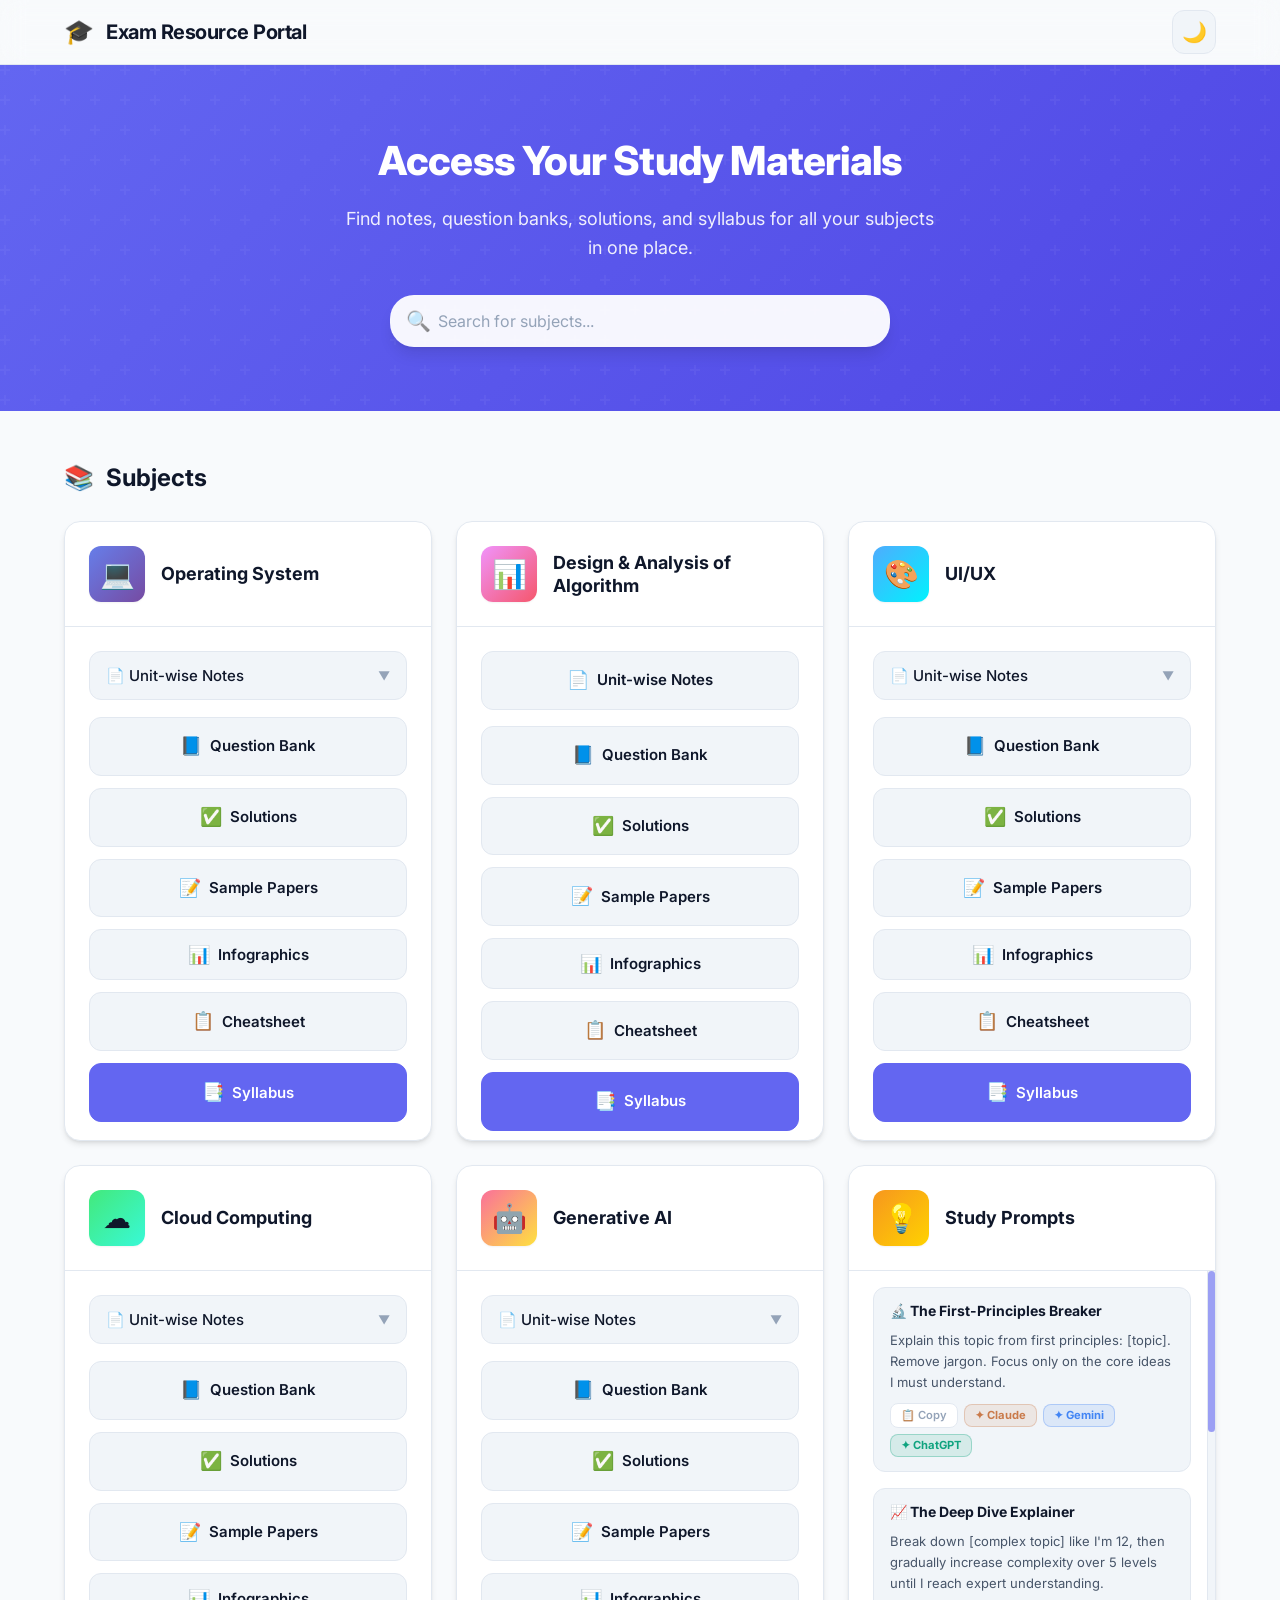
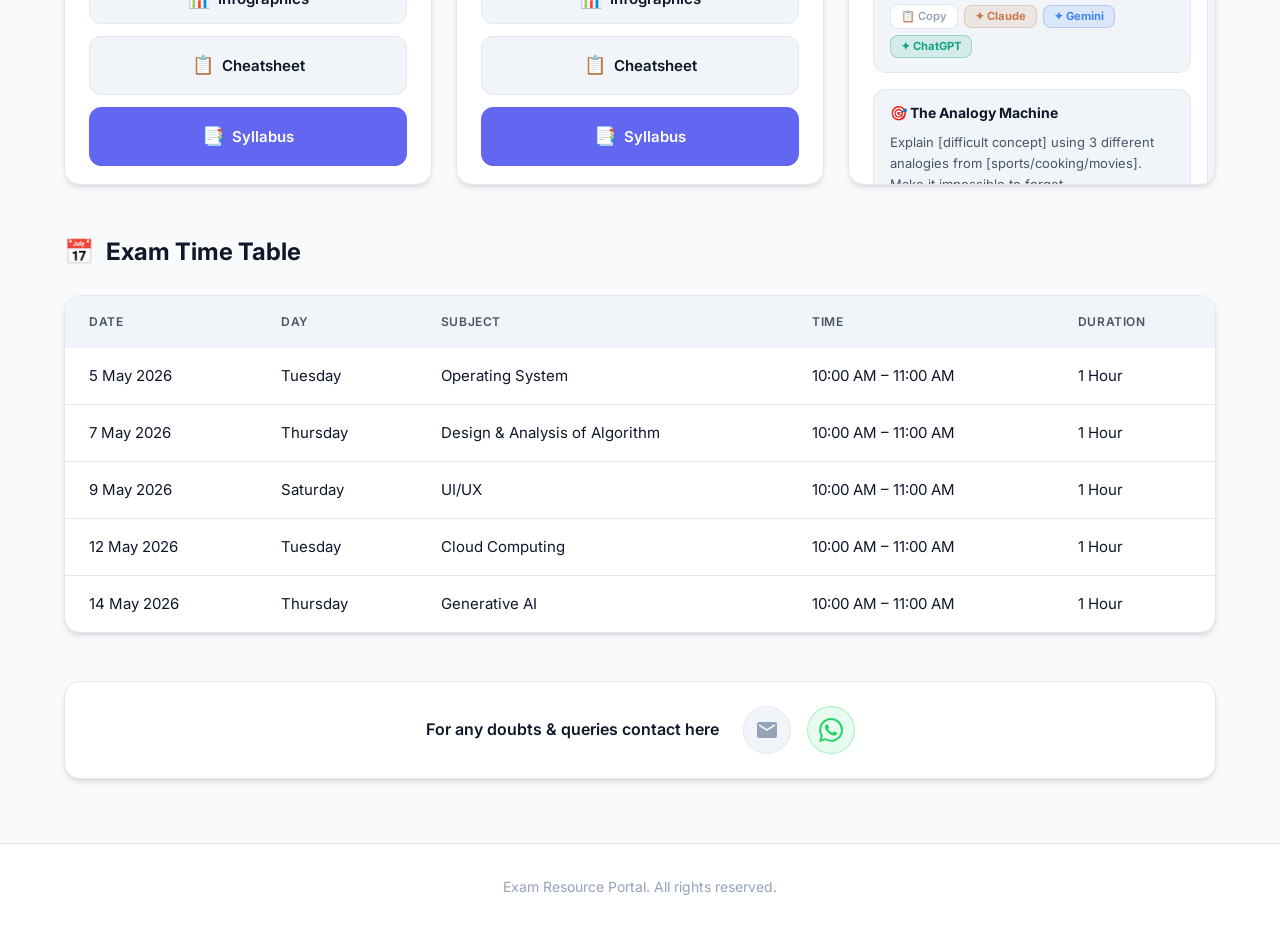
<file: index.html>
<!DOCTYPE html>
<html lang="en">
<head>
    <!-- Google tag (gtag.js) -->
    <script async src="https://www.googletagmanager.com/gtag/js?id=G-FMNZ4J5W1L"></script>
    <script>
        window.dataLayer = window.dataLayer || [];
        function gtag(){dataLayer.push(arguments);}
        gtag('js', new Date());
        gtag('config', 'G-FMNZ4J5W1L');
    </script>
    <meta charset="UTF-8">
    <meta name="viewport" content="width=device-width, initial-scale=1.0">
    <title>Exam Resource Portal</title>
    <link rel="stylesheet" href="style.css">
    <link href="https://fonts.googleapis.com/css2?family=Inter:wght@300;400;500;600;700&display=swap" rel="stylesheet">
    <base target="_blank">
</head>
<body>

    <!-- Navigation -->
    <nav class="navbar">
        <div class="container nav-container">
            <div class="logo">
                <span class="logo-icon">🎓</span>
                <span class="logo-text">Exam Resource Portal</span>
            </div>
            <div class="nav-right">
                <button class="theme-toggle" id="themeToggle" aria-label="Toggle Dark Mode">
                    <span class="toggle-icon">🌙</span>
                </button>
            </div>
        </div>
    </nav>

    <!-- Hero Section -->
    <header class="hero">
        <div class="container">
            <h1 class="hero-title">Access Your Study Materials</h1>
            <p class="hero-subtitle">Find notes, question banks, solutions, and syllabus for all your subjects in one place.</p>
            <div class="search-container">
                <span class="search-icon">🔍</span>
                <input type="text" class="search-input" id="searchInput" placeholder="Search for subjects..." autocomplete="off">
            </div>
        </div>
    </header>

    <!-- Main Content -->
    <main class="main-content">
        <div class="container">

            <!-- Subjects Section -->
            <section class="section subjects-section">
                <div class="section-header">
                    <span class="section-icon">📚</span>
                    <h2 class="section-title">Subjects</h2>
                </div>

                <div class="subjects-grid" id="subjectsGrid">

                    <!-- Operating System -->
                    <article class="subject-card" data-subject="Operating System">
                        <div class="card-header">
                            <div class="card-icon" style="background: linear-gradient(135deg, #667eea 0%, #764ba2 100%);">💻</div>
                            <h3 class="card-title">Operating System</h3>
                        </div>
                        <div class="card-body">
                            <div class="dropdown">
                                <button class="dropdown-toggle">
                                    <span>📄 Unit-wise Notes</span>
                                    <span class="dropdown-arrow">▼</span>
                                </button>
                                <div class="dropdown-menu">
                                    <a href="https://drive.google.com/file/d/1qBLNcSwSziQlmcyKF1iRG1-8DoF7hP5V/preview" class="resource-link" target="_blank"><span class="link-icon">📄</span><span>Unit 1</span></a>
                                    <a href="https://drive.google.com/file/d/1DqERydNwQFDofe_TtxA8O2XoRjmhYsTN/preview" class="resource-link" target="_blank"><span class="link-icon">📄</span><span>Unit 2</span></a>
                                    <a href="https://drive.google.com/file/d/1ZEoVX1JftN-TFlbmJFqRCcpRvPLErC0K/preview" class="resource-link" target="_blank"><span class="link-icon">📄</span><span>Unit 3</span></a>
                                    <a href="https://drive.google.com/file/d/1A9YbNXn-3eOzLy7O5HNvKVQDJW7BabB0/preview" class="resource-link" target="_blank"><span class="link-icon">📄</span><span>Unit 4</span></a>
                                </div>
                            </div>
                            <div class="button-group">
                                <a href="https://drive.google.com/file/d/1naEOp186TJYGkHqIwtWeJE8G0gqpr4CA/preview" class="btn btn-secondary" target="_blank"><span class="btn-icon">📘</span><span>Question Bank</span></a>
                                <a href="https://drive.google.com/file/d/1tVx6E9q3RaKy5y-Pc3A8MKt7WuE6LOk9/preview" class="btn btn-secondary" target="_blank"><span class="btn-icon">✅</span><span>Solutions</span></a>
                                <a href="https://drive.google.com/file/d/134ceHTUjL3OGp9yGs4qUu6BEa69Yv40v/preview" class="btn btn-secondary" target="_blank"><span class="btn-icon">📝</span><span>Sample Papers</span></a>
                                <button class="btn btn-secondary infographic-toggle" data-subject="os"><span class="btn-icon">📊</span><span>Infographics</span></button>
                                <a href="os.html" class="btn btn-secondary" target="_blank"><span class="btn-icon">📋</span><span>Cheatsheet</span></a>
                                <a href="https://drive.google.com/file/d/1rrJrpmGPV1Sia5zUhJmdO0Q4ldQsZ97U/preview" class="btn btn-primary" target="_blank"><span class="btn-icon">📑</span><span>Syllabus</span></a>
                            </div>
                        </div>
                    </article>

                    <!-- DAA -->
                    <article class="subject-card" data-subject="Design & Analysis of Algorithm">
                        <div class="card-header">
                            <div class="card-icon" style="background: linear-gradient(135deg, #f093fb 0%, #f5576c 100%);">📊</div>
                            <h3 class="card-title">Design & Analysis of Algorithm</h3>
                        </div>
                        <div class="card-body">
                            <a href="https://drive.google.com/file/d/1rQ9vcRe7QX8g8gwruizWOGCw6rMChOkY/preview" class="btn btn-secondary" target="_blank"><span class="btn-icon">📄</span><span>Unit-wise Notes</span></a>
                            <div class="button-group">
                                <a href="https://drive.google.com/file/d/1BgruikRb5Wu0xOxtn16FI7GiD0jKD7fp/preview" class="btn btn-secondary" target="_blank"><span class="btn-icon">📘</span><span>Question Bank</span></a>
                                <a href="https://drive.google.com/file/d/15QzdrHWyoZs367U7Ck1Kmgm_AiyHG5FS/preview" class="btn btn-secondary" target="_blank"><span class="btn-icon">✅</span><span>Solutions</span></a>
                                <a href="https://drive.google.com/file/d/1EZDx_CFU3zJaC0mjfJHiY7vQnBFAGxQ8/preview" class="btn btn-secondary" target="_blank"><span class="btn-icon">📝</span><span>Sample Papers</span></a>
                                <button class="btn btn-secondary infographic-toggle" data-subject="daa"><span class="btn-icon">📊</span><span>Infographics</span></button>
                                <a href="daa.html" class="btn btn-secondary" target="_blank"><span class="btn-icon">📋</span><span>Cheatsheet</span></a>
                                <a href="https://drive.google.com/file/d/1S8pnhZZjOAnTohxnZZ1bMlI0iSiMzF0w/preview" class="btn btn-primary" target="_blank"><span class="btn-icon">📑</span><span>Syllabus</span></a>
                            </div>
                        </div>
                    </article>

                    <!-- UI/UX -->
                    <article class="subject-card" data-subject="UI/UX">
                        <div class="card-header">
                            <div class="card-icon" style="background: linear-gradient(135deg, #4facfe 0%, #00f2fe 100%);">🎨</div>
                            <h3 class="card-title">UI/UX</h3>
                        </div>
                        <div class="card-body">
                            <div class="dropdown">
                                <button class="dropdown-toggle">
                                    <span>📄 Unit-wise Notes</span>
                                    <span class="dropdown-arrow">▼</span>
                                </button>
                                <div class="dropdown-menu">
                                    <a href="https://drive.google.com/file/d/1mvd0mEPiDMEg5RdM0u_bgumtXw63v1ov/preview" class="resource-link" target="_blank"><span class="link-icon">📄</span><span>Unit 1</span></a>
                                    <a href="https://drive.google.com/file/d/1cOduutL92Cxf3RlZkR8mJ67iZ7WJfOxt/preview" class="resource-link" target="_blank"><span class="link-icon">📄</span><span>Unit 2</span></a>
                                    <a href="https://drive.google.com/file/d/1P9cjgagsol3yot4ii09o4KprDkn0g9l7/preview" class="resource-link" target="_blank"><span class="link-icon">📄</span><span>Unit 3</span></a>
                                    <a href="https://drive.google.com/file/d/1qfdOqlSZx1Stia6fX6IZ2fKiBQWFRDVo/preview" class="resource-link" target="_blank"><span class="link-icon">📄</span><span>Unit 4</span></a>
                                </div>
                            </div>
                            <div class="button-group">
                                <a href="https://drive.google.com/file/d/1c1IVIcWFGTuxfuwjE4sZxWdsb_MACv3w/preview" class="btn btn-secondary" target="_blank"><span class="btn-icon">📘</span><span>Question Bank</span></a>
                                <a href="https://drive.google.com/file/d/1pwBEPBQnZelrR1LXViNbpR8FM9Q3eU11/preview" class="btn btn-secondary" target="_blank"><span class="btn-icon">✅</span><span>Solutions</span></a>
                                <a href="https://drive.google.com/file/d/1vFzjvOqs6tvPvvBGF4tqtWQjvlliSc3C/preview" class="btn btn-secondary" target="_blank"><span class="btn-icon">📝</span><span>Sample Papers</span></a>
                                <button class="btn btn-secondary infographic-toggle" data-subject="uiux"><span class="btn-icon">📊</span><span>Infographics</span></button>
                                <a href="uiux.html" class="btn btn-secondary" target="_blank"><span class="btn-icon">📋</span><span>Cheatsheet</span></a>
                                <a href="https://drive.google.com/file/d/1UYwMuyuE4QdBe-cg3pK38alJq1p9ZIda/preview" class="btn btn-primary" target="_blank"><span class="btn-icon">📑</span><span>Syllabus</span></a>
                            </div>
                        </div>
                    </article>

                    <!-- Cloud Computing -->
                    <article class="subject-card" data-subject="Cloud Computing">
                        <div class="card-header">
                            <div class="card-icon" style="background: linear-gradient(135deg, #43e97b 0%, #38f9d7 100%);">☁</div>
                            <h3 class="card-title">Cloud Computing</h3>
                        </div>
                        <div class="card-body">
                            <div class="dropdown">
                                <button class="dropdown-toggle">
                                    <span>📄 Unit-wise Notes</span>
                                    <span class="dropdown-arrow">▼</span>
                                </button>
                                <div class="dropdown-menu">
                                    <a href="https://drive.google.com/file/d/1syIYdTBe2_8f8Obx7R77wxget97NxIKN/preview" class="resource-link" target="_blank"><span class="link-icon">📄</span><span>Unit 1</span></a>
                                    <a href="https://drive.google.com/file/d/1r1S5cNUG5yiM63c43rR6p4UjctWPLqHZ/preview" class="resource-link" target="_blank"><span class="link-icon">📄</span><span>Unit 2</span></a>
                                    <a href="https://drive.google.com/file/d/1wP0o70Rz5anJE9IybmWDpl-GX9CWCKpz/preview" class="resource-link" target="_blank"><span class="link-icon">📄</span><span>Unit 3</span></a>
                                    <a href="https://drive.google.com/file/d/1GTzR2nLWOl-MaEPl2_GDXg5puB8sdxV0/preview" class="resource-link" target="_blank"><span class="link-icon">📄</span><span>Unit 4</span></a>
                                </div>
                            </div>
                            <div class="button-group">
                                <a href="https://drive.google.com/file/d/1rDDkhBsSyZhQ5JeNT-VAQ8xn5tfGB3Ez/preview" class="btn btn-secondary" target="_blank"><span class="btn-icon">📘</span><span>Question Bank</span></a>
                                <a href="https://drive.google.com/file/d/1tSKJT4pPQDE2JWocUkkYiLE8LFLAWtfz/preview" class="btn btn-secondary" target="_blank"><span class="btn-icon">✅</span><span>Solutions</span></a>
                                <a href="https://drive.google.com/file/d/19C9gTBCvHDgrw1rwnem4a9REXk0bfkhZ/preview" class="btn btn-secondary" target="_blank"><span class="btn-icon">📝</span><span>Sample Papers</span></a>
                                <button class="btn btn-secondary infographic-toggle" data-subject="cc"><span class="btn-icon">📊</span><span>Infographics</span></button>
                                <a href="cc.html" class="btn btn-secondary" target="_blank"><span class="btn-icon">📋</span><span>Cheatsheet</span></a>
                                <a href="https://drive.google.com/file/d/1lVsGHuctWHk9d8ps0l2xHmAwJcooGmeb/preview" class="btn btn-primary" target="_blank"><span class="btn-icon">📑</span><span>Syllabus</span></a>
                            </div>
                        </div>
                    </article>

                    <!-- Generative AI -->
                    <article class="subject-card" data-subject="Generative AI">
                        <div class="card-header">
                            <div class="card-icon" style="background: linear-gradient(135deg, #fa709a 0%, #fee140 100%);">🤖</div>
                            <h3 class="card-title">Generative AI</h3>
                        </div>
                        <div class="card-body">
                            <div class="dropdown">
                                <button class="dropdown-toggle">
                                    <span>📄 Unit-wise Notes</span>
                                    <span class="dropdown-arrow">▼</span>
                                </button>
                                <div class="dropdown-menu">
                                    <a href="https://drive.google.com/file/d/1jAsbcBA65jmbFAb4DckmC3SQzIbjGVLx/preview" target="_blank"><span class="link-icon">📄</span><span>Unit 1</span></a>
                                    <a href="https://drive.google.com/file/d/1w4_Qh7VOyq3fpcLEwmj7Ia7qJP-qqFq_/preview" target="_blank"><span class="link-icon">📄</span><span>Unit 2</span></a>
                                    <a href="https://drive.google.com/file/d/1_0GqTZyaj8tyrV0V1QOylUDD4IA_dGGN/preview" target="_blank"><span class="link-icon">📄</span><span>Unit 3</span></a>
                                    <a href="https://drive.google.com/file/d/1r2ayUkvW7SDusP-R6yFIVX7hyfQIGA96/preview" target="_blank"><span class="link-icon">📄</span><span>Unit 4</span></a>
                                </div>
                            </div>
                            <div class="button-group">
                                <a href="https://drive.google.com/file/d/1yCnRD5_dH8tJy_MD7UJ8C9r9qJbkaSmV/preview" class="btn btn-secondary" target="_blank"><span class="btn-icon">📘</span><span>Question Bank</span></a>
                                <a href="https://drive.google.com/file/d/1Pllleo3NQCvB7i8yXaNH1I-0pj-rKgvn/preview" class="btn btn-secondary" target="_blank"><span class="btn-icon">✅</span><span>Solutions</span></a>
                                <a href="https://drive.google.com/file/d/1NSgP0SVC_n988mlzf8cDOJB2N5RjkYWu/preview" class="btn btn-secondary" target="_blank"><span class="btn-icon">📝</span><span>Sample Papers</span></a>
                                <button class="btn btn-secondary infographic-toggle" data-subject="genai"><span class="btn-icon">📊</span><span>Infographics</span></button>
                                <a href="genai.html" class="btn btn-secondary" target="_blank"><span class="btn-icon">📋</span><span>Cheatsheet</span></a>
                                <a href="https://drive.google.com/file/d/1Jb_QWieI5DXBHeTJOgoMiRlCghjNQClA/preview" class="btn btn-primary" target="_blank"><span class="btn-icon">📑</span><span>Syllabus</span></a>
                            </div>
                        </div>
                    </article>

                    <!-- Study Prompts Card (6th card in grid) -->
                    <article class="subject-card study-prompts-card">
                        <div class="card-header">
                            <div class="card-icon" style="background: linear-gradient(135deg, #f7971e 0%, #ffd200 100%);">💡</div>
                            <h3 class="card-title">Study Prompts</h3>
                        </div>
                        <div class="card-body prompts-card-body">

                            <div class="prompts-scroll-area" id="promptsScrollArea">

                                <!-- Prompt 1 -->
                                <div class="prompt-item">
                                    <div class="prompt-item-title">🔬 The First-Principles Breaker</div>
                                    <div class="prompt-item-text">Explain this topic from first principles: [topic]. Remove jargon. Focus only on the core ideas I must understand.</div>
                                    <div class="prompt-item-actions">
                                        <button class="prompt-copy-btn" onclick="copyPromptItem(this)">📋 Copy</button>
                                        <a class="llm-btn llm-btn-claude" href="https://claude.ai/new" target="_blank" onclick="copyForLLM(this)">✦ Claude</a>
                                        <a class="llm-btn llm-btn-gemini" href="https://gemini.google.com/app" target="_blank" onclick="copyForLLM(this)">✦ Gemini</a>
                                        <a class="llm-btn llm-btn-chatgpt" href="https://chatgpt.com/" target="_blank" onclick="copyForLLM(this)">✦ ChatGPT</a>
                                    </div>
                                </div>

                                <!-- Prompt 2 -->
                                <div class="prompt-item">
                                    <div class="prompt-item-title">📈 The Deep Dive Explainer</div>
                                    <div class="prompt-item-text">Break down [complex topic] like I'm 12, then gradually increase complexity over 5 levels until I reach expert understanding.</div>
                                    <div class="prompt-item-actions">
                                        <button class="prompt-copy-btn" onclick="copyPromptItem(this)">📋 Copy</button>
                                        <a class="llm-btn llm-btn-claude" href="https://claude.ai/new" target="_blank" onclick="copyForLLM(this)">✦ Claude</a>
                                        <a class="llm-btn llm-btn-gemini" href="https://gemini.google.com/app" target="_blank" onclick="copyForLLM(this)">✦ Gemini</a>
                                        <a class="llm-btn llm-btn-chatgpt" href="https://chatgpt.com/" target="_blank" onclick="copyForLLM(this)">✦ ChatGPT</a>
                                    </div>
                                </div>

                                <!-- Prompt 3 -->
                                <div class="prompt-item">
                                    <div class="prompt-item-title">🎯 The Analogy Machine</div>
                                    <div class="prompt-item-text">Explain [difficult concept] using 3 different analogies from [sports/cooking/movies]. Make it impossible to forget.</div>
                                    <div class="prompt-item-actions">
                                        <button class="prompt-copy-btn" onclick="copyPromptItem(this)">📋 Copy</button>
                                        <a class="llm-btn llm-btn-claude" href="https://claude.ai/new" target="_blank" onclick="copyForLLM(this)">✦ Claude</a>
                                        <a class="llm-btn llm-btn-gemini" href="https://gemini.google.com/app" target="_blank" onclick="copyForLLM(this)">✦ Gemini</a>
                                        <a class="llm-btn llm-btn-chatgpt" href="https://chatgpt.com/" target="_blank" onclick="copyForLLM(this)">✦ ChatGPT</a>
                                    </div>
                                </div>

                                <!-- Prompt 4 -->
                                <div class="prompt-item">
                                    <div class="prompt-item-title">⚡ The Example Accelerator</div>
                                    <div class="prompt-item-text">Explain this concept using 3 examples. One simple, one practical, and one advanced. Keep explanations short and clear.</div>
                                    <div class="prompt-item-actions">
                                        <button class="prompt-copy-btn" onclick="copyPromptItem(this)">📋 Copy</button>
                                        <a class="llm-btn llm-btn-claude" href="https://claude.ai/new" target="_blank" onclick="copyForLLM(this)">✦ Claude</a>
                                        <a class="llm-btn llm-btn-gemini" href="https://gemini.google.com/app" target="_blank" onclick="copyForLLM(this)">✦ Gemini</a>
                                        <a class="llm-btn llm-btn-chatgpt" href="https://chatgpt.com/" target="_blank" onclick="copyForLLM(this)">✦ ChatGPT</a>
                                    </div>
                                </div>

                                <!-- Prompt 5 -->
                                <div class="prompt-item">
                                    <div class="prompt-item-title">🔒 The Memory Lock-In</div>
                                    <div class="prompt-item-text">Help me lock this information into memory: [topic]. Use mnemonics, analogies, or visuals. Keep it concise.</div>
                                    <div class="prompt-item-actions">
                                        <button class="prompt-copy-btn" onclick="copyPromptItem(this)">📋 Copy</button>
                                        <a class="llm-btn llm-btn-claude" href="https://claude.ai/new" target="_blank" onclick="copyForLLM(this)">✦ Claude</a>
                                        <a class="llm-btn llm-btn-gemini" href="https://gemini.google.com/app" target="_blank" onclick="copyForLLM(this)">✦ Gemini</a>
                                        <a class="llm-btn llm-btn-chatgpt" href="https://chatgpt.com/" target="_blank" onclick="copyForLLM(this)">✦ ChatGPT</a>
                                    </div>
                                </div>

                                <!-- Prompt 6 -->
                                <div class="prompt-item">
                                    <div class="prompt-item-title">🏛️ Memory Palace Builder</div>
                                    <div class="prompt-item-text">Help me create a vivid story connecting these [facts/formulas/vocab words] so I never forget them. Keep it concise.</div>
                                    <div class="prompt-item-actions">
                                        <button class="prompt-copy-btn" onclick="copyPromptItem(this)">📋 Copy</button>
                                        <a class="llm-btn llm-btn-claude" href="https://claude.ai/new" target="_blank" onclick="copyForLLM(this)">✦ Claude</a>
                                        <a class="llm-btn llm-btn-gemini" href="https://gemini.google.com/app" target="_blank" onclick="copyForLLM(this)">✦ Gemini</a>
                                        <a class="llm-btn llm-btn-chatgpt" href="https://chatgpt.com/" target="_blank" onclick="copyForLLM(this)">✦ ChatGPT</a>
                                    </div>
                                </div>

                                <!-- Prompt 7 -->
                                <div class="prompt-item">
                                    <div class="prompt-item-title">🌍 Real-World Connector</div>
                                    <div class="prompt-item-text">Show me 7 ways [concept I'm learning] applies to everyday situations. Use specific examples I can relate to.</div>
                                    <div class="prompt-item-actions">
                                        <button class="prompt-copy-btn" onclick="copyPromptItem(this)">📋 Copy</button>
                                        <a class="llm-btn llm-btn-claude" href="https://claude.ai/new" target="_blank" onclick="copyForLLM(this)">✦ Claude</a>
                                        <a class="llm-btn llm-btn-gemini" href="https://gemini.google.com/app" target="_blank" onclick="copyForLLM(this)">✦ Gemini</a>
                                        <a class="llm-btn llm-btn-chatgpt" href="https://chatgpt.com/" target="_blank" onclick="copyForLLM(this)">✦ ChatGPT</a>
                                    </div>
                                </div>

                                <!-- Prompt 8 -->
                                <div class="prompt-item">
                                    <div class="prompt-item-title">📝 The Smart Notes Generator</div>
                                    <div class="prompt-item-text">Convert this topic into simple notes. Topic: [topic]. Include: Key ideas. Simple definition. One real example per idea. Keep everything concise & easy to revise.</div>
                                    <div class="prompt-item-actions">
                                        <button class="prompt-copy-btn" onclick="copyPromptItem(this)">📋 Copy</button>
                                        <a class="llm-btn llm-btn-claude" href="https://claude.ai/new" target="_blank" onclick="copyForLLM(this)">✦ Claude</a>
                                        <a class="llm-btn llm-btn-gemini" href="https://gemini.google.com/app" target="_blank" onclick="copyForLLM(this)">✦ Gemini</a>
                                        <a class="llm-btn llm-btn-chatgpt" href="https://chatgpt.com/" target="_blank" onclick="copyForLLM(this)">✦ ChatGPT</a>
                                    </div>
                                </div>

                            </div><!-- end prompts-scroll-area -->

                            <!-- Custom scrollbar slider on right -->
                            <div class="prompts-scrollbar-track" id="scrollTrack">
                                <div class="prompts-scrollbar-thumb" id="scrollThumb"></div>
                            </div>

                        </div>
                    </article>

                </div>

                <!-- No Results Message -->
                <div class="no-results" id="noResults" style="display: none;">
                    <div class="no-results-icon">🔍</div>
                    <h3>No subjects found</h3>
                    <p>Try adjusting your search terms</p>
                </div>
            </section>

            <!-- Exam Time Table Section -->
            <section class="section timetable-section">
                <div class="section-header">
                    <span class="section-icon">📅</span>
                    <h2 class="section-title">Exam Time Table</h2>
                </div>
                <div class="table-wrapper">
                    <table class="timetable">
                        <thead>
                            <tr>
                                <th>Date</th>
                                <th>Day</th>
                                <th>Subject</th>
                                <th>Time</th>
                                <th>Duration</th>
                            </tr>
                        </thead>
                        <tbody>
                            <tr>
                                <td>5 May 2026</td>
                                <td>Tuesday</td>
                                <td>Operating System</td>
                                <td>10:00 AM – 11:00 AM</td>
                                <td>1 Hour</td>
                            </tr>
                            <tr>
                                <td>7 May 2026</td>
                                <td>Thursday</td>
                                <td>Design & Analysis of Algorithm</td>
                                <td>10:00 AM – 11:00 AM</td>
                                <td>1 Hour</td>
                            </tr>
                            <tr>
                                <td>9 May 2026</td>
                                <td>Saturday</td>
                                <td>UI/UX</td>
                                <td>10:00 AM – 11:00 AM</td>
                                <td>1 Hour</td>
                            </tr>
                            <tr>
                                <td>12 May 2026</td>
                                <td>Tuesday</td>
                                <td>Cloud Computing</td>
                                <td>10:00 AM – 11:00 AM</td>
                                <td>1 Hour</td>
                            </tr>
                            <tr>
                                <td>14 May 2026</td>
                                <td>Thursday</td>
                                <td>Generative AI</td>
                                <td>10:00 AM – 11:00 AM</td>
                                <td>1 Hour</td>
                            </tr>
                        </tbody>
                    </table>
                </div>
            </section>

            <!-- Contact Section -->
            <section class="section contact-section">
                <div class="contact-card">
                    <div class="contact-text">For any doubts &amp; queries contact here</div>
                    <div class="contact-icons">
                        <a href="mailto:arman.tamboli23@pccoepune.org" class="contact-icon-link email-link" aria-label="Email">
                            <svg class="contact-svg-icon" viewBox="0 0 24 24" fill="none" xmlns="http://www.w3.org/2000/svg">
                                <path d="M20 4H4C2.9 4 2.01 4.9 2.01 6L2 18C2 19.1 2.9 20 4 20H20C21.1 20 22 19.1 22 18V6C22 4.9 21.1 4 20 4ZM20 8L12 13L4 8V6L12 11L20 6V8Z" fill="currentColor"/>
                            </svg>
                        </a>
                        <a href="https://wa.me/918847712083" target="_blank" rel="noopener noreferrer" class="contact-icon-link whatsapp-link" aria-label="WhatsApp">
                            <svg class="contact-svg-icon" viewBox="0 0 24 24" fill="none" xmlns="http://www.w3.org/2000/svg">
                                <path fill-rule="evenodd" clip-rule="evenodd" d="M17.472 14.382c-.297-.149-1.758-.867-2.03-.967-.273-.099-.471-.148-.67.15-.197.297-.767.966-.94 1.164-.173.199-.347.223-.644.075-.297-.15-1.255-.463-2.39-1.475-.883-.788-1.48-1.761-1.653-2.059-.173-.297-.018-.458.13-.606.134-.133.298-.347.446-.52.149-.174.198-.298.298-.497.099-.198.05-.371-.025-.52-.075-.149-.669-1.612-.916-2.207-.242-.579-.487-.5-.669-.51-.173-.008-.371-.01-.57-.01-.198 0-.52.074-.792.372-.272.297-1.04 1.016-1.04 2.479 0 1.462 1.065 2.875 1.213 3.074.149.198 2.096 3.2 5.077 4.487.709.306 1.262.489 1.694.625.712.227 1.36.195 1.871.118.571-.085 1.758-.719 2.006-1.413.248-.694.248-1.289.173-1.413-.074-.124-.272-.198-.57-.347m-5.421 7.403h-.004a9.87 9.87 0 01-5.031-1.378l-.361-.214-3.741.982.998-3.648-.235-.374a9.86 9.86 0 01-1.51-5.26c.001-5.45 4.436-9.884 9.888-9.884 2.64 0 5.122 1.03 6.988 2.898a9.825 9.825 0 012.893 6.994c-.003 5.45-4.437 9.884-9.885 9.884m8.413-18.297A11.815 11.815 0 0012.05 0C5.495 0 .16 5.335.157 11.892c0 2.096.547 4.142 1.588 5.945L.057 24l6.305-1.654a11.882 11.882 0 005.683 1.448h.005c6.554 0 11.89-5.335 11.893-11.893a11.821 11.821 0 00-3.48-8.413z" fill="currentColor"/>
                            </svg>
                        </a>
                    </div>
                </div>
            </section>

        </div>
    </main>

    <!-- Infographic Modal Overlay -->
    <div class="infographic-modal" id="infographicModal">
        <div class="modal-backdrop"></div>
        <div class="modal-content">
            <button class="modal-close" id="modalClose">&times;</button>
            <h3 class="modal-title" id="modalTitle">Subject Infographics</h3>
            <div class="modal-images" id="modalImages"></div>
        </div>
    </div>

    <!-- Footer -->
    <footer class="footer">
        <div class="container">
            <p>Exam Resource Portal. All rights reserved.</p>
        </div>
    </footer>

    <script src="script.js"></script>

</body>
</html>
</file>
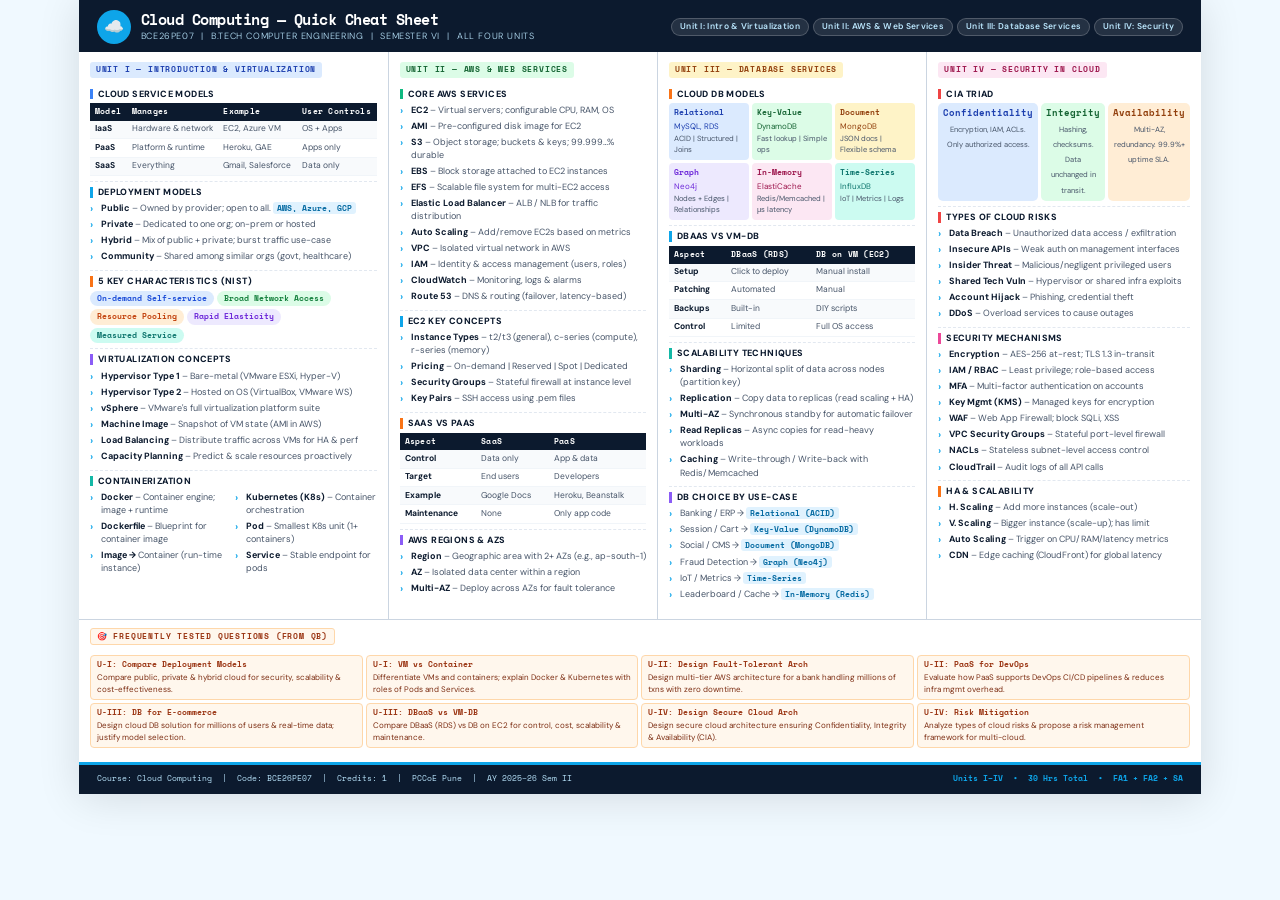
<file: cc.html>
<!DOCTYPE html>
<html lang="en">
<head>
<meta charset="UTF-8">
<meta name="viewport" content="width=device-width, initial-scale=1.0">
<title>Cloud Computing Cheat Sheet – BCE26PE07</title>
<link href="https://fonts.googleapis.com/css2?family=Space+Mono:wght@400;700&family=DM+Sans:wght@300;400;600;800&display=swap" rel="stylesheet">
<style>
  :root {
    --sky: #0ea5e9;
    --sky-dark: #0369a1;
    --sky-light: #bae6fd;
    --ink: #0c1a2e;
    --muted: #475569;
    --surface: #f0f9ff;
    --white: #ffffff;
    --accent: #f97316;
    --accent2: #10b981;
    --accent3: #8b5cf6;
    --accent4: #ef4444;
    --border: #cbd5e1;
    --tag-bg: #e0f2fe;
  }

  * { box-sizing: border-box; margin: 0; padding: 0; }

  body {
    font-family: 'DM Sans', sans-serif;
    background: var(--surface);
    color: var(--ink);
    font-size: 10.5px;
    line-height: 1.45;
  }

  @media print {
    body { background: white; }
    .page { box-shadow: none !important; }
  }

  .page {
    width: 297mm;
    min-height: 210mm;
    margin: 0 auto;
    background: white;
    box-shadow: 0 4px 40px rgba(0,0,0,0.12);
    display: grid;
    grid-template-rows: auto 1fr;
    overflow: hidden;
  }

  /* HEADER */
  header {
    background: var(--ink);
    color: white;
    padding: 10px 18px 8px;
    display: flex;
    align-items: center;
    justify-content: space-between;
    gap: 12px;
  }

  .header-left { display: flex; align-items: center; gap: 10px; }

  .cloud-icon {
    width: 34px; height: 34px;
    background: var(--sky);
    border-radius: 50%;
    display: flex; align-items: center; justify-content: center;
    font-size: 16px;
    flex-shrink: 0;
  }

  .title-block h1 {
    font-family: 'Space Mono', monospace;
    font-size: 15px;
    font-weight: 700;
    letter-spacing: -0.5px;
    line-height: 1.1;
    color: white;
  }

  .title-block p {
    font-size: 9px;
    color: var(--sky-light);
    font-weight: 300;
    letter-spacing: 0.6px;
    text-transform: uppercase;
    margin-top: 2px;
  }

  .unit-pills {
    display: flex; gap: 4px; flex-wrap: wrap; justify-content: flex-end;
  }

  .unit-pill {
    background: rgba(255,255,255,0.1);
    border: 1px solid rgba(255,255,255,0.2);
    border-radius: 20px;
    padding: 2px 8px;
    font-size: 8.5px;
    font-weight: 600;
    letter-spacing: 0.3px;
    color: var(--sky-light);
  }

  /* MAIN GRID */
  .grid {
    display: grid;
    grid-template-columns: 1.15fr 1fr 1fr 1fr;
    grid-template-rows: auto auto auto;
    gap: 0;
  }

  .card {
    padding: 9px 11px;
    border-right: 1px solid var(--border);
    border-bottom: 1px solid var(--border);
    position: relative;
  }

  .card:last-child { border-right: none; }

  .card-title {
    font-family: 'Space Mono', monospace;
    font-size: 8px;
    font-weight: 700;
    text-transform: uppercase;
    letter-spacing: 0.8px;
    padding: 2px 6px;
    border-radius: 3px;
    display: inline-block;
    margin-bottom: 6px;
  }

  .u1 .card-title { background: #dbeafe; color: #1e40af; }
  .u2 .card-title { background: #dcfce7; color: #166534; }
  .u3 .card-title { background: #fef3c7; color: #92400e; }
  .u4 .card-title { background: #fce7f3; color: #9d174d; }
  .span2 { grid-column: span 2; }
  .span4 { grid-column: span 4; border-right: none; }

  /* SECTION HEADERS */
  .sh {
    font-size: 9px;
    font-weight: 800;
    color: var(--ink);
    margin: 5px 0 3px;
    text-transform: uppercase;
    letter-spacing: 0.4px;
    border-left: 3px solid;
    padding-left: 5px;
    line-height: 1.2;
  }

  .sh-blue { border-color: #3b82f6; }
  .sh-green { border-color: #10b981; }
  .sh-orange { border-color: #f97316; }
  .sh-purple { border-color: #8b5cf6; }
  .sh-red { border-color: #ef4444; }
  .sh-sky { border-color: #0ea5e9; }
  .sh-pink { border-color: #ec4899; }
  .sh-teal { border-color: #14b8a6; }

  /* LISTS */
  ul.clean { list-style: none; padding: 0; }
  ul.clean li {
    padding: 1.5px 0 1.5px 11px;
    position: relative;
    color: var(--muted);
    font-size: 9px;
  }
  ul.clean li::before {
    content: "›";
    position: absolute;
    left: 0;
    color: var(--sky);
    font-weight: 700;
    font-size: 10px;
    line-height: 1.3;
  }
  ul.clean li strong { color: var(--ink); font-weight: 700; }
  ul.clean li .tag {
    background: var(--tag-bg);
    color: var(--sky-dark);
    padding: 0px 4px;
    border-radius: 3px;
    font-size: 8px;
    font-weight: 600;
    font-family: 'Space Mono', monospace;
  }

  /* COMPARISON TABLE */
  .mini-table {
    width: 100%;
    border-collapse: collapse;
    font-size: 8.5px;
    margin-top: 4px;
  }
  .mini-table th {
    background: var(--ink);
    color: white;
    padding: 3px 5px;
    font-weight: 700;
    font-family: 'Space Mono', monospace;
    font-size: 8px;
    text-align: left;
    letter-spacing: 0.3px;
  }
  .mini-table td {
    padding: 2.5px 5px;
    border-bottom: 1px solid #f1f5f9;
    color: var(--muted);
    vertical-align: top;
  }
  .mini-table tr:nth-child(even) td { background: #f8fafc; }
  .mini-table td:first-child { font-weight: 700; color: var(--ink); }

  /* CHIPS / BADGES */
  .chip-row { display: flex; flex-wrap: wrap; gap: 3px; margin-top: 4px; }
  .chip {
    padding: 2px 7px;
    border-radius: 12px;
    font-size: 8px;
    font-weight: 600;
    font-family: 'Space Mono', monospace;
  }
  .chip-blue { background: #dbeafe; color: #1d4ed8; }
  .chip-green { background: #dcfce7; color: #15803d; }
  .chip-orange { background: #ffedd5; color: #c2410c; }
  .chip-purple { background: #ede9fe; color: #6d28d9; }
  .chip-red { background: #fee2e2; color: #b91c1c; }
  .chip-teal { background: #ccfbf1; color: #0f766e; }
  .chip-pink { background: #fce7f3; color: #9d174d; }
  .chip-sky { background: #e0f2fe; color: #0369a1; }

  /* FLOW DIAGRAM */
  .flow {
    display: flex;
    align-items: center;
    gap: 3px;
    margin: 4px 0;
    flex-wrap: wrap;
  }
  .flow-box {
    background: #f0f9ff;
    border: 1px solid #bae6fd;
    border-radius: 4px;
    padding: 3px 6px;
    font-size: 8px;
    font-weight: 700;
    color: #0369a1;
    text-align: center;
  }
  .flow-arrow { color: #94a3b8; font-size: 10px; font-weight: 700; }

  /* CIA Triangle */
  .cia-row {
    display: flex; gap: 3px; margin-top: 4px;
  }
  .cia-box {
    flex: 1;
    border-radius: 5px;
    padding: 4px 5px;
    text-align: center;
  }
  .cia-box .cia-title {
    font-size: 8.5px;
    font-weight: 800;
    font-family: 'Space Mono', monospace;
    display: block;
    margin-bottom: 1px;
  }
  .cia-box .cia-desc { font-size: 7.5px; color: var(--muted); }
  .cia-c { background: #dbeafe; color: #1e40af; }
  .cia-i { background: #dcfce7; color: #166534; }
  .cia-a { background: #ffedd5; color: #92400e; }

  /* DB comparison row */
  .db-grid {
    display: grid;
    grid-template-columns: repeat(3, 1fr);
    gap: 3px;
    margin-top: 4px;
  }
  .db-box {
    border-radius: 4px;
    padding: 4px 5px;
    font-size: 8px;
  }
  .db-box .db-name {
    font-family: 'Space Mono', monospace;
    font-weight: 700;
    font-size: 8px;
    display: block;
    margin-bottom: 2px;
  }
  .db-box .db-eg {
    font-size: 7.5px;
    color: var(--muted);
  }
  .db-rel { background: #dbeafe; color: #1e40af; }
  .db-kv  { background: #dcfce7; color: #166534; }
  .db-doc { background: #fef3c7; color: #92400e; }
  .db-grph{ background: #ede9fe; color: #6d28d9; }
  .db-imem{ background: #fce7f3; color: #9d174d; }
  .db-ts  { background: #ccfbf1; color: #0f766e; }

  /* FOOTER */
  footer {
    grid-column: span 4;
    background: var(--ink);
    color: var(--sky-light);
    display: flex;
    justify-content: space-between;
    align-items: center;
    padding: 5px 18px;
    font-size: 8px;
    font-family: 'Space Mono', monospace;
    border-top: 3px solid var(--sky);
  }

  .footer-right { color: var(--sky); font-weight: 700; }

  /* HOTQ box */
  .hotq-grid {
    display: grid;
    grid-template-columns: repeat(4, 1fr);
    gap: 3px;
    margin-top: 4px;
  }
  .hotq-item {
    background: #fff7ed;
    border: 1px solid #fed7aa;
    border-radius: 4px;
    padding: 4px 6px;
    font-size: 8px;
    color: #7c2d12;
  }
  .hotq-item strong {
    display: block;
    font-family: 'Space Mono', monospace;
    font-size: 7.5px;
    color: #9a3412;
    margin-bottom: 1px;
  }

  /* divider line within card */
  .div-line {
    border: none;
    border-top: 1px dashed #e2e8f0;
    margin: 5px 0;
  }

  /* two-col layout inside card */
  .two-col { display: grid; grid-template-columns: 1fr 1fr; gap: 4px; }
  .three-col { display: grid; grid-template-columns: 1fr 1fr 1fr; gap: 3px; }
</style>
</head>
<body>
<div class="page">
  <header>
    <div class="header-left">
      <div class="cloud-icon">☁️</div>
      <div class="title-block">
        <h1>Cloud Computing — Quick Cheat Sheet</h1>
        <p>BCE26PE07 &nbsp;|&nbsp; B.Tech Computer Engineering &nbsp;|&nbsp; Semester VI &nbsp;|&nbsp; All Four Units</p>
      </div>
    </div>
    <div class="unit-pills">
      <span class="unit-pill">Unit I: Intro &amp; Virtualization</span>
      <span class="unit-pill">Unit II: AWS &amp; Web Services</span>
      <span class="unit-pill">Unit III: Database Services</span>
      <span class="unit-pill">Unit IV: Security</span>
    </div>
  </header>

  <div class="grid">

    <!-- ====== UNIT I COL 1 – Wide ====== -->
    <div class="card u1">
      <span class="card-title">Unit I — Introduction &amp; Virtualization</span>

      <p class="sh sh-blue">Cloud Service Models</p>
      <table class="mini-table">
        <tr>
          <th>Model</th><th>Manages</th><th>Example</th><th>User Controls</th>
        </tr>
        <tr><td>IaaS</td><td>Hardware &amp; network</td><td>EC2, Azure VM</td><td>OS + Apps</td></tr>
        <tr><td>PaaS</td><td>Platform &amp; runtime</td><td>Heroku, GAE</td><td>Apps only</td></tr>
        <tr><td>SaaS</td><td>Everything</td><td>Gmail, Salesforce</td><td>Data only</td></tr>
      </table>

      <hr class="div-line">
      <p class="sh sh-sky">Deployment Models</p>
      <ul class="clean">
        <li><strong>Public</strong> – Owned by provider; open to all. <span class="tag">AWS, Azure, GCP</span></li>
        <li><strong>Private</strong> – Dedicated to one org; on-prem or hosted</li>
        <li><strong>Hybrid</strong> – Mix of public + private; burst traffic use-case</li>
        <li><strong>Community</strong> – Shared among similar orgs (govt, healthcare)</li>
      </ul>

      <hr class="div-line">
      <p class="sh sh-orange">5 Key Characteristics (NIST)</p>
      <div class="chip-row">
        <span class="chip chip-blue">On-demand Self-service</span>
        <span class="chip chip-green">Broad Network Access</span>
        <span class="chip chip-orange">Resource Pooling</span>
        <span class="chip chip-purple">Rapid Elasticity</span>
        <span class="chip chip-teal">Measured Service</span>
      </div>

      <hr class="div-line">
      <p class="sh sh-purple">Virtualization Concepts</p>
      <ul class="clean">
        <li><strong>Hypervisor Type 1</strong> – Bare-metal (VMware ESXi, Hyper-V)</li>
        <li><strong>Hypervisor Type 2</strong> – Hosted on OS (VirtualBox, VMware WS)</li>
        <li><strong>vSphere</strong> – VMware's full virtualization platform suite</li>
        <li><strong>Machine Image</strong> – Snapshot of VM state (AMI in AWS)</li>
        <li><strong>Load Balancing</strong> – Distribute traffic across VMs for HA &amp; perf</li>
        <li><strong>Capacity Planning</strong> – Predict &amp; scale resources proactively</li>
      </ul>

      <hr class="div-line">
      <p class="sh sh-teal">Containerization</p>
      <div class="two-col">
        <ul class="clean">
          <li><strong>Docker</strong> – Container engine; image + runtime</li>
          <li><strong>Dockerfile</strong> – Blueprint for container image</li>
          <li><strong>Image →</strong> Container (run-time instance)</li>
        </ul>
        <ul class="clean">
          <li><strong>Kubernetes (K8s)</strong> – Container orchestration</li>
          <li><strong>Pod</strong> – Smallest K8s unit (1+ containers)</li>
          <li><strong>Service</strong> – Stable endpoint for pods</li>
        </ul>
      </div>
    </div>

    <!-- ====== UNIT II ====== -->
    <div class="card u2">
      <span class="card-title">Unit II — AWS &amp; Web Services</span>

      <p class="sh sh-green">Core AWS Services</p>
      <ul class="clean">
        <li><strong>EC2</strong> – Virtual servers; configurable CPU, RAM, OS</li>
        <li><strong>AMI</strong> – Pre-configured disk image for EC2</li>
        <li><strong>S3</strong> – Object storage; buckets &amp; keys; 99.999…% durable</li>
        <li><strong>EBS</strong> – Block storage attached to EC2 instances</li>
        <li><strong>EFS</strong> – Scalable file system for multi-EC2 access</li>
        <li><strong>Elastic Load Balancer</strong> – ALB / NLB for traffic distribution</li>
        <li><strong>Auto Scaling</strong> – Add/remove EC2s based on metrics</li>
        <li><strong>VPC</strong> – Isolated virtual network in AWS</li>
        <li><strong>IAM</strong> – Identity &amp; access management (users, roles)</li>
        <li><strong>CloudWatch</strong> – Monitoring, logs &amp; alarms</li>
        <li><strong>Route 53</strong> – DNS &amp; routing (failover, latency-based)</li>
      </ul>

      <hr class="div-line">
      <p class="sh sh-sky">EC2 Key Concepts</p>
      <ul class="clean">
        <li><strong>Instance Types</strong> – t2/t3 (general), c-series (compute), r-series (memory)</li>
        <li><strong>Pricing</strong> – On-demand | Reserved | Spot | Dedicated</li>
        <li><strong>Security Groups</strong> – Stateful firewall at instance level</li>
        <li><strong>Key Pairs</strong> – SSH access using .pem files</li>
      </ul>

      <hr class="div-line">
      <p class="sh sh-orange">SaaS vs PaaS</p>
      <table class="mini-table">
        <tr><th>Aspect</th><th>SaaS</th><th>PaaS</th></tr>
        <tr><td>Control</td><td>Data only</td><td>App &amp; data</td></tr>
        <tr><td>Target</td><td>End users</td><td>Developers</td></tr>
        <tr><td>Example</td><td>Google Docs</td><td>Heroku, Beanstalk</td></tr>
        <tr><td>Maintenance</td><td>None</td><td>Only app code</td></tr>
      </table>

      <hr class="div-line">
      <p class="sh sh-purple">AWS Regions &amp; AZs</p>
      <ul class="clean">
        <li><strong>Region</strong> – Geographic area with 2+ AZs (e.g., ap-south-1)</li>
        <li><strong>AZ</strong> – Isolated data center within a region</li>
        <li><strong>Multi-AZ</strong> – Deploy across AZs for fault tolerance</li>
      </ul>
    </div>

    <!-- ====== UNIT III ====== -->
    <div class="card u3">
      <span class="card-title">Unit III — Database Services</span>

      <p class="sh sh-orange">Cloud DB Models</p>
      <div class="db-grid">
        <div class="db-box db-rel">
          <span class="db-name">Relational</span>
          MySQL, RDS<br>
          <span class="db-eg">ACID | Structured | Joins</span>
        </div>
        <div class="db-box db-kv">
          <span class="db-name">Key-Value</span>
          DynamoDB<br>
          <span class="db-eg">Fast lookup | Simple ops</span>
        </div>
        <div class="db-box db-doc">
          <span class="db-name">Document</span>
          MongoDB<br>
          <span class="db-eg">JSON docs | Flexible schema</span>
        </div>
        <div class="db-box db-grph">
          <span class="db-name">Graph</span>
          Neo4j<br>
          <span class="db-eg">Nodes + Edges | Relationships</span>
        </div>
        <div class="db-box db-imem">
          <span class="db-name">In-Memory</span>
          ElastiCache<br>
          <span class="db-eg">Redis/Memcached | μs latency</span>
        </div>
        <div class="db-box db-ts">
          <span class="db-name">Time-Series</span>
          InfluxDB<br>
          <span class="db-eg">IoT | Metrics | Logs</span>
        </div>
      </div>

      <hr class="div-line">
      <p class="sh sh-sky">DBaaS vs VM-DB</p>
      <table class="mini-table">
        <tr><th>Aspect</th><th>DBaaS (RDS)</th><th>DB on VM (EC2)</th></tr>
        <tr><td>Setup</td><td>Click to deploy</td><td>Manual install</td></tr>
        <tr><td>Patching</td><td>Automated</td><td>Manual</td></tr>
        <tr><td>Backups</td><td>Built-in</td><td>DIY scripts</td></tr>
        <tr><td>Control</td><td>Limited</td><td>Full OS access</td></tr>
      </table>

      <hr class="div-line">
      <p class="sh sh-teal">Scalability Techniques</p>
      <ul class="clean">
        <li><strong>Sharding</strong> – Horizontal split of data across nodes (partition key)</li>
        <li><strong>Replication</strong> – Copy data to replicas (read scaling + HA)</li>
        <li><strong>Multi-AZ</strong> – Synchronous standby for automatic failover</li>
        <li><strong>Read Replicas</strong> – Async copies for read-heavy workloads</li>
        <li><strong>Caching</strong> – Write-through / Write-back with Redis/Memcached</li>
      </ul>

      <hr class="div-line">
      <p class="sh sh-purple">DB Choice by Use-Case</p>
      <ul class="clean">
        <li>Banking / ERP → <span class="tag">Relational (ACID)</span></li>
        <li>Session / Cart → <span class="tag">Key-Value (DynamoDB)</span></li>
        <li>Social / CMS → <span class="tag">Document (MongoDB)</span></li>
        <li>Fraud Detection → <span class="tag">Graph (Neo4j)</span></li>
        <li>IoT / Metrics → <span class="tag">Time-Series</span></li>
        <li>Leaderboard / Cache → <span class="tag">In-Memory (Redis)</span></li>
      </ul>
    </div>

    <!-- ====== UNIT IV ====== -->
    <div class="card u4" style="border-right:none">
      <span class="card-title">Unit IV — Security in Cloud</span>

      <p class="sh sh-red">CIA Triad</p>
      <div class="cia-row">
        <div class="cia-box cia-c">
          <span class="cia-title">Confidentiality</span>
          <span class="cia-desc">Encryption, IAM, ACLs. Only authorized access.</span>
        </div>
        <div class="cia-box cia-i">
          <span class="cia-title">Integrity</span>
          <span class="cia-desc">Hashing, checksums. Data unchanged in transit.</span>
        </div>
        <div class="cia-box cia-a">
          <span class="cia-title">Availability</span>
          <span class="cia-desc">Multi-AZ, redundancy. 99.9%+ uptime SLA.</span>
        </div>
      </div>

      <hr class="div-line">
      <p class="sh sh-red">Types of Cloud Risks</p>
      <ul class="clean">
        <li><strong>Data Breach</strong> – Unauthorized data access / exfiltration</li>
        <li><strong>Insecure APIs</strong> – Weak auth on management interfaces</li>
        <li><strong>Insider Threat</strong> – Malicious/negligent privileged users</li>
        <li><strong>Shared Tech Vuln</strong> – Hypervisor or shared infra exploits</li>
        <li><strong>Account Hijack</strong> – Phishing, credential theft</li>
        <li><strong>DDoS</strong> – Overload services to cause outages</li>
      </ul>

      <hr class="div-line">
      <p class="sh sh-pink">Security Mechanisms</p>
      <ul class="clean">
        <li><strong>Encryption</strong> – AES-256 at-rest; TLS 1.3 in-transit</li>
        <li><strong>IAM / RBAC</strong> – Least privilege; role-based access</li>
        <li><strong>MFA</strong> – Multi-factor authentication on accounts</li>
        <li><strong>Key Mgmt (KMS)</strong> – Managed keys for encryption</li>
        <li><strong>WAF</strong> – Web App Firewall; block SQLi, XSS</li>
        <li><strong>VPC Security Groups</strong> – Stateful port-level firewall</li>
        <li><strong>NACLs</strong> – Stateless subnet-level access control</li>
        <li><strong>CloudTrail</strong> – Audit logs of all API calls</li>
      </ul>

      <hr class="div-line">
      <p class="sh sh-orange">HA &amp; Scalability</p>
      <ul class="clean">
        <li><strong>H. Scaling</strong> – Add more instances (scale-out)</li>
        <li><strong>V. Scaling</strong> – Bigger instance (scale-up); has limit</li>
        <li><strong>Auto Scaling</strong> – Trigger on CPU/RAM/latency metrics</li>
        <li><strong>CDN</strong> – Edge caching (CloudFront) for global latency</li>
      </ul>
    </div>

    <!-- ====== HOT EXAM QUESTIONS ROW ====== -->
    <div class="card span4" style="border-right:none; border-bottom:none; padding:8px 11px 6px;">
      <span class="card-title" style="background:#fff7ed; color:#9a3412; border: 1px solid #fed7aa;">🎯 Frequently Tested Questions (from QB)</span>
      <div class="hotq-grid">
        <div class="hotq-item">
          <strong>U-I: Compare Deployment Models</strong>
          Compare public, private &amp; hybrid cloud for security, scalability &amp; cost-effectiveness.
        </div>
        <div class="hotq-item">
          <strong>U-I: VM vs Container</strong>
          Differentiate VMs and containers; explain Docker &amp; Kubernetes with roles of Pods and Services.
        </div>
        <div class="hotq-item">
          <strong>U-II: Design Fault-Tolerant Arch</strong>
          Design multi-tier AWS architecture for a bank handling millions of txns with zero downtime.
        </div>
        <div class="hotq-item">
          <strong>U-II: PaaS for DevOps</strong>
          Evaluate how PaaS supports DevOps CI/CD pipelines &amp; reduces infra mgmt overhead.
        </div>
        <div class="hotq-item">
          <strong>U-III: DB for E-commerce</strong>
          Design cloud DB solution for millions of users &amp; real-time data; justify model selection.
        </div>
        <div class="hotq-item">
          <strong>U-III: DBaaS vs VM-DB</strong>
          Compare DBaaS (RDS) vs DB on EC2 for control, cost, scalability &amp; maintenance.
        </div>
        <div class="hotq-item">
          <strong>U-IV: Design Secure Cloud Arch</strong>
          Design secure cloud architecture ensuring Confidentiality, Integrity &amp; Availability (CIA).
        </div>
        <div class="hotq-item">
          <strong>U-IV: Risk Mitigation</strong>
          Analyze types of cloud risks &amp; propose a risk management framework for multi-cloud.
        </div>
      </div>
    </div>

    <footer>
      <span>Course: Cloud Computing &nbsp;|&nbsp; Code: BCE26PE07 &nbsp;|&nbsp; Credits: 1 &nbsp;|&nbsp; PCCoE Pune &nbsp;|&nbsp; AY 2025–26 Sem II</span>
      <span class="footer-right">Units I–IV &nbsp;•&nbsp; 30 Hrs Total &nbsp;•&nbsp; FA1 + FA2 + SA</span>
    </footer>

  </div>
</div>
</body>
</html>
</file>
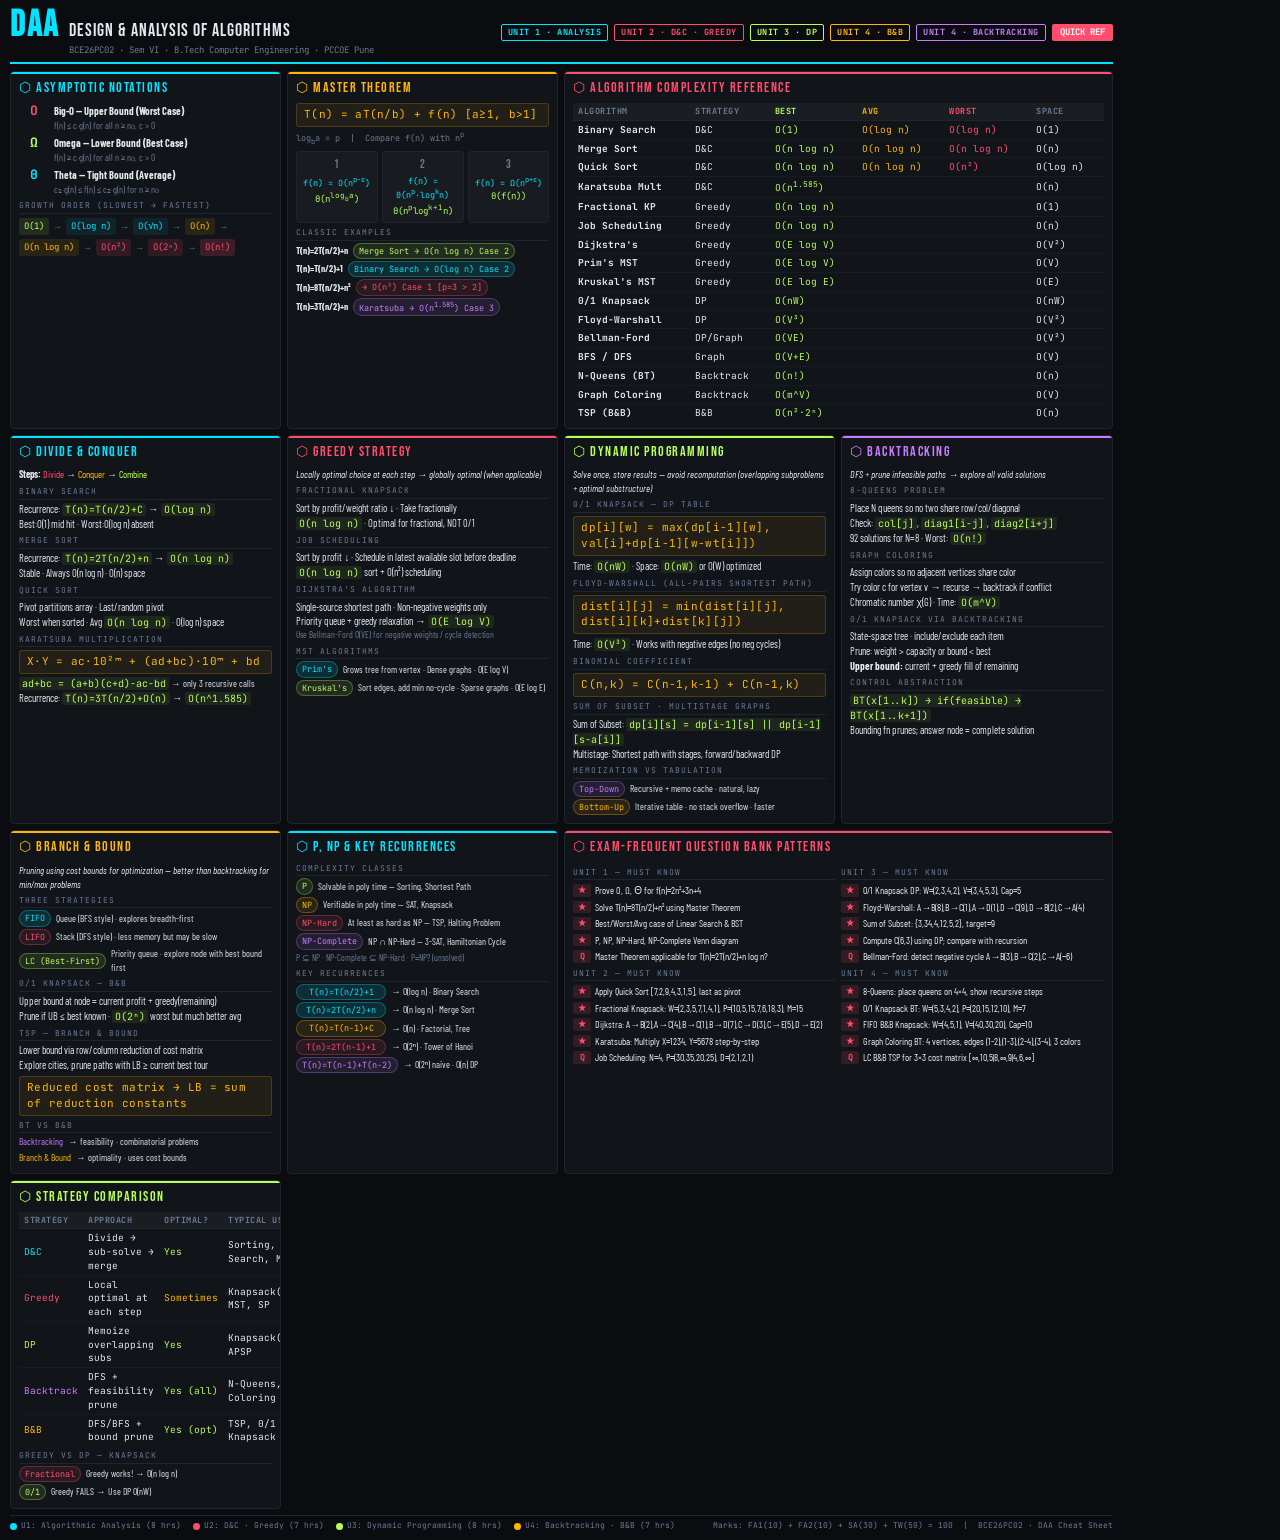
<file: daa.html>
<!DOCTYPE html>
<html lang="en">
<head>
<meta charset="UTF-8">
<meta name="viewport" content="width=device-width, initial-scale=1.0">
<title>DAA Cheat Sheet | BCE26PC02</title>
<link href="https://fonts.googleapis.com/css2?family=JetBrains+Mono:wght@400;700&family=Bebas+Neue&family=Barlow+Condensed:wght@400;600;700&display=swap" rel="stylesheet">
<style>
  :root {
    --bg: #0a0c10;
    --surface: #111419;
    --border: #1e2430;
    --accent1: #00e5ff;
    --accent2: #ff4d6d;
    --accent3: #b8ff57;
    --accent4: #ffb703;
    --accent5: #c77dff;
    --text: #e2e8f0;
    --muted: #6b7a96;
    --mono: 'JetBrains Mono', monospace;
    --display: 'Bebas Neue', sans-serif;
    --body: 'Barlow Condensed', sans-serif;
  }

  * { box-sizing: border-box; margin: 0; padding: 0; }

  body {
    background: var(--bg);
    color: var(--text);
    font-family: var(--body);
    font-size: 11.5px;
    line-height: 1.45;
    width: 297mm;
    min-height: 210mm;
    padding: 8px 10px;
    overflow-x: hidden;
  }

  /* ── HEADER ── */
  header {
    display: flex;
    align-items: center;
    justify-content: space-between;
    border-bottom: 2px solid var(--accent1);
    padding-bottom: 5px;
    margin-bottom: 7px;
    gap: 10px;
  }
  header .title-block { display: flex; align-items: baseline; gap: 10px; }
  header h1 { font-family: var(--display); font-size: 36px; letter-spacing: 2px; color: var(--accent1); line-height: 1; }
  header .sub { font-family: var(--mono); font-size: 9px; color: var(--muted); }
  header .badge {
    font-family: var(--mono); font-size: 9px;
    background: var(--accent2); color: #fff;
    padding: 2px 8px; border-radius: 2px; font-weight: 700;
  }
  header .tags { display: flex; gap: 6px; flex-wrap: wrap; align-items: center; }
  .tag {
    font-family: var(--mono); font-size: 8.5px;
    border: 1px solid; padding: 1px 6px; border-radius: 2px; font-weight: 700;
    text-transform: uppercase; letter-spacing: .5px;
  }
  .t1 { border-color: var(--accent1); color: var(--accent1); }
  .t2 { border-color: var(--accent2); color: var(--accent2); }
  .t3 { border-color: var(--accent3); color: var(--accent3); }
  .t4 { border-color: var(--accent4); color: var(--accent4); }
  .t5 { border-color: var(--accent5); color: var(--accent5); }

  /* ── GRID ── */
  .grid {
    display: grid;
    grid-template-columns: 1fr 1fr 1fr 1fr;
    gap: 6px;
  }
  .col2 { grid-column: span 2; }
  .col1 { grid-column: span 1; }

  /* ── CARD ── */
  .card {
    background: var(--surface);
    border: 1px solid var(--border);
    border-radius: 4px;
    padding: 6px 8px;
    position: relative;
    overflow: hidden;
  }
  .card::before {
    content: '';
    position: absolute; top: 0; left: 0; right: 0; height: 2px;
  }
  .card.c1::before { background: var(--accent1); }
  .card.c2::before { background: var(--accent2); }
  .card.c3::before { background: var(--accent3); }
  .card.c4::before { background: var(--accent4); }
  .card.c5::before { background: var(--accent5); }

  .card-title {
    font-family: var(--display);
    font-size: 14px;
    letter-spacing: 1.5px;
    margin-bottom: 5px;
    display: flex;
    align-items: center;
    gap: 6px;
  }
  .card-title.cyan  { color: var(--accent1); }
  .card-title.red   { color: var(--accent2); }
  .card-title.green { color: var(--accent3); }
  .card-title.gold  { color: var(--accent4); }
  .card-title.purple { color: var(--accent5); }

  /* ── CONTENT ── */
  .section-label {
    font-family: var(--mono); font-size: 8px;
    color: var(--muted); text-transform: uppercase; letter-spacing: 1px;
    margin: 4px 0 2px;
    border-bottom: 1px solid var(--border);
    padding-bottom: 1px;
  }
  p, li { font-size: 10.5px; color: var(--text); font-family: var(--body); line-height: 1.4; }
  ul { padding-left: 12px; }
  li { margin-bottom: 1px; }

  code {
    font-family: var(--mono);
    font-size: 10px;
    color: var(--accent3);
    background: rgba(184,255,87,.08);
    padding: 0 3px;
    border-radius: 2px;
  }

  .formula {
    font-family: var(--mono);
    font-size: 11px;
    color: var(--accent4);
    background: rgba(255,183,3,.07);
    border: 1px solid rgba(255,183,3,.2);
    border-radius: 3px;
    padding: 3px 7px;
    margin: 3px 0;
    display: block;
    letter-spacing: .3px;
  }

  /* ── COMPLEXITY TABLE ── */
  table { width: 100%; border-collapse: collapse; font-size: 10px; }
  th {
    font-family: var(--mono); font-size: 8.5px; font-weight: 700;
    background: rgba(255,255,255,.04);
    color: var(--muted); padding: 2px 5px;
    text-align: left; text-transform: uppercase; letter-spacing: .5px;
    border-bottom: 1px solid var(--border);
  }
  td { padding: 2px 5px; font-family: var(--mono); font-size: 9.5px; border-bottom: 1px solid rgba(255,255,255,.03); }
  tr:last-child td { border-bottom: none; }
  .best { color: var(--accent3); }
  .avg  { color: var(--accent4); }
  .worst{ color: var(--accent2); }
  .name-col { color: var(--text); font-weight: 700; }

  /* ── MASTER THEOREM BOX ── */
  .mt-cases { display: grid; grid-template-columns: 1fr 1fr 1fr; gap: 4px; margin-top: 4px; }
  .mt-case {
    background: rgba(255,255,255,.03);
    border: 1px solid var(--border);
    border-radius: 3px;
    padding: 4px 6px;
    text-align: center;
  }
  .mt-case .cnum { font-family: var(--display); font-size: 12px; color: var(--muted); }
  .mt-case .cond { font-family: var(--mono); font-size: 8.5px; color: var(--accent1); margin: 1px 0; }
  .mt-case .res  { font-family: var(--mono); font-size: 9px; color: var(--accent3); }

  /* ── NOTATION ROW ── */
  .notation-row { display: flex; gap: 5px; margin: 3px 0; align-items: flex-start; }
  .notation-sym {
    font-family: var(--mono); font-size: 13px; font-weight: 700;
    min-width: 30px; text-align: center; line-height: 1.2;
  }
  .notation-body { font-size: 10px; flex: 1; }
  .notation-body .nname { font-weight: 700; font-family: var(--body); font-size: 10.5px; }
  .notation-body .ndef  { color: var(--muted); font-size: 9.5px; }

  /* ── ALGO BADGE ── */
  .algo-row { display: flex; align-items: center; gap: 5px; margin: 2px 0; }
  .algo-name { font-weight: 700; font-family: var(--body); font-size: 10.5px; min-width: 100px; }
  .pill {
    font-family: var(--mono); font-size: 8.5px;
    padding: 1px 5px; border-radius: 10px;
    white-space: nowrap;
  }
  .pill-cyan   { background: rgba(0,229,255,.12); color: var(--accent1); border: 1px solid rgba(0,229,255,.3); }
  .pill-green  { background: rgba(184,255,87,.1); color: var(--accent3); border: 1px solid rgba(184,255,87,.3); }
  .pill-red    { background: rgba(255,77,109,.1); color: var(--accent2); border: 1px solid rgba(255,77,109,.3); }
  .pill-gold   { background: rgba(255,183,3,.1);  color: var(--accent4); border: 1px solid rgba(255,183,3,.3); }
  .pill-purple { background: rgba(199,125,255,.1);color: var(--accent5); border: 1px solid rgba(199,125,255,.3); }

  /* ── GROWTH RULER ── */
  .growth-ruler {
    display: flex; align-items: center;
    gap: 4px; margin: 4px 0; flex-wrap: wrap;
  }
  .gr-item {
    font-family: var(--mono); font-size: 9px;
    padding: 2px 5px; border-radius: 3px;
    display: flex; align-items: center; gap: 3px;
  }
  .arrow { color: var(--muted); font-size: 9px; }

  /* ── KEY QUESTIONS highlight ── */
  .kq { margin-top: 3px; }
  .kq-item {
    display: flex; align-items: flex-start; gap: 4px;
    margin-bottom: 2px; font-size: 10px;
  }
  .kq-num {
    font-family: var(--mono); font-size: 8.5px; font-weight: 700;
    background: rgba(255,77,109,.15); color: var(--accent2);
    padding: 0 3px; border-radius: 2px; min-width: 18px; text-align: center; margin-top: 1px;
    flex-shrink: 0;
  }

  /* ── FOOTER ── */
  footer {
    display: flex; justify-content: space-between; align-items: center;
    border-top: 1px solid var(--border); padding-top: 4px; margin-top: 6px;
    font-family: var(--mono); font-size: 8px; color: var(--muted);
  }
  .footer-units { display: flex; gap: 12px; }
  .fu { display: flex; align-items: center; gap: 4px; }
  .fu-dot { width: 7px; height: 7px; border-radius: 50%; }

  /* ── SEPARATOR ── */
  hr { border: none; border-top: 1px solid var(--border); margin: 4px 0; }

  @media print {
    body { width: 297mm; padding: 6px 8px; }
    * { -webkit-print-color-adjust: exact !important; print-color-adjust: exact !important; }
  }
</style>
</head>
<body>

<!-- HEADER -->
<header>
  <div class="title-block">
    <h1>DAA</h1>
    <div>
      <div style="font-family:'Bebas Neue',sans-serif; font-size:18px; color:var(--text); letter-spacing:1px;">Design &amp; Analysis of Algorithms</div>
      <div class="sub">BCE26PC02 · Sem VI · B.Tech Computer Engineering · PCCOE Pune</div>
    </div>
  </div>
  <div class="tags">
    <span class="tag t1">Unit 1 · Analysis</span>
    <span class="tag t2">Unit 2 · D&amp;C · Greedy</span>
    <span class="tag t3">Unit 3 · DP</span>
    <span class="tag t4">Unit 4 · B&amp;B</span>
    <span class="tag t5">Unit 4 · Backtracking</span>
    <span class="badge">QUICK REF</span>
  </div>
</header>

<!-- MAIN GRID -->
<div class="grid">

  <!-- ══ CARD 1: Asymptotic Notations ══ -->
  <div class="card c1 col1">
    <div class="card-title cyan">⬡ Asymptotic Notations</div>

    <div class="notation-row">
      <div class="notation-sym" style="color:var(--accent2)">O</div>
      <div class="notation-body">
        <div class="nname">Big-O — Upper Bound (Worst Case)</div>
        <div class="ndef">f(n) ≤ c·g(n) for all n ≥ n₀, c > 0</div>
      </div>
    </div>
    <div class="notation-row">
      <div class="notation-sym" style="color:var(--accent3)">Ω</div>
      <div class="notation-body">
        <div class="nname">Omega — Lower Bound (Best Case)</div>
        <div class="ndef">f(n) ≥ c·g(n) for all n ≥ n₀, c > 0</div>
      </div>
    </div>
    <div class="notation-row">
      <div class="notation-sym" style="color:var(--accent1)">Θ</div>
      <div class="notation-body">
        <div class="nname">Theta — Tight Bound (Average)</div>
        <div class="ndef">c₁·g(n) ≤ f(n) ≤ c₂·g(n) for n ≥ n₀</div>
      </div>
    </div>

    <div class="section-label">Growth Order (slowest → fastest)</div>
    <div class="growth-ruler">
      <div class="gr-item" style="background:rgba(184,255,87,.1);color:var(--accent3)">O(1)</div>
      <span class="arrow">→</span>
      <div class="gr-item" style="background:rgba(0,229,255,.08);color:var(--accent1)">O(log n)</div>
      <span class="arrow">→</span>
      <div class="gr-item" style="background:rgba(0,229,255,.08);color:var(--accent1)">O(√n)</div>
      <span class="arrow">→</span>
      <div class="gr-item" style="background:rgba(255,183,3,.1);color:var(--accent4)">O(n)</div>
      <span class="arrow">→</span>
      <div class="gr-item" style="background:rgba(255,183,3,.1);color:var(--accent4)">O(n log n)</div>
      <span class="arrow">→</span>
      <div class="gr-item" style="background:rgba(255,77,109,.12);color:var(--accent2)">O(n²)</div>
      <span class="arrow">→</span>
      <div class="gr-item" style="background:rgba(255,77,109,.12);color:var(--accent2)">O(2ⁿ)</div>
      <span class="arrow">→</span>
      <div class="gr-item" style="background:rgba(255,77,109,.18);color:var(--accent2)">O(n!)</div>
    </div>
  </div>

  <!-- ══ CARD 2: Master Theorem ══ -->
  <div class="card c4 col1">
    <div class="card-title gold">⬡ Master Theorem</div>
    <span class="formula">T(n) = aT(n/b) + f(n)   [a≥1, b>1]</span>
    <div style="font-family:var(--mono);font-size:8.5px;color:var(--muted);margin:2px 0 3px">
      log<sub>b</sub>a = p &nbsp;|&nbsp; Compare f(n) with n<sup>p</sup>
    </div>
    <div class="mt-cases">
      <div class="mt-case">
        <div class="cnum">1</div>
        <div class="cond">f(n) = O(n<sup>p−ε</sup>)</div>
        <div class="res">Θ(n<sup>log<sub>b</sub>a</sup>)</div>
      </div>
      <div class="mt-case">
        <div class="cnum">2</div>
        <div class="cond">f(n) = Θ(n<sup>p</sup>·log<sup>k</sup>n)</div>
        <div class="res">Θ(n<sup>p</sup>log<sup>k+1</sup>n)</div>
      </div>
      <div class="mt-case">
        <div class="cnum">3</div>
        <div class="cond">f(n) = Ω(n<sup>p+ε</sup>)</div>
        <div class="res">Θ(f(n))</div>
      </div>
    </div>
    <div class="section-label">Classic Examples</div>
    <div class="algo-row"><span class="algo-name" style="min-width:unset;font-size:9.5px">T(n)=2T(n/2)+n</span><span class="pill pill-green">Merge Sort → O(n log n) Case 2</span></div>
    <div class="algo-row"><span class="algo-name" style="min-width:unset;font-size:9.5px">T(n)=T(n/2)+1</span><span class="pill pill-cyan">Binary Search → O(log n) Case 2</span></div>
    <div class="algo-row"><span class="algo-name" style="min-width:unset;font-size:9.5px">T(n)=8T(n/2)+n²</span><span class="pill pill-red">→ O(n³) Case 1 [p=3 > 2]</span></div>
    <div class="algo-row"><span class="algo-name" style="min-width:unset;font-size:9.5px">T(n)=3T(n/2)+n</span><span class="pill pill-purple">Karatsuba → O(n<sup>1.585</sup>) Case 3</span></div>
  </div>

  <!-- ══ CARD 3: Complexity Table ══ -->
  <div class="card c2 col2">
    <div class="card-title red">⬡ Algorithm Complexity Reference</div>
    <table>
      <thead>
        <tr>
          <th>Algorithm</th><th>Strategy</th>
          <th class="best">Best</th><th class="avg">Avg</th><th class="worst">Worst</th>
          <th>Space</th>
        </tr>
      </thead>
      <tbody>
        <tr><td class="name-col">Binary Search</td><td>D&amp;C</td><td class="best">O(1)</td><td class="avg">O(log n)</td><td class="worst">O(log n)</td><td>O(1)</td></tr>
        <tr><td class="name-col">Merge Sort</td><td>D&amp;C</td><td class="best">O(n log n)</td><td class="avg">O(n log n)</td><td class="worst">O(n log n)</td><td>O(n)</td></tr>
        <tr><td class="name-col">Quick Sort</td><td>D&amp;C</td><td class="best">O(n log n)</td><td class="avg">O(n log n)</td><td class="worst">O(n²)</td><td>O(log n)</td></tr>
        <tr><td class="name-col">Karatsuba Mult</td><td>D&amp;C</td><td class="best" colspan="3">O(n<sup>1.585</sup>)</td><td>O(n)</td></tr>
        <tr><td class="name-col">Fractional KP</td><td>Greedy</td><td class="best" colspan="3">O(n log n)</td><td>O(1)</td></tr>
        <tr><td class="name-col">Job Scheduling</td><td>Greedy</td><td class="best" colspan="3">O(n log n)</td><td>O(n)</td></tr>
        <tr><td class="name-col">Dijkstra's</td><td>Greedy</td><td class="best" colspan="3">O(E log V)</td><td>O(V²)</td></tr>
        <tr><td class="name-col">Prim's MST</td><td>Greedy</td><td class="best" colspan="3">O(E log V)</td><td>O(V)</td></tr>
        <tr><td class="name-col">Kruskal's MST</td><td>Greedy</td><td class="best" colspan="3">O(E log E)</td><td>O(E)</td></tr>
        <tr><td class="name-col">0/1 Knapsack</td><td>DP</td><td class="best" colspan="3">O(nW)</td><td>O(nW)</td></tr>
        <tr><td class="name-col">Floyd-Warshall</td><td>DP</td><td class="best" colspan="3">O(V³)</td><td>O(V²)</td></tr>
        <tr><td class="name-col">Bellman-Ford</td><td>DP/Graph</td><td class="best" colspan="3">O(VE)</td><td>O(V²)</td></tr>
        <tr><td class="name-col">BFS / DFS</td><td>Graph</td><td class="best" colspan="3">O(V+E)</td><td>O(V)</td></tr>
        <tr><td class="name-col">N-Queens (BT)</td><td>Backtrack</td><td class="best" colspan="3">O(n!)</td><td>O(n)</td></tr>
        <tr><td class="name-col">Graph Coloring</td><td>Backtrack</td><td class="best" colspan="3">O(m^V)</td><td>O(V)</td></tr>
        <tr><td class="name-col">TSP (B&amp;B)</td><td>B&amp;B</td><td class="best" colspan="3">O(n²·2ⁿ)</td><td>O(n)</td></tr>
      </tbody>
    </table>
  </div>

  <!-- ══ CARD 4: Divide & Conquer ══ -->
  <div class="card c1 col1">
    <div class="card-title cyan">⬡ Divide &amp; Conquer</div>
    <div style="font-size:10px;margin-bottom:3px;">
      <strong>Steps:</strong> <span style="color:var(--accent2)">Divide</span> → <span style="color:var(--accent4)">Conquer</span> → <span style="color:var(--accent3)">Combine</span>
    </div>

    <div class="section-label">Binary Search</div>
    <p>Recurrence: <code>T(n)=T(n/2)+C</code> → <code>O(log n)</code></p>
    <p>Best:O(1) mid hit · Worst:O(log n) absent</p>

    <div class="section-label">Merge Sort</div>
    <p>Recurrence: <code>T(n)=2T(n/2)+n</code> → <code>O(n log n)</code></p>
    <p>Stable · Always O(n log n) · O(n) space</p>

    <div class="section-label">Quick Sort</div>
    <p>Pivot partitions array · Last/random pivot</p>
    <p>Worst when sorted · Avg <code>O(n log n)</code> · O(log n) space</p>

    <div class="section-label">Karatsuba Multiplication</div>
    <span class="formula">X·Y = ac·10²ᵐ + (ad+bc)·10ᵐ + bd</span>
    <p style="font-size:9.5px"><code>ad+bc = (a+b)(c+d)−ac−bd</code> → only 3 recursive calls</p>
    <p>Recurrence: <code>T(n)=3T(n/2)+O(n)</code> → <code>O(n^1.585)</code></p>
  </div>

  <!-- ══ CARD 5: Greedy ══ -->
  <div class="card c2 col1">
    <div class="card-title red">⬡ Greedy Strategy</div>
    <p style="font-size:10px;margin-bottom:3px;"><em>Locally optimal choice at each step → globally optimal (when applicable)</em></p>

    <div class="section-label">Fractional Knapsack</div>
    <p>Sort by profit/weight ratio ↓ · Take fractionally</p>
    <p><code>O(n log n)</code> · Optimal for fractional, NOT 0/1</p>

    <div class="section-label">Job Scheduling</div>
    <p>Sort by profit ↓ · Schedule in latest available slot before deadline</p>
    <p><code>O(n log n)</code> sort + O(n²) scheduling</p>

    <div class="section-label">Dijkstra's Algorithm</div>
    <p>Single-source shortest path · Non-negative weights only</p>
    <p>Priority queue + greedy relaxation → <code>O(E log V)</code></p>
    <p style="font-size:9px;color:var(--muted)">Use Bellman-Ford O(VE) for negative weights / cycle detection</p>

    <div class="section-label">MST Algorithms</div>
    <div class="algo-row">
      <span class="pill pill-cyan">Prim's</span>
      <span style="font-size:9.5px">Grows tree from vertex · Dense graphs · O(E log V)</span>
    </div>
    <div class="algo-row">
      <span class="pill pill-green">Kruskal's</span>
      <span style="font-size:9.5px">Sort edges, add min no-cycle · Sparse graphs · O(E log E)</span>
    </div>
  </div>

  <!-- ══ CARD 6: Dynamic Programming ══ -->
  <div class="card c3 col1">
    <div class="card-title green">⬡ Dynamic Programming</div>
    <p style="font-size:10px;margin-bottom:3px;"><em>Solve once, store results — avoid recomputation (overlapping subproblems + optimal substructure)</em></p>

    <div class="section-label">0/1 Knapsack — DP Table</div>
    <span class="formula">dp[i][w] = max(dp[i-1][w], val[i]+dp[i-1][w-wt[i]])</span>
    <p>Time: <code>O(nW)</code> · Space: <code>O(nW)</code> or O(W) optimized</p>

    <div class="section-label">Floyd-Warshall (All-Pairs Shortest Path)</div>
    <span class="formula">dist[i][j] = min(dist[i][j], dist[i][k]+dist[k][j])</span>
    <p>Time: <code>O(V³)</code> · Works with negative edges (no neg cycles)</p>

    <div class="section-label">Binomial Coefficient</div>
    <span class="formula">C(n,k) = C(n-1,k-1) + C(n-1,k)</span>

    <div class="section-label">Sum of Subset · Multistage Graphs</div>
    <p>Sum of Subset: <code>dp[i][s] = dp[i-1][s] || dp[i-1][s-a[i]]</code></p>
    <p>Multistage: Shortest path with stages, forward/backward DP</p>

    <div class="section-label">Memoization vs Tabulation</div>
    <div class="algo-row">
      <span class="pill pill-purple">Top-Down</span>
      <span style="font-size:9.5px">Recursive + memo cache · natural, lazy</span>
    </div>
    <div class="algo-row">
      <span class="pill pill-gold">Bottom-Up</span>
      <span style="font-size:9.5px">Iterative table · no stack overflow · faster</span>
    </div>
  </div>

  <!-- ══ CARD 7: Backtracking ══ -->
  <div class="card c5 col1">
    <div class="card-title purple">⬡ Backtracking</div>
    <p style="font-size:10px;margin-bottom:3px;"><em>DFS + prune infeasible paths → explore all valid solutions</em></p>

    <div class="section-label">8-Queens Problem</div>
    <p>Place N queens so no two share row/col/diagonal</p>
    <p>Check: <code>col[j]</code>, <code>diag1[i-j]</code>, <code>diag2[i+j]</code></p>
    <p>92 solutions for N=8 · Worst: <code>O(n!)</code></p>

    <div class="section-label">Graph Coloring</div>
    <p>Assign colors so no adjacent vertices share color</p>
    <p>Try color c for vertex v → recurse → backtrack if conflict</p>
    <p>Chromatic number χ(G) · Time: <code>O(m^V)</code></p>

    <div class="section-label">0/1 Knapsack via Backtracking</div>
    <p>State-space tree · include/exclude each item</p>
    <p>Prune: weight > capacity or bound < best</p>
    <p><strong>Upper bound:</strong> current + greedy fill of remaining</p>

    <div class="section-label">Control Abstraction</div>
    <p><code>BT(x[1..k]) → if(feasible) → BT(x[1..k+1])</code></p>
    <p>Bounding fn prunes; answer node = complete solution</p>
  </div>

  <!-- ══ CARD 8: Branch & Bound ══ -->
  <div class="card c4 col1">
    <div class="card-title gold">⬡ Branch &amp; Bound</div>
    <p style="font-size:10px;margin-bottom:3px;"><em>Pruning using cost bounds for optimization — better than backtracking for min/max problems</em></p>

    <div class="section-label">Three Strategies</div>
    <div class="algo-row">
      <span class="pill pill-cyan">FIFO</span>
      <span style="font-size:9.5px">Queue (BFS style) · explores breadth-first</span>
    </div>
    <div class="algo-row">
      <span class="pill pill-red">LIFO</span>
      <span style="font-size:9.5px">Stack (DFS style) · less memory but may be slow</span>
    </div>
    <div class="algo-row">
      <span class="pill pill-green">LC (Best-First)</span>
      <span style="font-size:9.5px">Priority queue · explore node with best bound first</span>
    </div>

    <div class="section-label">0/1 Knapsack — B&amp;B</div>
    <p>Upper bound at node = current profit + greedy(remaining)</p>
    <p>Prune if UB ≤ best known · <code>O(2ⁿ)</code> worst but much better avg</p>

    <div class="section-label">TSP — Branch &amp; Bound</div>
    <p>Lower bound via row/column reduction of cost matrix</p>
    <p>Explore cities, prune paths with LB ≥ current best tour</p>
    <span class="formula">Reduced cost matrix → LB = sum of reduction constants</span>

    <div class="section-label">BT vs B&amp;B</div>
    <div class="algo-row">
      <span style="font-size:9.5px;color:var(--accent5)">Backtracking</span>
      <span style="font-size:9.5px">→ feasibility · combinatorial problems</span>
    </div>
    <div class="algo-row">
      <span style="font-size:9.5px;color:var(--accent4)">Branch &amp; Bound</span>
      <span style="font-size:9.5px">→ optimality · uses cost bounds</span>
    </div>
  </div>

  <!-- ══ CARD 9: P/NP + Key Recurrences ══ -->
  <div class="card c1 col1">
    <div class="card-title cyan">⬡ P, NP &amp; Key Recurrences</div>
    <div class="section-label">Complexity Classes</div>
    <div class="algo-row">
      <span class="pill pill-green">P</span>
      <span style="font-size:9.5px">Solvable in poly time — Sorting, Shortest Path</span>
    </div>
    <div class="algo-row">
      <span class="pill pill-gold">NP</span>
      <span style="font-size:9.5px">Verifiable in poly time — SAT, Knapsack</span>
    </div>
    <div class="algo-row">
      <span class="pill pill-red">NP-Hard</span>
      <span style="font-size:9.5px">At least as hard as NP — TSP, Halting Problem</span>
    </div>
    <div class="algo-row">
      <span class="pill pill-purple">NP-Complete</span>
      <span style="font-size:9.5px">NP ∩ NP-Hard — 3-SAT, Hamiltonian Cycle</span>
    </div>
    <p style="font-size:9px;color:var(--muted);margin-top:2px">P ⊆ NP · NP-Complete ⊆ NP-Hard · P=NP? (unsolved)</p>

    <div class="section-label">Key Recurrences</div>
    <div class="algo-row"><span class="pill pill-cyan" style="min-width:90px;text-align:center">T(n)=T(n/2)+1</span><span style="font-size:9.5px">→ O(log n) · Binary Search</span></div>
    <div class="algo-row"><span class="pill pill-cyan" style="min-width:90px;text-align:center">T(n)=2T(n/2)+n</span><span style="font-size:9.5px">→ O(n log n) · Merge Sort</span></div>
    <div class="algo-row"><span class="pill pill-gold" style="min-width:90px;text-align:center">T(n)=T(n-1)+C</span><span style="font-size:9.5px">→ O(n) · Factorial, Tree</span></div>
    <div class="algo-row"><span class="pill pill-red" style="min-width:90px;text-align:center">T(n)=2T(n-1)+1</span><span style="font-size:9.5px">→ O(2ⁿ) · Tower of Hanoi</span></div>
    <div class="algo-row"><span class="pill pill-purple" style="min-width:90px;text-align:center">T(n)=T(n-1)+T(n-2)</span><span style="font-size:9.5px">→ O(2ⁿ) naive · O(n) DP</span></div>
  </div>

  <!-- ══ CARD 10: High-Frequency QB Questions ══ -->
  <div class="card c2 col2">
    <div class="card-title red">⬡ Exam-Frequent Question Bank Patterns</div>
    <div style="display:grid;grid-template-columns:1fr 1fr;gap:6px;">
      <div>
        <div class="section-label">Unit 1 — Must Know</div>
        <div class="kq">
          <div class="kq-item"><span class="kq-num">★</span><span>Prove O, Ω, Θ for f(n)=2n²+3n+4</span></div>
          <div class="kq-item"><span class="kq-num">★</span><span>Solve T(n)=8T(n/2)+n² using Master Theorem</span></div>
          <div class="kq-item"><span class="kq-num">★</span><span>Best/Worst/Avg case of Linear Search &amp; BST</span></div>
          <div class="kq-item"><span class="kq-num">★</span><span>P, NP, NP-Hard, NP-Complete Venn diagram</span></div>
          <div class="kq-item"><span class="kq-num">Q</span><span>Master Theorem applicable for T(n)=2T(n/2)+n log n?</span></div>
        </div>

        <div class="section-label">Unit 2 — Must Know</div>
        <div class="kq">
          <div class="kq-item"><span class="kq-num">★</span><span>Apply Quick Sort [7,2,9,4,3,1,5], last as pivot</span></div>
          <div class="kq-item"><span class="kq-num">★</span><span>Fractional Knapsack: W=(2,3,5,7,1,4,1), P=(10,5,15,7,6,18,3), M=15</span></div>
          <div class="kq-item"><span class="kq-num">★</span><span>Dijkstra: A→B(2),A→C(4),B→C(1),B→D(7),C→D(3),C→E(5),D→E(2)</span></div>
          <div class="kq-item"><span class="kq-num">★</span><span>Karatsuba: Multiply X=1234, Y=5678 step-by-step</span></div>
          <div class="kq-item"><span class="kq-num">Q</span><span>Job Scheduling: N=4, P=(30,35,20,25), D=(2,1,2,1)</span></div>
        </div>
      </div>
      <div>
        <div class="section-label">Unit 3 — Must Know</div>
        <div class="kq">
          <div class="kq-item"><span class="kq-num">★</span><span>0/1 Knapsack DP: W=(2,3,4,2), V=(3,4,5,3), Cap=5</span></div>
          <div class="kq-item"><span class="kq-num">★</span><span>Floyd-Warshall: A→B(8),B→C(1),A→D(1),D→C(9),D→B(2),C→A(4)</span></div>
          <div class="kq-item"><span class="kq-num">★</span><span>Sum of Subset: {3,34,4,12,5,2}, target=9</span></div>
          <div class="kq-item"><span class="kq-num">★</span><span>Compute C(6,3) using DP; compare with recursion</span></div>
          <div class="kq-item"><span class="kq-num">Q</span><span>Bellman-Ford: detect negative cycle A→B(3),B→C(2),C→A(−6)</span></div>
        </div>

        <div class="section-label">Unit 4 — Must Know</div>
        <div class="kq">
          <div class="kq-item"><span class="kq-num">★</span><span>8-Queens: place queens on 4×4, show recursive steps</span></div>
          <div class="kq-item"><span class="kq-num">★</span><span>0/1 Knapsack BT: W=(5,3,4,2), P=(20,15,12,10), M=7</span></div>
          <div class="kq-item"><span class="kq-num">★</span><span>FIFO B&amp;B Knapsack: W=(4,5,1), V=(40,30,20), Cap=10</span></div>
          <div class="kq-item"><span class="kq-num">★</span><span>Graph Coloring BT: 4 vertices, edges (1-2),(1-3),(2-4),(3-4), 3 colors</span></div>
          <div class="kq-item"><span class="kq-num">Q</span><span>LC B&amp;B TSP for 3×3 cost matrix [∞,10,5|8,∞,9|4,6,∞]</span></div>
        </div>
      </div>
    </div>
  </div>

  <!-- ══ CARD 11: Strategy Comparison ══ -->
  <div class="card c3 col1">
    <div class="card-title green">⬡ Strategy Comparison</div>
    <table>
      <thead>
        <tr><th>Strategy</th><th>Approach</th><th>Optimal?</th><th>Typical Use</th></tr>
      </thead>
      <tbody>
        <tr>
          <td><span style="color:var(--accent1)">D&amp;C</span></td>
          <td>Divide → sub-solve → merge</td>
          <td style="color:var(--accent3)">Yes</td>
          <td>Sorting, Search, Mult</td>
        </tr>
        <tr>
          <td><span style="color:var(--accent2)">Greedy</span></td>
          <td>Local optimal at each step</td>
          <td style="color:var(--accent4)">Sometimes</td>
          <td>Knapsack(frac), MST, SP</td>
        </tr>
        <tr>
          <td><span style="color:var(--accent3)">DP</span></td>
          <td>Memoize overlapping subs</td>
          <td style="color:var(--accent3)">Yes</td>
          <td>Knapsack(0/1), APSP</td>
        </tr>
        <tr>
          <td><span style="color:var(--accent5)">Backtrack</span></td>
          <td>DFS + feasibility prune</td>
          <td style="color:var(--accent3)">Yes (all)</td>
          <td>N-Queens, Coloring</td>
        </tr>
        <tr>
          <td><span style="color:var(--accent4)">B&amp;B</span></td>
          <td>DFS/BFS + bound prune</td>
          <td style="color:var(--accent3)">Yes (opt)</td>
          <td>TSP, 0/1 Knapsack</td>
        </tr>
      </tbody>
    </table>

    <div class="section-label">Greedy vs DP — Knapsack</div>
    <div class="algo-row">
      <span class="pill pill-red">Fractional</span>
      <span style="font-size:9.5px">Greedy works! → O(n log n)</span>
    </div>
    <div class="algo-row">
      <span class="pill pill-green">0/1</span>
      <span style="font-size:9.5px">Greedy FAILS → Use DP O(nW)</span>
    </div>
  </div>

</div>

<!-- FOOTER -->
<footer>
  <div class="footer-units">
    <div class="fu"><div class="fu-dot" style="background:var(--accent1)"></div>U1: Algorithmic Analysis (8 hrs)</div>
    <div class="fu"><div class="fu-dot" style="background:var(--accent2)"></div>U2: D&amp;C · Greedy (7 hrs)</div>
    <div class="fu"><div class="fu-dot" style="background:var(--accent3)"></div>U3: Dynamic Programming (8 hrs)</div>
    <div class="fu"><div class="fu-dot" style="background:var(--accent4)"></div>U4: Backtracking · B&amp;B (7 hrs)</div>
  </div>
  <div style="text-align:right;">
    Marks: FA1(10) + FA2(10) + SA(30) + TW(50) = 100 &nbsp;|&nbsp; BCE26PC02 · DAA Cheat Sheet
  </div>
</footer>

</body>
</html>
</file>
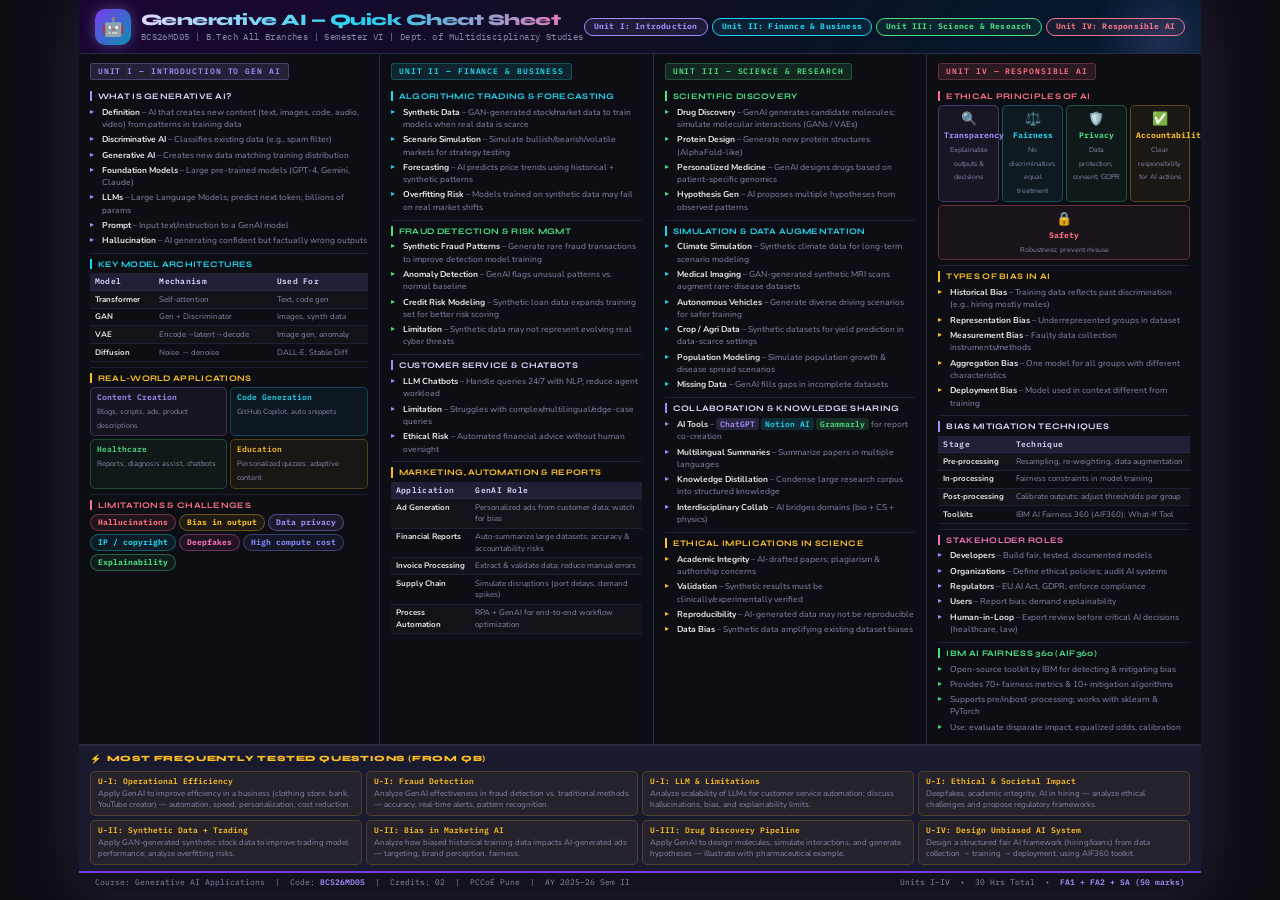
<file: genai.html>
<!DOCTYPE html>
<html lang="en">
<head>
<meta charset="UTF-8">
<meta name="viewport" content="width=device-width, initial-scale=1.0">
<title>Generative AI Cheat Sheet – BCS26MD05</title>
<link href="https://fonts.googleapis.com/css2?family=Syne:wght@400;600;700;800&family=IBM+Plex+Mono:wght@400;600&family=Nunito:wght@300;400;600;700&display=swap" rel="stylesheet">
<style>
  :root {
    --bg: #0d0d14;
    --surface1: #13131f;
    --surface2: #1a1a2e;
    --surface3: #1f1f35;
    --border: #2a2a45;
    --text: #e8e8f0;
    --muted: #8888aa;
    --violet: #a78bfa;
    --violet-d: #7c3aed;
    --violet-l: #ddd6fe;
    --cyan: #22d3ee;
    --cyan-d: #0891b2;
    --green: #4ade80;
    --green-d: #16a34a;
    --amber: #fbbf24;
    --amber-d: #d97706;
    --rose: #fb7185;
    --rose-d: #be123c;
    --pink: #f472b6;
    --indigo: #818cf8;
  }

  * { box-sizing: border-box; margin: 0; padding: 0; }

  body {
    font-family: 'Nunito', sans-serif;
    background: #0d0d14;
    color: var(--text);
    font-size: 9.5px;
    line-height: 1.45;
  }

  @media print {
    body { background: white; color: #111; }
    .page { box-shadow: none !important; }
  }

  .page {
    width: 297mm;
    min-height: 210mm;
    margin: 0 auto;
    background: var(--bg);
    box-shadow: 0 0 60px rgba(167,139,250,0.15);
    display: flex;
    flex-direction: column;
    overflow: hidden;
  }

  /* ── HEADER ── */
  header {
    background: linear-gradient(135deg, #1a0533 0%, #0f0f23 50%, #001a2e 100%);
    border-bottom: 1px solid var(--border);
    padding: 9px 16px 8px;
    display: flex;
    align-items: center;
    justify-content: space-between;
    position: relative;
    overflow: hidden;
  }

  header::before {
    content: '';
    position: absolute;
    top: -30px; right: -30px;
    width: 140px; height: 140px;
    border-radius: 50%;
    background: radial-gradient(circle, rgba(167,139,250,0.18) 0%, transparent 70%);
    pointer-events: none;
  }

  .header-left { display: flex; align-items: center; gap: 10px; }

  .ai-badge {
    width: 36px; height: 36px;
    background: linear-gradient(135deg, var(--violet-d), var(--cyan-d));
    border-radius: 10px;
    display: flex; align-items: center; justify-content: center;
    font-size: 18px;
    flex-shrink: 0;
    box-shadow: 0 0 14px rgba(167,139,250,0.4);
  }

  .title-block h1 {
    font-family: 'Syne', sans-serif;
    font-size: 16px;
    font-weight: 800;
    letter-spacing: -0.5px;
    background: linear-gradient(90deg, var(--violet-l), var(--cyan), var(--pink));
    -webkit-background-clip: text;
    -webkit-text-fill-color: transparent;
    background-clip: text;
    line-height: 1.1;
  }

  .title-block p {
    font-size: 8.5px;
    color: var(--muted);
    margin-top: 2px;
    font-family: 'IBM Plex Mono', monospace;
    letter-spacing: 0.4px;
  }

  .unit-pills { display: flex; gap: 4px; flex-wrap: wrap; justify-content: flex-end; }

  .unit-pill {
    border-radius: 20px;
    padding: 2px 9px;
    font-size: 8px;
    font-weight: 700;
    font-family: 'IBM Plex Mono', monospace;
    letter-spacing: 0.2px;
    border: 1px solid;
  }

  .pill-v { border-color: var(--violet); color: var(--violet); background: rgba(167,139,250,0.1); }
  .pill-c { border-color: var(--cyan);   color: var(--cyan);   background: rgba(34,211,238,0.08); }
  .pill-g { border-color: var(--green);  color: var(--green);  background: rgba(74,222,128,0.08); }
  .pill-r { border-color: var(--rose);   color: var(--rose);   background: rgba(251,113,133,0.08); }

  /* ── GRID ── */
  .grid {
    display: grid;
    grid-template-columns: 1.1fr 1fr 1fr 1fr;
    flex: 1;
  }

  .card {
    padding: 9px 11px;
    border-right: 1px solid var(--border);
    border-bottom: 1px solid var(--border);
  }

  .card:last-child, .card.no-right { border-right: none; }
  .span2 { grid-column: span 2; }
  .span4 { grid-column: span 4; border-right: none; }
  .no-bottom { border-bottom: none; }

  /* ── CARD TITLE ── */
  .card-title {
    font-family: 'IBM Plex Mono', monospace;
    font-size: 7.5px;
    font-weight: 600;
    text-transform: uppercase;
    letter-spacing: 0.9px;
    padding: 2px 7px;
    border-radius: 3px;
    display: inline-block;
    margin-bottom: 6px;
  }

  .ct-v { background: rgba(167,139,250,0.15); color: var(--violet); border: 1px solid rgba(167,139,250,0.3); }
  .ct-c { background: rgba(34,211,238,0.12);  color: var(--cyan);   border: 1px solid rgba(34,211,238,0.25); }
  .ct-g { background: rgba(74,222,128,0.12);  color: var(--green);  border: 1px solid rgba(74,222,128,0.25); }
  .ct-r { background: rgba(251,113,133,0.12); color: var(--rose);   border: 1px solid rgba(251,113,133,0.25); }

  /* ── SECTION HEADERS ── */
  .sh {
    font-size: 8.5px;
    font-weight: 700;
    font-family: 'Syne', sans-serif;
    margin: 5px 0 3px;
    padding-left: 6px;
    border-left: 2px solid;
    text-transform: uppercase;
    letter-spacing: 0.3px;
    line-height: 1.2;
  }

  .sh-v { border-color: var(--violet); color: var(--violet-l); }
  .sh-c { border-color: var(--cyan);   color: var(--cyan); }
  .sh-g { border-color: var(--green);  color: var(--green); }
  .sh-a { border-color: var(--amber);  color: var(--amber); }
  .sh-r { border-color: var(--rose);   color: var(--rose); }
  .sh-p { border-color: var(--pink);   color: var(--pink); }
  .sh-i { border-color: var(--indigo); color: var(--indigo); }

  /* ── LISTS ── */
  ul.clean { list-style: none; padding: 0; }
  ul.clean li {
    padding: 1.5px 0 1.5px 12px;
    position: relative;
    color: var(--muted);
    font-size: 8.5px;
  }
  ul.clean li::before {
    content: "▸";
    position: absolute; left: 0;
    color: var(--violet);
    font-size: 8px;
    line-height: 1.5;
  }
  ul.clean.cyan li::before { color: var(--cyan); }
  ul.clean.green li::before { color: var(--green); }
  ul.clean.rose  li::before { color: var(--rose); }
  ul.clean.amber li::before { color: var(--amber); }
  ul.clean li strong { color: var(--text); font-weight: 700; }

  .tag {
    font-family: 'IBM Plex Mono', monospace;
    font-size: 7.5px;
    padding: 0px 4px;
    border-radius: 3px;
    font-weight: 600;
  }
  .tag-v { background: rgba(167,139,250,0.18); color: var(--violet); }
  .tag-c { background: rgba(34,211,238,0.15);  color: var(--cyan); }
  .tag-g { background: rgba(74,222,128,0.15);  color: var(--green); }
  .tag-a { background: rgba(251,191,36,0.15);  color: var(--amber); }
  .tag-r { background: rgba(251,113,133,0.15); color: var(--rose); }
  .tag-p { background: rgba(244,114,182,0.15); color: var(--pink); }

  /* ── TABLE ── */
  .mini-table {
    width: 100%;
    border-collapse: collapse;
    font-size: 8.5px;
    margin-top: 4px;
  }
  .mini-table th {
    background: var(--surface3);
    color: var(--violet-l);
    padding: 3px 5px;
    font-family: 'IBM Plex Mono', monospace;
    font-size: 7.5px;
    font-weight: 600;
    text-align: left;
    letter-spacing: 0.3px;
    border-bottom: 1px solid var(--border);
  }
  .mini-table td {
    padding: 2.5px 5px;
    border-bottom: 1px solid var(--surface3);
    color: var(--muted);
    vertical-align: top;
    font-size: 8px;
  }
  .mini-table tr:nth-child(even) td { background: rgba(255,255,255,0.02); }
  .mini-table td:first-child { font-weight: 700; color: var(--text); }

  /* ── CHIPS ── */
  .chip-row { display: flex; flex-wrap: wrap; gap: 3px; margin-top: 4px; }
  .chip {
    padding: 2px 7px;
    border-radius: 12px;
    font-size: 7.5px;
    font-weight: 700;
    font-family: 'IBM Plex Mono', monospace;
    border: 1px solid;
  }
  .chip-v { border-color: rgba(167,139,250,0.4); color: var(--violet); background: rgba(167,139,250,0.1); }
  .chip-c { border-color: rgba(34,211,238,0.35);  color: var(--cyan);   background: rgba(34,211,238,0.08); }
  .chip-g { border-color: rgba(74,222,128,0.35);  color: var(--green);  background: rgba(74,222,128,0.08); }
  .chip-a { border-color: rgba(251,191,36,0.35);  color: var(--amber);  background: rgba(251,191,36,0.08); }
  .chip-r { border-color: rgba(251,113,133,0.35); color: var(--rose);   background: rgba(251,113,133,0.08); }
  .chip-p { border-color: rgba(244,114,182,0.35); color: var(--pink);   background: rgba(244,114,182,0.08); }
  .chip-i { border-color: rgba(129,140,248,0.35); color: var(--indigo); background: rgba(129,140,248,0.08); }

  /* ── USE-CASE CARDS ── */
  .uc-grid {
    display: grid;
    grid-template-columns: 1fr 1fr;
    gap: 3px;
    margin-top: 4px;
  }
  .uc-item {
    border-radius: 5px;
    padding: 4px 6px;
    border: 1px solid;
  }
  .uc-item .uc-name {
    font-family: 'IBM Plex Mono', monospace;
    font-size: 7.5px;
    font-weight: 600;
    display: block;
    margin-bottom: 1px;
  }
  .uc-item .uc-desc { font-size: 7.5px; color: var(--muted); }
  .uc-v { border-color: rgba(167,139,250,0.25); background: rgba(167,139,250,0.06); }
  .uc-v .uc-name { color: var(--violet); }
  .uc-c { border-color: rgba(34,211,238,0.25);  background: rgba(34,211,238,0.05); }
  .uc-c .uc-name { color: var(--cyan); }
  .uc-g { border-color: rgba(74,222,128,0.25);  background: rgba(74,222,128,0.05); }
  .uc-g .uc-name { color: var(--green); }
  .uc-a { border-color: rgba(251,191,36,0.25);  background: rgba(251,191,36,0.05); }
  .uc-a .uc-name { color: var(--amber); }
  .uc-r { border-color: rgba(251,113,133,0.25); background: rgba(251,113,133,0.05); }
  .uc-r .uc-name { color: var(--rose); }
  .uc-p { border-color: rgba(244,114,182,0.25); background: rgba(244,114,182,0.05); }
  .uc-p .uc-name { color: var(--pink); }

  /* ── DIVIDER ── */
  .div-line {
    border: none;
    border-top: 1px solid var(--surface3);
    margin: 5px 0;
  }

  /* ── TWO COL ── */
  .two-col { display: grid; grid-template-columns: 1fr 1fr; gap: 4px; }
  .three-col { display: grid; grid-template-columns: 1fr 1fr 1fr; gap: 3px; }

  /* ── PRINCIPLE BOX ── */
  .principle-row { display: flex; gap: 3px; margin-top: 4px; flex-wrap: wrap; }
  .pbox {
    flex: 1; min-width: 55px;
    border-radius: 5px;
    padding: 4px 5px;
    border: 1px solid;
    text-align: center;
  }
  .pbox .p-icon { font-size: 13px; display: block; margin-bottom: 1px; }
  .pbox .p-name {
    font-family: 'IBM Plex Mono', monospace;
    font-size: 7.5px;
    font-weight: 700;
    display: block;
    margin-bottom: 1px;
  }
  .pbox .p-desc { font-size: 7px; color: var(--muted); }
  .pbox-v { border-color: rgba(167,139,250,0.3); background: rgba(167,139,250,0.07); }
  .pbox-v .p-name { color: var(--violet); }
  .pbox-c { border-color: rgba(34,211,238,0.3);  background: rgba(34,211,238,0.06); }
  .pbox-c .p-name { color: var(--cyan); }
  .pbox-g { border-color: rgba(74,222,128,0.3);  background: rgba(74,222,128,0.06); }
  .pbox-g .p-name { color: var(--green); }
  .pbox-a { border-color: rgba(251,191,36,0.3);  background: rgba(251,191,36,0.06); }
  .pbox-a .p-name { color: var(--amber); }
  .pbox-r { border-color: rgba(251,113,133,0.3); background: rgba(251,113,133,0.06); }
  .pbox-r .p-name { color: var(--rose); }

  /* ── HOT Q FOOTER ── */
  .hotq-bar {
    background: var(--surface2);
    border-top: 1px solid var(--border);
    padding: 7px 11px 6px;
  }
  .hotq-title {
    font-family: 'Syne', sans-serif;
    font-size: 8px;
    font-weight: 800;
    text-transform: uppercase;
    letter-spacing: 0.8px;
    color: var(--amber);
    margin-bottom: 5px;
    display: flex;
    align-items: center;
    gap: 5px;
  }
  .hotq-title::before {
    content: '⚡';
    font-size: 9px;
  }
  .hotq-grid {
    display: grid;
    grid-template-columns: repeat(4, 1fr);
    gap: 4px;
  }
  .hotq-item {
    background: rgba(251,191,36,0.05);
    border: 1px solid rgba(251,191,36,0.2);
    border-radius: 5px;
    padding: 4px 7px;
    font-size: 8px;
  }
  .hotq-item strong {
    display: block;
    font-family: 'IBM Plex Mono', monospace;
    font-size: 7.5px;
    color: var(--amber);
    margin-bottom: 1px;
    font-weight: 600;
  }
  .hotq-item span { color: var(--muted); }

  /* ── PAGE FOOTER ── */
  footer {
    background: var(--surface1);
    border-top: 2px solid var(--violet-d);
    display: flex;
    justify-content: space-between;
    align-items: center;
    padding: 4px 16px;
    font-family: 'IBM Plex Mono', monospace;
    font-size: 7.5px;
    color: var(--muted);
  }
  footer span.accent { color: var(--violet); font-weight: 600; }
</style>
</head>
<body>
<div class="page">

  <!-- HEADER -->
  <header>
    <div class="header-left">
      <div class="ai-badge">🤖</div>
      <div class="title-block">
        <h1>Generative AI — Quick Cheat Sheet</h1>
        <p>BCS26MD05  |  B.Tech All Branches  |  Semester VI  |  Dept. of Multidisciplinary Studies</p>
      </div>
    </div>
    <div class="unit-pills">
      <span class="unit-pill pill-v">Unit I: Introduction</span>
      <span class="unit-pill pill-c">Unit II: Finance &amp; Business</span>
      <span class="unit-pill pill-g">Unit III: Science &amp; Research</span>
      <span class="unit-pill pill-r">Unit IV: Responsible AI</span>
    </div>
  </header>

  <!-- GRID -->
  <div class="grid">

    <!-- ══ UNIT I ══ -->
    <div class="card">
      <span class="card-title ct-v">Unit I — Introduction to Gen AI</span>

      <p class="sh sh-v">What is Generative AI?</p>
      <ul class="clean">
        <li><strong>Definition</strong> – AI that creates new content (text, images, code, audio, video) from patterns in training data</li>
        <li><strong>Discriminative AI</strong> – Classifies existing data (e.g., spam filter)</li>
        <li><strong>Generative AI</strong> – Creates new data matching training distribution</li>
        <li><strong>Foundation Models</strong> – Large pre-trained models (GPT-4, Gemini, Claude)</li>
        <li><strong>LLMs</strong> – Large Language Models; predict next token; billions of params</li>
        <li><strong>Prompt</strong> – Input text/instruction to a GenAI model</li>
        <li><strong>Hallucination</strong> – AI generating confident but factually wrong outputs</li>
      </ul>

      <hr class="div-line">
      <p class="sh sh-c">Key Model Architectures</p>
      <table class="mini-table">
        <tr><th>Model</th><th>Mechanism</th><th>Used For</th></tr>
        <tr><td>Transformer</td><td>Self-attention</td><td>Text, code gen</td></tr>
        <tr><td>GAN</td><td>Gen + Discriminator</td><td>Images, synth data</td></tr>
        <tr><td>VAE</td><td>Encode→latent→decode</td><td>Image gen, anomaly</td></tr>
        <tr><td>Diffusion</td><td>Noise → denoise</td><td>DALL-E, Stable Diff</td></tr>
      </table>

      <hr class="div-line">
      <p class="sh sh-a">Real-World Applications</p>
      <div class="uc-grid">
        <div class="uc-item uc-v"><span class="uc-name">Content Creation</span><span class="uc-desc">Blogs, scripts, ads, product descriptions</span></div>
        <div class="uc-item uc-c"><span class="uc-name">Code Generation</span><span class="uc-desc">GitHub Copilot, auto snippets</span></div>
        <div class="uc-item uc-g"><span class="uc-name">Healthcare</span><span class="uc-desc">Reports, diagnosis assist, chatbots</span></div>
        <div class="uc-item uc-a"><span class="uc-name">Education</span><span class="uc-desc">Personalized quizzes, adaptive content</span></div>
      </div>

      <hr class="div-line">
      <p class="sh sh-r">Limitations &amp; Challenges</p>
      <div class="chip-row">
        <span class="chip chip-r">Hallucinations</span>
        <span class="chip chip-a">Bias in output</span>
        <span class="chip chip-v">Data privacy</span>
        <span class="chip chip-c">IP / copyright</span>
        <span class="chip chip-p">Deepfakes</span>
        <span class="chip chip-i">High compute cost</span>
        <span class="chip chip-g">Explainability</span>
      </div>
    </div>

    <!-- ══ UNIT II ══ -->
    <div class="card">
      <span class="card-title ct-c">Unit II — Finance &amp; Business</span>

      <p class="sh sh-c">Algorithmic Trading &amp; Forecasting</p>
      <ul class="clean cyan">
        <li><strong>Synthetic Data</strong> – GAN-generated stock/market data to train models when real data is scarce</li>
        <li><strong>Scenario Simulation</strong> – Simulate bullish/bearish/volatile markets for strategy testing</li>
        <li><strong>Forecasting</strong> – AI predicts price trends using historical + synthetic patterns</li>
        <li><strong>Overfitting Risk</strong> – Models trained on synthetic data may fail on real market shifts</li>
      </ul>

      <hr class="div-line">
      <p class="sh sh-g">Fraud Detection &amp; Risk Mgmt</p>
      <ul class="clean green">
        <li><strong>Synthetic Fraud Patterns</strong> – Generate rare fraud transactions to improve detection model training</li>
        <li><strong>Anomaly Detection</strong> – GenAI flags unusual patterns vs. normal baseline</li>
        <li><strong>Credit Risk Modeling</strong> – Synthetic loan data expands training set for better risk scoring</li>
        <li><strong>Limitation</strong> – Synthetic data may not represent evolving real cyber threats</li>
      </ul>

      <hr class="div-line">
      <p class="sh sh-v">Customer Service &amp; Chatbots</p>
      <ul class="clean">
        <li><strong>LLM Chatbots</strong> – Handle queries 24/7 with NLP; reduce agent workload</li>
        <li><strong>Limitation</strong> – Struggles with complex/multilingual/edge-case queries</li>
        <li><strong>Ethical Risk</strong> – Automated financial advice without human oversight</li>
      </ul>

      <hr class="div-line">
      <p class="sh sh-a">Marketing, Automation &amp; Reports</p>
      <table class="mini-table">
        <tr><th>Application</th><th>GenAI Role</th></tr>
        <tr><td>Ad Generation</td><td>Personalized ads from customer data; watch for bias</td></tr>
        <tr><td>Financial Reports</td><td>Auto-summarize large datasets; accuracy &amp; accountability risks</td></tr>
        <tr><td>Invoice Processing</td><td>Extract &amp; validate data; reduce manual errors</td></tr>
        <tr><td>Supply Chain</td><td>Simulate disruptions (port delays, demand spikes)</td></tr>
        <tr><td>Process Automation</td><td>RPA + GenAI for end-to-end workflow optimization</td></tr>
      </table>
    </div>

    <!-- ══ UNIT III ══ -->
    <div class="card">
      <span class="card-title ct-g">Unit III — Science &amp; Research</span>

      <p class="sh sh-g">Scientific Discovery</p>
      <ul class="clean green">
        <li><strong>Drug Discovery</strong> – GenAI generates candidate molecules; simulate molecular interactions (GANs / VAEs)</li>
        <li><strong>Protein Design</strong> – Generate new protein structures (AlphaFold-like)</li>
        <li><strong>Personalized Medicine</strong> – GenAI designs drugs based on patient-specific genomics</li>
        <li><strong>Hypothesis Gen</strong> – AI proposes multiple hypotheses from observed patterns</li>
      </ul>

      <hr class="div-line">
      <p class="sh sh-c">Simulation &amp; Data Augmentation</p>
      <ul class="clean cyan">
        <li><strong>Climate Simulation</strong> – Synthetic climate data for long-term scenario modeling</li>
        <li><strong>Medical Imaging</strong> – GAN-generated synthetic MRI scans augment rare-disease datasets</li>
        <li><strong>Autonomous Vehicles</strong> – Generate diverse driving scenarios for safer training</li>
        <li><strong>Crop / Agri Data</strong> – Synthetic datasets for yield prediction in data-scarce settings</li>
        <li><strong>Population Modeling</strong> – Simulate population growth &amp; disease spread scenarios</li>
        <li><strong>Missing Data</strong> – GenAI fills gaps in incomplete datasets</li>
      </ul>

      <hr class="div-line">
      <p class="sh sh-v">Collaboration &amp; Knowledge Sharing</p>
      <ul class="clean">
        <li><strong>AI Tools</strong> – <span class="tag tag-v">ChatGPT</span> <span class="tag tag-c">Notion AI</span> <span class="tag tag-g">Grammarly</span> for report co-creation</li>
        <li><strong>Multilingual Summaries</strong> – Summarize papers in multiple languages</li>
        <li><strong>Knowledge Distillation</strong> – Condense large research corpus into structured knowledge</li>
        <li><strong>Interdisciplinary Collab</strong> – AI bridges domains (bio + CS + physics)</li>
      </ul>

      <hr class="div-line">
      <p class="sh sh-a">Ethical Implications in Science</p>
      <ul class="clean amber">
        <li><strong>Academic Integrity</strong> – AI-drafted papers; plagiarism &amp; authorship concerns</li>
        <li><strong>Validation</strong> – Synthetic results must be clinically/experimentally verified</li>
        <li><strong>Reproducibility</strong> – AI-generated data may not be reproducible</li>
        <li><strong>Data Bias</strong> – Synthetic data amplifying existing dataset biases</li>
      </ul>
    </div>

    <!-- ══ UNIT IV ══ -->
    <div class="card no-right">
      <span class="card-title ct-r">Unit IV — Responsible AI</span>

      <p class="sh sh-r">Ethical Principles of AI</p>
      <div class="principle-row">
        <div class="pbox pbox-v">
          <span class="p-icon">🔍</span>
          <span class="p-name">Transparency</span>
          <span class="p-desc">Explainable outputs &amp; decisions</span>
        </div>
        <div class="pbox pbox-c">
          <span class="p-icon">⚖️</span>
          <span class="p-name">Fairness</span>
          <span class="p-desc">No discrimination; equal treatment</span>
        </div>
        <div class="pbox pbox-g">
          <span class="p-icon">🛡️</span>
          <span class="p-name">Privacy</span>
          <span class="p-desc">Data protection; consent; GDPR</span>
        </div>
        <div class="pbox pbox-a">
          <span class="p-icon">✅</span>
          <span class="p-name">Accountability</span>
          <span class="p-desc">Clear responsibility for AI actions</span>
        </div>
        <div class="pbox pbox-r">
          <span class="p-icon">🔒</span>
          <span class="p-name">Safety</span>
          <span class="p-desc">Robustness; prevent misuse</span>
        </div>
      </div>

      <hr class="div-line">
      <p class="sh sh-a">Types of Bias in AI</p>
      <ul class="clean amber">
        <li><strong>Historical Bias</strong> – Training data reflects past discrimination (e.g., hiring mostly males)</li>
        <li><strong>Representation Bias</strong> – Underrepresented groups in dataset</li>
        <li><strong>Measurement Bias</strong> – Faulty data collection instruments/methods</li>
        <li><strong>Aggregation Bias</strong> – One model for all groups with different characteristics</li>
        <li><strong>Deployment Bias</strong> – Model used in context different from training</li>
      </ul>

      <hr class="div-line">
      <p class="sh sh-v">Bias Mitigation Techniques</p>
      <table class="mini-table">
        <tr><th>Stage</th><th>Technique</th></tr>
        <tr><td>Pre-processing</td><td>Resampling, re-weighting, data augmentation</td></tr>
        <tr><td>In-processing</td><td>Fairness constraints in model training</td></tr>
        <tr><td>Post-processing</td><td>Calibrate outputs; adjust thresholds per group</td></tr>
        <tr><td>Toolkits</td><td>IBM AI Fairness 360 (AIF360); What-If Tool</td></tr>
      </table>

      <hr class="div-line">
      <p class="sh sh-p">Stakeholder Roles</p>
      <ul class="clean">
        <li><strong>Developers</strong> – Build fair, tested, documented models</li>
        <li><strong>Organizations</strong> – Define ethical policies; audit AI systems</li>
        <li><strong>Regulators</strong> – EU AI Act, GDPR; enforce compliance</li>
        <li><strong>Users</strong> – Report bias; demand explainability</li>
        <li><strong>Human-in-Loop</strong> – Expert review before critical AI decisions (healthcare, law)</li>
      </ul>

      <hr class="div-line">
      <p class="sh sh-g">IBM AI Fairness 360 (AIF360)</p>
      <ul class="clean green">
        <li>Open-source toolkit by IBM for detecting &amp; mitigating bias</li>
        <li>Provides 70+ fairness metrics &amp; 10+ mitigation algorithms</li>
        <li>Supports pre/in/post-processing; works with sklearn &amp; PyTorch</li>
        <li>Use: evaluate disparate impact, equalized odds, calibration</li>
      </ul>
    </div>

    <!-- ══ HOT EXAM QUESTIONS ══ -->
    <div class="hotq-bar span4">
      <div class="hotq-title">Most Frequently Tested Questions (from QB)</div>
      <div class="hotq-grid">
        <div class="hotq-item">
          <strong>U-I: Operational Efficiency</strong>
          <span>Apply GenAI to improve efficiency in a business (clothing store, bank, YouTube creator) — automation, speed, personalization, cost reduction.</span>
        </div>
        <div class="hotq-item">
          <strong>U-I: Fraud Detection</strong>
          <span>Analyze GenAI effectiveness in fraud detection vs. traditional methods — accuracy, real-time alerts, pattern recognition.</span>
        </div>
        <div class="hotq-item">
          <strong>U-I: LLM &amp; Limitations</strong>
          <span>Analyze scalability of LLMs for customer service automation; discuss hallucinations, bias, and explainability limits.</span>
        </div>
        <div class="hotq-item">
          <strong>U-I: Ethical &amp; Societal Impact</strong>
          <span>Deepfakes, academic integrity, AI in hiring — analyze ethical challenges and propose regulatory frameworks.</span>
        </div>
        <div class="hotq-item">
          <strong>U-II: Synthetic Data + Trading</strong>
          <span>Apply GAN-generated synthetic stock data to improve trading model performance; analyze overfitting risks.</span>
        </div>
        <div class="hotq-item">
          <strong>U-II: Bias in Marketing AI</strong>
          <span>Analyze how biased historical training data impacts AI-generated ads — targeting, brand perception, fairness.</span>
        </div>
        <div class="hotq-item">
          <strong>U-III: Drug Discovery Pipeline</strong>
          <span>Apply GenAI to design molecules, simulate interactions, and generate hypotheses — illustrate with pharmaceutical example.</span>
        </div>
        <div class="hotq-item">
          <strong>U-IV: Design Unbiased AI System</strong>
          <span>Design a structured fair AI framework (hiring/loans) from data collection → training → deployment, using AIF360 toolkit.</span>
        </div>
      </div>
    </div>

  </div>

  <footer>
    <span>Course: Generative AI Applications &nbsp;|&nbsp; Code: <span class="accent">BCS26MD05</span> &nbsp;|&nbsp; Credits: 02 &nbsp;|&nbsp; PCCoE Pune &nbsp;|&nbsp; AY 2025–26 Sem II</span>
    <span>Units I–IV &nbsp;•&nbsp; 30 Hrs Total &nbsp;•&nbsp; <span class="accent">FA1 + FA2 + SA (50 marks)</span></span>
  </footer>

</div>
</body>
</html>
</file>
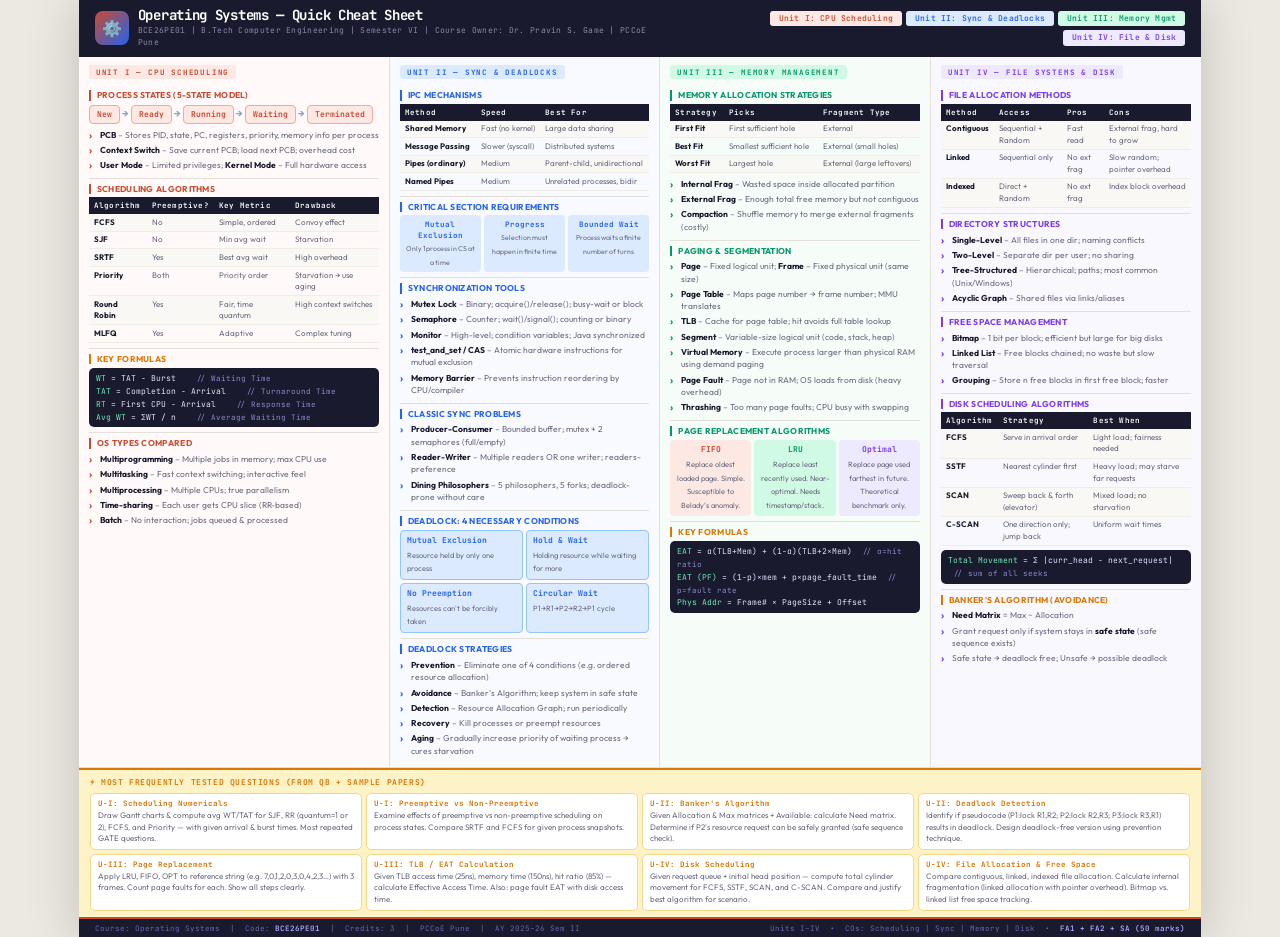
<file: os.html>
<!DOCTYPE html>
<html lang="en">
<head>
<meta charset="UTF-8">
<meta name="viewport" content="width=device-width, initial-scale=1.0">
<title>Operating Systems Cheat Sheet – BCE26PE01</title>
<link href="https://fonts.googleapis.com/css2?family=JetBrains+Mono:wght@400;600;700&family=Outfit:wght@300;400;600;700;800&display=swap" rel="stylesheet">
<style>
  :root {
    --bg: #fafaf7;
    --ink: #1a1a2e;
    --surface: #ffffff;
    --border: #e2e0d8;
    --muted: #6b6b80;

    --u1: #c84b31;    --u1-l: #fde8e4;  --u1-m: #f4a896;
    --u2: #2563eb;    --u2-l: #dbeafe;  --u2-m: #93c5fd;
    --u3: #059669;    --u3-l: #d1fae5;  --u3-m: #6ee7b7;
    --u4: #7c3aed;    --u4-l: #ede9fe;  --u4-m: #c4b5fd;
    --gold: #d97706;  --gold-l: #fef3c7;
  }

  * { box-sizing: border-box; margin: 0; padding: 0; }

  body {
    font-family: 'Outfit', sans-serif;
    background: #ebe9e0;
    color: var(--ink);
    font-size: 9.5px;
    line-height: 1.45;
  }

  @media print { body { background: white; } .page { box-shadow: none !important; } }

  .page {
    width: 297mm;
    min-height: 210mm;
    margin: 0 auto;
    background: var(--bg);
    box-shadow: 0 4px 50px rgba(0,0,0,0.18);
    display: flex;
    flex-direction: column;
  }

  /* ── HEADER ── */
  header {
    background: var(--ink);
    padding: 8px 16px;
    display: flex;
    align-items: center;
    justify-content: space-between;
    gap: 10px;
  }

  .hdr-left { display: flex; align-items: center; gap: 9px; }

  .os-badge {
    width: 34px; height: 34px;
    border-radius: 8px;
    background: linear-gradient(135deg, var(--u1), var(--u2));
    display: flex; align-items: center; justify-content: center;
    font-size: 16px; flex-shrink: 0;
  }

  .title-block h1 {
    font-family: 'JetBrains Mono', monospace;
    font-size: 14px; font-weight: 700;
    color: #fff;
    letter-spacing: -0.3px;
    line-height: 1.1;
  }

  .title-block p {
    font-size: 8px; color: #8888aa;
    font-family: 'JetBrains Mono', monospace;
    margin-top: 2px; letter-spacing: 0.3px;
  }

  .unit-pills { display: flex; gap: 4px; flex-wrap: wrap; justify-content: flex-end; }

  .unit-pill {
    padding: 2px 9px;
    border-radius: 3px;
    font-size: 8px;
    font-family: 'JetBrains Mono', monospace;
    font-weight: 600;
    letter-spacing: 0.2px;
  }

  .p1 { background: var(--u1-l); color: var(--u1); }
  .p2 { background: var(--u2-l); color: var(--u2); }
  .p3 { background: var(--u3-l); color: var(--u3); }
  .p4 { background: var(--u4-l); color: var(--u4); }

  /* ── GRID ── */
  .grid {
    display: grid;
    grid-template-columns: 1.15fr 1fr 1fr 1fr;
    flex: 1;
  }

  .card {
    padding: 8px 10px;
    border-right: 1px solid var(--border);
    border-bottom: 1px solid var(--border);
    background: var(--surface);
  }

  .card.no-right { border-right: none; }
  .card.no-bottom { border-bottom: none; }
  .span4 { grid-column: span 4; border-right: none; }
  .span2 { grid-column: span 2; }
  .bg-u1 { background: #fffaf9; }
  .bg-u2 { background: #f8faff; }
  .bg-u3 { background: #f6fdf9; }
  .bg-u4 { background: #faf8ff; }

  /* ── CARD TITLE ── */
  .ct {
    font-family: 'JetBrains Mono', monospace;
    font-size: 7.5px; font-weight: 700;
    text-transform: uppercase; letter-spacing: 0.8px;
    padding: 2px 7px; border-radius: 3px;
    display: inline-block; margin-bottom: 6px;
  }
  .ct1 { background: var(--u1-l); color: var(--u1); }
  .ct2 { background: var(--u2-l); color: var(--u2); }
  .ct3 { background: var(--u3-l); color: var(--u3); }
  .ct4 { background: var(--u4-l); color: var(--u4); }

  /* ── SECTION HEADERS ── */
  .sh {
    font-size: 8.5px; font-weight: 700;
    font-family: 'Outfit', sans-serif;
    margin: 5px 0 3px; padding-left: 6px;
    border-left: 2.5px solid;
    text-transform: uppercase; letter-spacing: 0.3px;
    line-height: 1.2;
  }
  .sh1 { border-color: var(--u1); color: var(--u1); }
  .sh2 { border-color: var(--u2); color: var(--u2); }
  .sh3 { border-color: var(--u3); color: var(--u3); }
  .sh4 { border-color: var(--u4); color: var(--u4); }
  .shg { border-color: var(--gold); color: var(--gold); }

  /* ── LISTS ── */
  ul.cl { list-style: none; padding: 0; }
  ul.cl li {
    padding: 1.5px 0 1.5px 11px;
    position: relative;
    color: var(--muted);
    font-size: 8.5px;
  }
  ul.cl li::before {
    content: "›";
    position: absolute; left: 0;
    font-size: 11px; line-height: 1.2;
    font-weight: 700;
  }
  .cl1 li::before { color: var(--u1); }
  .cl2 li::before { color: var(--u2); }
  .cl3 li::before { color: var(--u3); }
  .cl4 li::before { color: var(--u4); }
  ul.cl li strong { color: var(--ink); font-weight: 700; }
  .tag {
    font-family: 'JetBrains Mono', monospace;
    font-size: 7.5px; padding: 1px 4px;
    border-radius: 3px; font-weight: 600;
  }
  .t1 { background: var(--u1-l); color: var(--u1); }
  .t2 { background: var(--u2-l); color: var(--u2); }
  .t3 { background: var(--u3-l); color: var(--u3); }
  .t4 { background: var(--u4-l); color: var(--u4); }
  .tg { background: var(--gold-l); color: var(--gold); }

  /* ── TABLE ── */
  .mt {
    width: 100%; border-collapse: collapse;
    font-size: 8.5px; margin-top: 3px;
  }
  .mt th {
    background: var(--ink); color: #fff;
    padding: 3px 5px;
    font-family: 'JetBrains Mono', monospace;
    font-size: 7.5px; font-weight: 600;
    text-align: left; letter-spacing: 0.2px;
  }
  .mt td {
    padding: 2.5px 5px;
    border-bottom: 1px solid #f0ede6;
    color: var(--muted); font-size: 8px;
    vertical-align: top;
  }
  .mt tr:nth-child(even) td { background: #f9f8f5; }
  .mt td:first-child { font-weight: 700; color: var(--ink); }

  /* ── CHIPS ── */
  .chips { display: flex; flex-wrap: wrap; gap: 3px; margin-top: 3px; }
  .chip {
    padding: 2px 7px; border-radius: 12px;
    font-size: 7.5px; font-weight: 700;
    font-family: 'JetBrains Mono', monospace;
  }
  .ch1 { background: var(--u1-l); color: var(--u1); }
  .ch2 { background: var(--u2-l); color: var(--u2); }
  .ch3 { background: var(--u3-l); color: var(--u3); }
  .ch4 { background: var(--u4-l); color: var(--u4); }
  .chg { background: var(--gold-l); color: var(--gold); }

  /* ── FORMULA BOX ── */
  .formula {
    background: var(--ink);
    color: #e0e0ff;
    border-radius: 5px;
    padding: 4px 7px;
    font-family: 'JetBrains Mono', monospace;
    font-size: 8px;
    margin-top: 4px;
    line-height: 1.6;
  }
  .formula .fvar { color: var(--u3-m); }
  .formula .flabel { color: #8888cc; font-size: 7.5px; }

  /* ── ALGO BOXES ── */
  .algo-row { display: flex; gap: 3px; margin-top: 3px; }
  .algo-box {
    flex: 1;
    border-radius: 4px;
    padding: 4px 5px;
    border-left: 3px solid;
  }
  .algo-box .ab-name {
    font-family: 'JetBrains Mono', monospace;
    font-size: 8px; font-weight: 700;
    display: block; margin-bottom: 1px;
  }
  .algo-box .ab-desc { font-size: 7.5px; color: var(--muted); }
  .ab1 { background: #fff5f3; border-color: var(--u1); }
  .ab1 .ab-name { color: var(--u1); }
  .ab2 { background: #f0f4ff; border-color: var(--u2); }
  .ab2 .ab-name { color: var(--u2); }
  .ab3 { background: #f0fdf8; border-color: var(--u3); }
  .ab3 .ab-name { color: var(--u3); }
  .ab4 { background: #f5f3ff; border-color: var(--u4); }
  .ab4 .ab-name { color: var(--u4); }

  /* ── PROCESS STATES ── */
  .state-flow {
    display: flex; align-items: center;
    gap: 2px; flex-wrap: wrap; margin-top: 4px;
  }
  .state-box {
    background: var(--u1-l);
    border: 1px solid var(--u1-m);
    border-radius: 4px;
    padding: 3px 7px;
    font-size: 8px; font-weight: 700;
    color: var(--u1);
    font-family: 'JetBrains Mono', monospace;
  }
  .s-arrow { color: #94a3b8; font-size: 10px; font-weight: 700; }

  /* ── DEADLOCK CONDITIONS ── */
  .dc-grid { display: grid; grid-template-columns: 1fr 1fr; gap: 3px; margin-top: 4px; }
  .dc-box {
    border-radius: 4px; padding: 4px 6px;
    border: 1px solid var(--u2-m);
    background: var(--u2-l);
  }
  .dc-box .dc-name {
    font-family: 'JetBrains Mono', monospace;
    font-size: 8px; font-weight: 700;
    color: var(--u2); display: block; margin-bottom: 1px;
  }
  .dc-box .dc-desc { font-size: 7.5px; color: var(--muted); }

  /* ── DIVIDER ── */
  .dv { border: none; border-top: 1px solid var(--border); margin: 5px 0; }
  .dv-dash { border: none; border-top: 1px dashed var(--border); margin: 4px 0; }

  /* ── 2/3 col ── */
  .two-col { display: grid; grid-template-columns: 1fr 1fr; gap: 4px; }
  .three-col { display: grid; grid-template-columns: 1fr 1fr 1fr; gap: 3px; }

  /* ── PAGE REPLACEMENT VISUAL ── */
  .pr-grid { display: grid; grid-template-columns: repeat(3, 1fr); gap: 3px; margin-top: 4px; }
  .pr-box {
    border-radius: 4px; padding: 4px 5px; text-align: center;
  }
  .pr-box .pr-name {
    font-family: 'JetBrains Mono', monospace;
    font-size: 8px; font-weight: 700; display: block; margin-bottom: 1px;
  }
  .pr-box .pr-desc { font-size: 7.5px; color: var(--muted); }
  .pr-fifo { background: #fde8e4; }
  .pr-fifo .pr-name { color: var(--u1); }
  .pr-lru { background: var(--u3-l); }
  .pr-lru .pr-name { color: var(--u3); }
  .pr-opt { background: var(--u4-l); }
  .pr-opt .pr-name { color: var(--u4); }

  /* ── HOT Q ── */
  .hotq-bar {
    background: var(--gold-l);
    border-top: 2px solid var(--gold);
    padding: 7px 11px 6px;
  }
  .hotq-title {
    font-family: 'JetBrains Mono', monospace;
    font-size: 8px; font-weight: 700;
    text-transform: uppercase; letter-spacing: 0.6px;
    color: var(--gold); margin-bottom: 5px;
  }
  .hotq-grid {
    display: grid; grid-template-columns: repeat(4, 1fr); gap: 4px;
  }
  .hotq-item {
    background: white;
    border: 1px solid #f3d88a;
    border-radius: 5px;
    padding: 4px 7px; font-size: 8px;
  }
  .hotq-item strong {
    display: block;
    font-family: 'JetBrains Mono', monospace;
    font-size: 7.5px; color: var(--gold);
    margin-bottom: 1px;
  }
  .hotq-item span { color: var(--muted); }

  /* ── FOOTER ── */
  footer {
    background: var(--ink);
    border-top: 2px solid var(--u1);
    display: flex; justify-content: space-between;
    align-items: center; padding: 4px 16px;
    font-family: 'JetBrains Mono', monospace;
    font-size: 7.5px; color: #6666aa;
  }
  footer .acc { color: #aaa8ff; font-weight: 600; }
</style>
</head>
<body>
<div class="page">

  <!-- HEADER -->
  <header>
    <div class="hdr-left">
      <div class="os-badge">⚙️</div>
      <div class="title-block">
        <h1>Operating Systems — Quick Cheat Sheet</h1>
        <p>BCE26PE01  |  B.Tech Computer Engineering  |  Semester VI  |  Course Owner: Dr. Pravin S. Game  |  PCCoE Pune</p>
      </div>
    </div>
    <div class="unit-pills">
      <span class="unit-pill p1">Unit I: CPU Scheduling</span>
      <span class="unit-pill p2">Unit II: Sync &amp; Deadlocks</span>
      <span class="unit-pill p3">Unit III: Memory Mgmt</span>
      <span class="unit-pill p4">Unit IV: File &amp; Disk</span>
    </div>
  </header>

  <!-- MAIN GRID -->
  <div class="grid">

    <!-- ══════════════ UNIT I ══════════════ -->
    <div class="card bg-u1">
      <span class="ct ct1">Unit I — CPU Scheduling</span>

      <p class="sh sh1">Process States (5-State Model)</p>
      <div class="state-flow">
        <div class="state-box">New</div>
        <span class="s-arrow">→</span>
        <div class="state-box">Ready</div>
        <span class="s-arrow">→</span>
        <div class="state-box">Running</div>
        <span class="s-arrow">→</span>
        <div class="state-box">Waiting</div>
        <span class="s-arrow">→</span>
        <div class="state-box">Terminated</div>
      </div>
      <ul class="cl cl1" style="margin-top:3px">
        <li><strong>PCB</strong> – Stores PID, state, PC, registers, priority, memory info per process</li>
        <li><strong>Context Switch</strong> – Save current PCB; load next PCB; overhead cost</li>
        <li><strong>User Mode</strong> – Limited privileges; <strong>Kernel Mode</strong> – Full hardware access</li>
      </ul>

      <hr class="dv">
      <p class="sh sh1">Scheduling Algorithms</p>
      <table class="mt">
        <tr><th>Algorithm</th><th>Preemptive?</th><th>Key Metric</th><th>Drawback</th></tr>
        <tr><td>FCFS</td><td>No</td><td>Simple, ordered</td><td>Convoy effect</td></tr>
        <tr><td>SJF</td><td>No</td><td>Min avg wait</td><td>Starvation</td></tr>
        <tr><td>SRTF</td><td>Yes</td><td>Best avg wait</td><td>High overhead</td></tr>
        <tr><td>Priority</td><td>Both</td><td>Priority order</td><td>Starvation → use aging</td></tr>
        <tr><td>Round Robin</td><td>Yes</td><td>Fair, time quantum</td><td>High context switches</td></tr>
        <tr><td>MLFQ</td><td>Yes</td><td>Adaptive</td><td>Complex tuning</td></tr>
      </table>

      <hr class="dv">
      <p class="sh shg">Key Formulas</p>
      <div class="formula">
        <span class="fvar">WT</span> = TAT − Burst &nbsp;&nbsp; <span class="flabel">// Waiting Time</span><br>
        <span class="fvar">TAT</span> = Completion − Arrival &nbsp;&nbsp; <span class="flabel">// Turnaround Time</span><br>
        <span class="fvar">RT</span> = First CPU − Arrival &nbsp;&nbsp; <span class="flabel">// Response Time</span><br>
        <span class="fvar">Avg WT</span> = ΣWT / n &nbsp;&nbsp; <span class="flabel">// Average Waiting Time</span>
      </div>

      <hr class="dv">
      <p class="sh sh1">OS Types Compared</p>
      <ul class="cl cl1">
        <li><strong>Multiprogramming</strong> – Multiple jobs in memory; max CPU use</li>
        <li><strong>Multitasking</strong> – Fast context switching; interactive feel</li>
        <li><strong>Multiprocessing</strong> – Multiple CPUs; true parallelism</li>
        <li><strong>Time-sharing</strong> – Each user gets CPU slice (RR-based)</li>
        <li><strong>Batch</strong> – No interaction; jobs queued &amp; processed</li>
      </ul>
    </div>

    <!-- ══════════════ UNIT II ══════════════ -->
    <div class="card bg-u2">
      <span class="ct ct2">Unit II — Sync &amp; Deadlocks</span>

      <p class="sh sh2">IPC Mechanisms</p>
      <table class="mt">
        <tr><th>Method</th><th>Speed</th><th>Best For</th></tr>
        <tr><td>Shared Memory</td><td>Fast (no kernel)</td><td>Large data sharing</td></tr>
        <tr><td>Message Passing</td><td>Slower (syscall)</td><td>Distributed systems</td></tr>
        <tr><td>Pipes (ordinary)</td><td>Medium</td><td>Parent-child, unidirectional</td></tr>
        <tr><td>Named Pipes</td><td>Medium</td><td>Unrelated processes, bidir</td></tr>
      </table>

      <hr class="dv">
      <p class="sh sh2">Critical Section Requirements</p>
      <div class="three-col" style="margin-top:3px">
        <div style="background:var(--u2-l);border-radius:4px;padding:4px 5px;text-align:center">
          <span style="font-family:'JetBrains Mono',monospace;font-size:7.5px;font-weight:700;color:var(--u2);display:block">Mutual Exclusion</span>
          <span style="font-size:7px;color:var(--muted)">Only 1 process in CS at a time</span>
        </div>
        <div style="background:var(--u2-l);border-radius:4px;padding:4px 5px;text-align:center">
          <span style="font-family:'JetBrains Mono',monospace;font-size:7.5px;font-weight:700;color:var(--u2);display:block">Progress</span>
          <span style="font-size:7px;color:var(--muted)">Selection must happen in finite time</span>
        </div>
        <div style="background:var(--u2-l);border-radius:4px;padding:4px 5px;text-align:center">
          <span style="font-family:'JetBrains Mono',monospace;font-size:7.5px;font-weight:700;color:var(--u2);display:block">Bounded Wait</span>
          <span style="font-size:7px;color:var(--muted)">Process waits a finite number of turns</span>
        </div>
      </div>

      <hr class="dv">
      <p class="sh sh2">Synchronization Tools</p>
      <ul class="cl cl2">
        <li><strong>Mutex Lock</strong> – Binary; acquire()/release(); busy-wait or block</li>
        <li><strong>Semaphore</strong> – Counter; wait()/signal(); counting or binary</li>
        <li><strong>Monitor</strong> – High-level; condition variables; Java synchronized</li>
        <li><strong>test_and_set / CAS</strong> – Atomic hardware instructions for mutual exclusion</li>
        <li><strong>Memory Barrier</strong> – Prevents instruction reordering by CPU/compiler</li>
      </ul>

      <hr class="dv">
      <p class="sh sh2">Classic Sync Problems</p>
      <ul class="cl cl2">
        <li><strong>Producer-Consumer</strong> – Bounded buffer; mutex + 2 semaphores (full/empty)</li>
        <li><strong>Reader-Writer</strong> – Multiple readers OR one writer; readers-preference</li>
        <li><strong>Dining Philosophers</strong> – 5 philosophers, 5 forks; deadlock-prone without care</li>
      </ul>

      <hr class="dv">
      <p class="sh sh2">Deadlock: 4 Necessary Conditions</p>
      <div class="dc-grid">
        <div class="dc-box"><span class="dc-name">Mutual Exclusion</span><span class="dc-desc">Resource held by only one process</span></div>
        <div class="dc-box"><span class="dc-name">Hold &amp; Wait</span><span class="dc-desc">Holding resource while waiting for more</span></div>
        <div class="dc-box"><span class="dc-name">No Preemption</span><span class="dc-desc">Resources can't be forcibly taken</span></div>
        <div class="dc-box"><span class="dc-name">Circular Wait</span><span class="dc-desc">P1→R1→P2→R2→P1 cycle</span></div>
      </div>

      <hr class="dv">
      <p class="sh sh2">Deadlock Strategies</p>
      <ul class="cl cl2">
        <li><strong>Prevention</strong> – Eliminate one of 4 conditions (e.g. ordered resource allocation)</li>
        <li><strong>Avoidance</strong> – Banker's Algorithm; keep system in safe state</li>
        <li><strong>Detection</strong> – Resource Allocation Graph; run periodically</li>
        <li><strong>Recovery</strong> – Kill processes or preempt resources</li>
        <li><strong>Aging</strong> – Gradually increase priority of waiting process → cures starvation</li>
      </ul>
    </div>

    <!-- ══════════════ UNIT III ══════════════ -->
    <div class="card bg-u3">
      <span class="ct ct3">Unit III — Memory Management</span>

      <p class="sh sh3">Memory Allocation Strategies</p>
      <table class="mt">
        <tr><th>Strategy</th><th>Picks</th><th>Fragment Type</th></tr>
        <tr><td>First Fit</td><td>First sufficient hole</td><td>External</td></tr>
        <tr><td>Best Fit</td><td>Smallest sufficient hole</td><td>External (small holes)</td></tr>
        <tr><td>Worst Fit</td><td>Largest hole</td><td>External (large leftovers)</td></tr>
      </table>
      <ul class="cl cl3" style="margin-top:3px">
        <li><strong>Internal Frag</strong> – Wasted space inside allocated partition</li>
        <li><strong>External Frag</strong> – Enough total free memory but not contiguous</li>
        <li><strong>Compaction</strong> – Shuffle memory to merge external fragments (costly)</li>
      </ul>

      <hr class="dv">
      <p class="sh sh3">Paging &amp; Segmentation</p>
      <ul class="cl cl3">
        <li><strong>Page</strong> – Fixed logical unit; <strong>Frame</strong> – Fixed physical unit (same size)</li>
        <li><strong>Page Table</strong> – Maps page number → frame number; MMU translates</li>
        <li><strong>TLB</strong> – Cache for page table; hit avoids full table lookup</li>
        <li><strong>Segment</strong> – Variable-size logical unit (code, stack, heap)</li>
        <li><strong>Virtual Memory</strong> – Execute process larger than physical RAM using demand paging</li>
        <li><strong>Page Fault</strong> – Page not in RAM; OS loads from disk (heavy overhead)</li>
        <li><strong>Thrashing</strong> – Too many page faults; CPU busy with swapping</li>
      </ul>

      <hr class="dv">
      <p class="sh sh3">Page Replacement Algorithms</p>
      <div class="pr-grid">
        <div class="pr-box pr-fifo">
          <span class="pr-name">FIFO</span>
          <span class="pr-desc">Replace oldest loaded page. Simple. Susceptible to Belady's anomaly.</span>
        </div>
        <div class="pr-box pr-lru">
          <span class="pr-name">LRU</span>
          <span class="pr-desc">Replace least recently used. Near-optimal. Needs timestamp/stack.</span>
        </div>
        <div class="pr-box pr-opt">
          <span class="pr-name">Optimal</span>
          <span class="pr-desc">Replace page used farthest in future. Theoretical benchmark only.</span>
        </div>
      </div>

      <hr class="dv">
      <p class="sh shg">Key Formulas</p>
      <div class="formula">
        <span class="fvar">EAT</span> = α(TLB+Mem) + (1−α)(TLB+2×Mem) &nbsp;<span class="flabel">// α=hit ratio</span><br>
        <span class="fvar">EAT (PF)</span> = (1−p)×mem + p×page_fault_time &nbsp;<span class="flabel">// p=fault rate</span><br>
        <span class="fvar">Phys Addr</span> = Frame# × PageSize + Offset
      </div>
    </div>

    <!-- ══════════════ UNIT IV ══════════════ -->
    <div class="card bg-u4 no-right">
      <span class="ct ct4">Unit IV — File Systems &amp; Disk</span>

      <p class="sh sh4">File Allocation Methods</p>
      <table class="mt">
        <tr><th>Method</th><th>Access</th><th>Pros</th><th>Cons</th></tr>
        <tr><td>Contiguous</td><td>Sequential + Random</td><td>Fast read</td><td>External frag, hard to grow</td></tr>
        <tr><td>Linked</td><td>Sequential only</td><td>No ext frag</td><td>Slow random; pointer overhead</td></tr>
        <tr><td>Indexed</td><td>Direct + Random</td><td>No ext frag</td><td>Index block overhead</td></tr>
      </table>

      <hr class="dv">
      <p class="sh sh4">Directory Structures</p>
      <ul class="cl cl4">
        <li><strong>Single-Level</strong> – All files in one dir; naming conflicts</li>
        <li><strong>Two-Level</strong> – Separate dir per user; no sharing</li>
        <li><strong>Tree-Structured</strong> – Hierarchical; paths; most common (Unix/Windows)</li>
        <li><strong>Acyclic Graph</strong> – Shared files via links/aliases</li>
      </ul>

      <hr class="dv">
      <p class="sh sh4">Free Space Management</p>
      <ul class="cl cl4">
        <li><strong>Bitmap</strong> – 1 bit per block; efficient but large for big disks</li>
        <li><strong>Linked List</strong> – Free blocks chained; no waste but slow traversal</li>
        <li><strong>Grouping</strong> – Store n free blocks in first free block; faster</li>
      </ul>

      <hr class="dv">
      <p class="sh sh4">Disk Scheduling Algorithms</p>
      <table class="mt">
        <tr><th>Algorithm</th><th>Strategy</th><th>Best When</th></tr>
        <tr><td>FCFS</td><td>Serve in arrival order</td><td>Light load; fairness needed</td></tr>
        <tr><td>SSTF</td><td>Nearest cylinder first</td><td>Heavy load; may starve far requests</td></tr>
        <tr><td>SCAN</td><td>Sweep back &amp; forth (elevator)</td><td>Mixed load; no starvation</td></tr>
        <tr><td>C-SCAN</td><td>One direction only; jump back</td><td>Uniform wait times</td></tr>
      </table>
      <div class="formula" style="margin-top:4px">
        <span class="fvar">Total Movement</span> = Σ |curr_head − next_request| &nbsp;<span class="flabel">// sum of all seeks</span>
      </div>

      <hr class="dv">
      <p class="sh shg">Banker's Algorithm (Avoidance)</p>
      <ul class="cl cl4">
        <li><strong>Need Matrix</strong> = Max − Allocation</li>
        <li>Grant request only if system stays in <strong>safe state</strong> (safe sequence exists)</li>
        <li>Safe state → deadlock free; Unsafe → possible deadlock</li>
      </ul>
    </div>

    <!-- ══════════════ HOT EXAM QUESTIONS ══════════════ -->
    <div class="hotq-bar span4">
      <div class="hotq-title">⚡ Most Frequently Tested Questions (from QB + Sample Papers)</div>
      <div class="hotq-grid">
        <div class="hotq-item">
          <strong>U-I: Scheduling Numericals</strong>
          <span>Draw Gantt charts &amp; compute avg WT/TAT for SJF, RR (quantum=1 or 2), FCFS, and Priority — with given arrival &amp; burst times. Most repeated GATE questions.</span>
        </div>
        <div class="hotq-item">
          <strong>U-I: Preemptive vs Non-Preemptive</strong>
          <span>Examine effects of preemptive vs non-preemptive scheduling on process states. Compare SRTF and FCFS for given process snapshots.</span>
        </div>
        <div class="hotq-item">
          <strong>U-II: Banker's Algorithm</strong>
          <span>Given Allocation &amp; Max matrices + Available: calculate Need matrix. Determine if P2's resource request can be safely granted (safe sequence check).</span>
        </div>
        <div class="hotq-item">
          <strong>U-II: Deadlock Detection</strong>
          <span>Identify if pseudocode (P1:lock R1,R2; P2:lock R2,R3; P3:lock R3,R1) results in deadlock. Design deadlock-free version using prevention technique.</span>
        </div>
        <div class="hotq-item">
          <strong>U-III: Page Replacement</strong>
          <span>Apply LRU, FIFO, OPT to reference string (e.g. 7,0,1,2,0,3,0,4,2,3…) with 3 frames. Count page faults for each. Show all steps clearly.</span>
        </div>
        <div class="hotq-item">
          <strong>U-III: TLB / EAT Calculation</strong>
          <span>Given TLB access time (25ns), memory time (150ns), hit ratio (85%) — calculate Effective Access Time. Also: page fault EAT with disk access time.</span>
        </div>
        <div class="hotq-item">
          <strong>U-IV: Disk Scheduling</strong>
          <span>Given request queue + initial head position — compute total cylinder movement for FCFS, SSTF, SCAN, and C-SCAN. Compare and justify best algorithm for scenario.</span>
        </div>
        <div class="hotq-item">
          <strong>U-IV: File Allocation &amp; Free Space</strong>
          <span>Compare contiguous, linked, indexed file allocation. Calculate internal fragmentation (linked allocation with pointer overhead). Bitmap vs. linked list free space tracking.</span>
        </div>
      </div>
    </div>

  </div>

  <footer>
    <span>Course: Operating Systems &nbsp;|&nbsp; Code: <span class="acc">BCE26PE01</span> &nbsp;|&nbsp; Credits: 3 &nbsp;|&nbsp; PCCoE Pune &nbsp;|&nbsp; AY 2025–26 Sem II</span>
    <span>Units I–IV &nbsp;•&nbsp; COs: Scheduling | Sync | Memory | Disk &nbsp;•&nbsp; <span class="acc">FA1 + FA2 + SA (50 marks)</span></span>
  </footer>

</div>
</body>
</html>
</file>
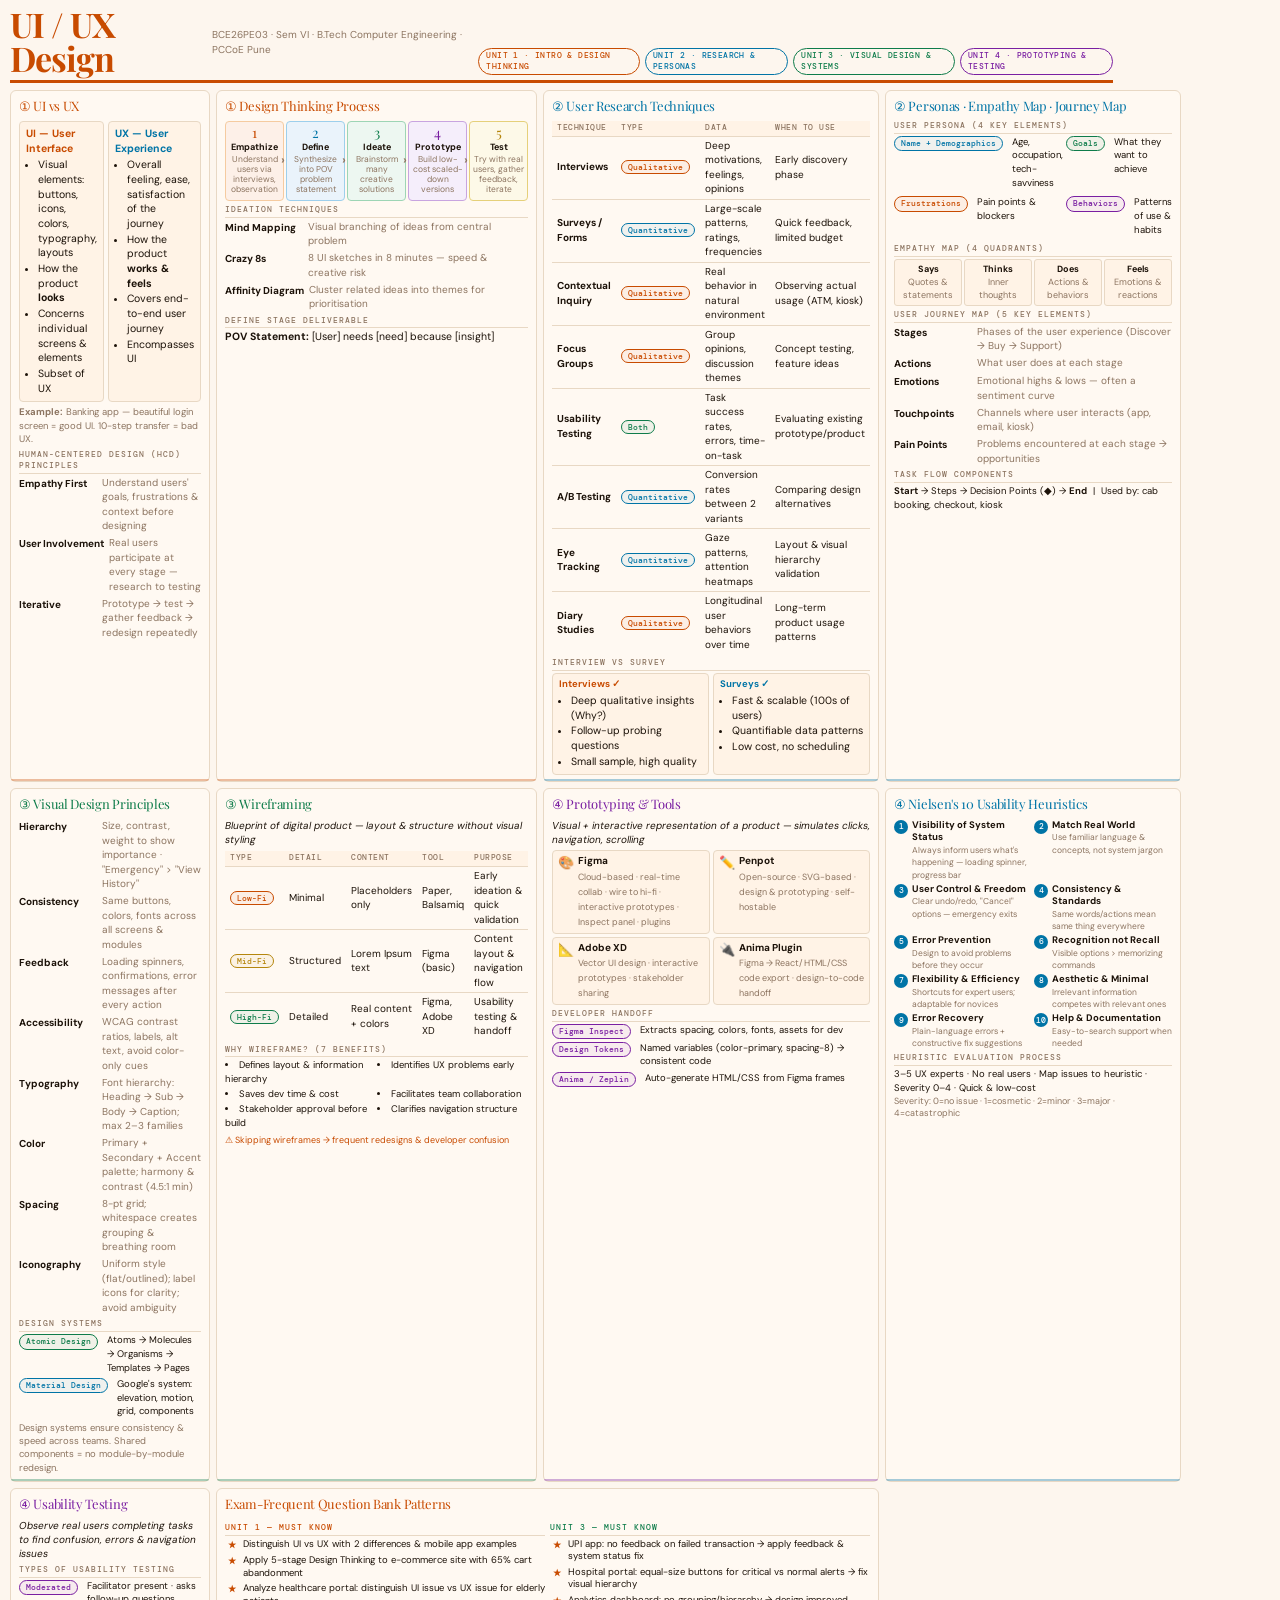
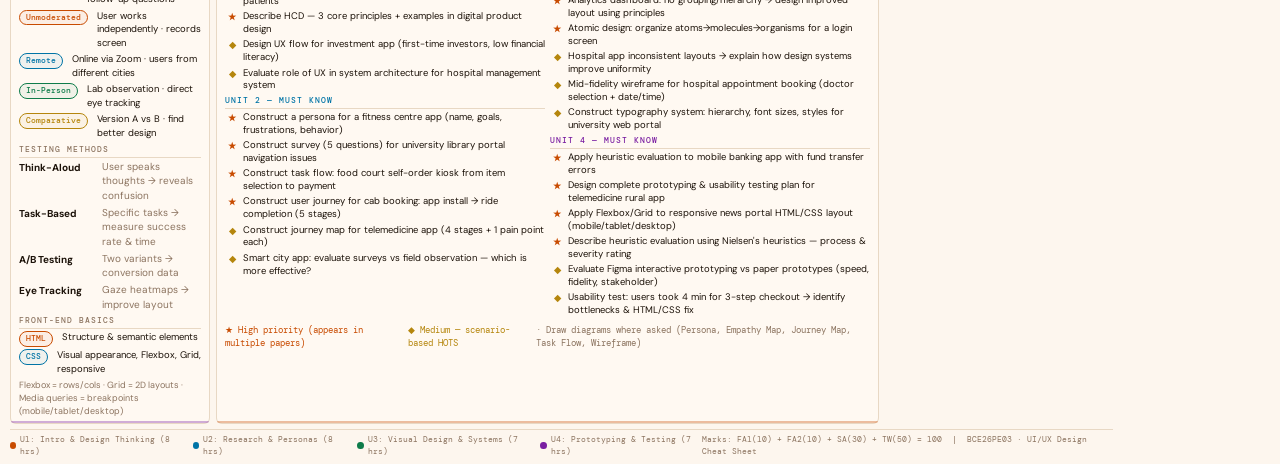
<file: uiux.html>
<!DOCTYPE html>
<html lang="en">
<head>
<meta charset="UTF-8">
<meta name="viewport" content="width=device-width, initial-scale=1.0">
<title>UI/UX Design Cheat Sheet | BCE26PE03</title>
<link href="https://fonts.googleapis.com/css2?family=DM+Mono:ital,wght@0,400;0,500;1,400&family=Playfair+Display:wght@700;900&family=DM+Sans:wght@400;500;700&display=swap" rel="stylesheet">
<style>
  :root {
    --bg:       #fdf6ee;
    --surface:  #fff9f2;
    --surface2: #fff3e6;
    --border:   #e8d8c4;
    --ink:      #1c1209;
    --muted:    #8c7460;
    --a1: #c84b00;   /* burnt orange */
    --a2: #0074a6;   /* ink blue */
    --a3: #0e7c4a;   /* forest green */
    --a4: #7a1fa2;   /* plum */
    --a5: #b5860d;   /* gold */
    --mono: 'DM Mono', monospace;
    --display: 'Playfair Display', serif;
    --body: 'DM Sans', sans-serif;
  }

  * { box-sizing: border-box; margin: 0; padding: 0; }

  body {
    background: var(--bg);
    color: var(--ink);
    font-family: var(--body);
    font-size: 10.5px;
    line-height: 1.45;
    width: 297mm;
    min-height: 210mm;
    padding: 7px 10px;
  }

  /* ── HEADER ── */
  header {
    display: flex;
    align-items: flex-end;
    justify-content: space-between;
    border-bottom: 3px solid var(--a1);
    padding-bottom: 5px;
    margin-bottom: 7px;
  }
  header h1 {
    font-family: var(--display); font-size: 34px;
    color: var(--a1); line-height: 1; letter-spacing: -1px;
  }
  header .subtitle {
    font-family: var(--body); font-size: 10px;
    color: var(--muted); margin-left: 10px; margin-bottom: 2px;
  }
  header .title-row { display: flex; align-items: baseline; gap: 8px; }
  .tags { display: flex; gap: 5px; align-items: center; }
  .tag {
    font-family: var(--mono); font-size: 8px; font-weight: 500;
    border: 1.5px solid; padding: 1px 7px; border-radius: 20px;
    text-transform: uppercase; letter-spacing: .4px;
  }
  .t1 { border-color: var(--a1); color: var(--a1); }
  .t2 { border-color: var(--a2); color: var(--a2); }
  .t3 { border-color: var(--a3); color: var(--a3); }
  .t4 { border-color: var(--a4); color: var(--a4); }

  /* ── GRID ── */
  .grid { display: grid; grid-template-columns: 1fr 1fr 1fr 1fr; gap: 6px; }
  .col2 { grid-column: span 2; }
  .col1 { grid-column: span 1; }

  /* ── CARD ── */
  .card {
    background: var(--surface);
    border: 1.5px solid var(--border);
    border-radius: 6px;
    padding: 6px 8px;
    position: relative;
  }
  .card::after {
    content: '';
    position: absolute; bottom: 0; left: 0; right: 0; height: 2px;
    border-radius: 0 0 6px 6px;
    opacity: .35;
  }
  .card.c1::after { background: var(--a1); }
  .card.c2::after { background: var(--a2); }
  .card.c3::after { background: var(--a3); }
  .card.c4::after { background: var(--a4); }
  .card.c5::after { background: var(--a5); }

  .card-title {
    font-family: var(--display); font-size: 13px;
    margin-bottom: 5px; display: flex; align-items: center; gap: 5px;
    letter-spacing: -.3px;
  }
  .card-title.orange { color: var(--a1); }
  .card-title.blue   { color: var(--a2); }
  .card-title.green  { color: var(--a3); }
  .card-title.purple { color: var(--a4); }
  .card-title.gold   { color: var(--a5); }

  /* ── SECTION LABEL ── */
  .sl {
    font-family: var(--mono); font-size: 7.5px; font-weight: 500;
    color: var(--muted); text-transform: uppercase; letter-spacing: 1px;
    border-bottom: 1px solid var(--border); padding-bottom: 1px;
    margin: 4px 0 2px;
  }

  p, li { font-size: 10.5px; line-height: 1.4; }
  ul { padding-left: 12px; }
  li { margin-bottom: 1px; }

  code {
    font-family: var(--mono); font-size: 9.5px;
    background: var(--surface2); color: var(--a1);
    padding: 0 3px; border-radius: 3px;
    border: 1px solid var(--border);
  }

  .def {
    background: var(--surface2); border-left: 3px solid var(--a1);
    padding: 3px 7px; border-radius: 0 3px 3px 0;
    font-size: 10px; margin: 3px 0;
    font-style: italic; color: var(--ink);
  }

  /* ── PILL ── */
  .pill {
    font-family: var(--mono); font-size: 8px; font-weight: 500;
    padding: 1px 6px; border-radius: 20px;
    border: 1px solid; white-space: nowrap;
  }
  .p-or { color: var(--a1); border-color: var(--a1); background: rgba(200,75,0,.06); }
  .p-bl { color: var(--a2); border-color: var(--a2); background: rgba(0,116,166,.06); }
  .p-gr { color: var(--a3); border-color: var(--a3); background: rgba(14,124,74,.06); }
  .p-pu { color: var(--a4); border-color: var(--a4); background: rgba(122,31,162,.06); }
  .p-go { color: var(--a5); border-color: var(--a5); background: rgba(181,134,13,.06); }

  /* ── ROW ── */
  .row { display: flex; align-items: flex-start; gap: 5px; margin-bottom: 2.5px; }
  .row-label {
    font-weight: 700; font-size: 10px; min-width: 78px;
    color: var(--ink); flex-shrink: 0; padding-top: 1px;
  }
  .row-body { font-size: 10px; color: var(--muted); flex: 1; }

  /* ── DESIGN THINKING FLOW ── */
  .dt-flow {
    display: flex; gap: 2px; align-items: stretch; margin: 4px 0;
  }
  .dt-step {
    flex: 1; text-align: center; padding: 4px 3px;
    border-radius: 4px; position: relative;
  }
  .dt-step + .dt-step::before {
    content: '›';
    position: absolute; left: -6px; top: 50%; transform: translateY(-50%);
    color: var(--muted); font-size: 12px; font-weight: 700;
  }
  .dt-num { font-family: var(--display); font-size: 14px; line-height: 1; }
  .dt-name { font-weight: 700; font-size: 9px; display: block; margin-top: 1px; }
  .dt-goal { font-size: 8.5px; color: var(--muted); margin-top: 1px; line-height: 1.2; }

  /* ── NIELSEN HEURISTICS ── */
  .nh-grid { display: grid; grid-template-columns: 1fr 1fr; gap: 2px; }
  .nh-item { display: flex; gap: 4px; align-items: flex-start; }
  .nh-num {
    font-family: var(--mono); font-size: 8px; font-weight: 500;
    background: var(--a2); color: #fff;
    width: 14px; height: 14px; border-radius: 50%;
    display: flex; align-items: center; justify-content: center;
    flex-shrink: 0; margin-top: 1px;
  }
  .nh-text { font-size: 9.5px; line-height: 1.3; }
  .nh-text strong { font-size: 9.5px; display: block; }
  .nh-text span { color: var(--muted); font-size: 8.5px; }

  /* ── QB QUESTIONS ── */
  .qb-col { display: grid; grid-template-columns: 1fr 1fr; gap: 5px; }
  .kq-item {
    display: flex; gap: 4px; align-items: flex-start; margin-bottom: 2.5px;
  }
  .kq-star {
    font-size: 9px; font-weight: 700; flex-shrink: 0;
    width: 14px; text-align: center; padding-top: 1px;
  }
  .s-hi { color: var(--a1); }
  .s-med { color: var(--a5); }
  .kq-text { font-size: 9.5px; line-height: 1.35; }

  /* ── WIREFRAME TABLE ── */
  table { width: 100%; border-collapse: collapse; font-size: 10px; }
  th {
    font-family: var(--mono); font-size: 7.5px; font-weight: 500;
    background: var(--surface2); color: var(--muted);
    padding: 2px 5px; text-align: left; text-transform: uppercase;
    letter-spacing: .5px; border-bottom: 1.5px solid var(--border);
  }
  td { padding: 2px 5px; border-bottom: 1px solid var(--border); }
  tr:last-child td { border-bottom: none; }
  .td-name { font-weight: 700; }

  /* ── TOOLS GRID ── */
  .tools { display: grid; grid-template-columns: 1fr 1fr; gap: 3px; }
  .tool-item {
    display: flex; gap: 4px; align-items: flex-start;
    background: var(--surface2); border-radius: 4px;
    padding: 3px 5px; border: 1px solid var(--border);
  }
  .tool-icon { font-size: 13px; flex-shrink: 0; }
  .tool-name { font-weight: 700; font-size: 10px; display: block; }
  .tool-desc { font-size: 9px; color: var(--muted); }

  /* ── COMPARE TABLE ── */
  .cmp { display: grid; grid-template-columns: 1fr 1fr; gap: 4px; }
  .cmp-col { background: var(--surface2); border-radius: 4px; padding: 4px 6px; border: 1px solid var(--border); }
  .cmp-head { font-weight: 700; font-size: 10.5px; margin-bottom: 2px; }

  /* ── FOOTER ── */
  footer {
    display: flex; justify-content: space-between; align-items: center;
    border-top: 1.5px solid var(--border); padding-top: 4px; margin-top: 5px;
    font-family: var(--mono); font-size: 8px; color: var(--muted);
  }
  .footer-units { display: flex; gap: 12px; }
  .fu { display: flex; align-items: center; gap: 4px; }
  .fu-dot { width: 7px; height: 7px; border-radius: 50%; }

  @media print {
    body { width: 297mm; padding: 5px 8px; }
    * { -webkit-print-color-adjust: exact !important; print-color-adjust: exact !important; }
  }
</style>
</head>
<body>

<!-- HEADER -->
<header>
  <div>
    <div class="title-row">
      <h1>UI / UX Design</h1>
      <div class="subtitle">BCE26PE03 · Sem VI · B.Tech Computer Engineering · PCCoE Pune</div>
    </div>
  </div>
  <div class="tags">
    <span class="tag t1">Unit 1 · Intro &amp; Design Thinking</span>
    <span class="tag t2">Unit 2 · Research &amp; Personas</span>
    <span class="tag t3">Unit 3 · Visual Design &amp; Systems</span>
    <span class="tag t4">Unit 4 · Prototyping &amp; Testing</span>
  </div>
</header>

<!-- GRID -->
<div class="grid">

  <!-- ══ CARD 1: UI vs UX ══ -->
  <div class="card c1 col1">
    <div class="card-title orange">① UI vs UX</div>
    <div class="cmp">
      <div class="cmp-col">
        <div class="cmp-head" style="color:var(--a1)">UI — User Interface</div>
        <ul>
          <li>Visual elements: buttons, icons, colors, typography, layouts</li>
          <li>How the product <strong>looks</strong></li>
          <li>Concerns individual screens &amp; elements</li>
          <li>Subset of UX</li>
        </ul>
      </div>
      <div class="cmp-col">
        <div class="cmp-head" style="color:var(--a2)">UX — User Experience</div>
        <ul>
          <li>Overall feeling, ease, satisfaction of the journey</li>
          <li>How the product <strong>works &amp; feels</strong></li>
          <li>Covers end-to-end user journey</li>
          <li>Encompasses UI</li>
        </ul>
      </div>
    </div>
    <p style="margin-top:4px;font-size:9.5px;color:var(--muted)"><strong>Example:</strong> Banking app — beautiful login screen = good UI. 10-step transfer = bad UX.</p>
    <div class="sl">Human-Centered Design (HCD) Principles</div>
    <div class="row"><span class="row-label">Empathy First</span><span class="row-body">Understand users' goals, frustrations &amp; context before designing</span></div>
    <div class="row"><span class="row-label">User Involvement</span><span class="row-body">Real users participate at every stage — research to testing</span></div>
    <div class="row"><span class="row-label">Iterative</span><span class="row-body">Prototype → test → gather feedback → redesign repeatedly</span></div>
  </div>

  <!-- ══ CARD 2: Design Thinking ══ -->
  <div class="card c1 col1">
    <div class="card-title orange">① Design Thinking Process</div>
    <div class="dt-flow">
      <div class="dt-step" style="background:#fdf0e8;border:1px solid #f5cba0">
        <div class="dt-num" style="color:var(--a1)">1</div>
        <span class="dt-name">Empathize</span>
        <div class="dt-goal">Understand users via interviews, observation</div>
      </div>
      <div class="dt-step" style="background:#eaf3fb;border:1px solid #9dcfec">
        <div class="dt-num" style="color:var(--a2)">2</div>
        <span class="dt-name">Define</span>
        <div class="dt-goal">Synthesize into POV problem statement</div>
      </div>
      <div class="dt-step" style="background:#edf7f1;border:1px solid #9dd5b5">
        <div class="dt-num" style="color:var(--a3)">3</div>
        <span class="dt-name">Ideate</span>
        <div class="dt-goal">Brainstorm many creative solutions</div>
      </div>
      <div class="dt-step" style="background:#f5eefb;border:1px solid #c8a4e0">
        <div class="dt-num" style="color:var(--a4)">4</div>
        <span class="dt-name">Prototype</span>
        <div class="dt-goal">Build low-cost scaled-down versions</div>
      </div>
      <div class="dt-step" style="background:#fdf9e8;border:1px solid #e5d07a">
        <div class="dt-num" style="color:var(--a5)">5</div>
        <span class="dt-name">Test</span>
        <div class="dt-goal">Try with real users, gather feedback, iterate</div>
      </div>
    </div>
    <div class="sl">Ideation Techniques</div>
    <div class="row"><span class="row-label">Mind Mapping</span><span class="row-body">Visual branching of ideas from central problem</span></div>
    <div class="row"><span class="row-label">Crazy 8s</span><span class="row-body">8 UI sketches in 8 minutes — speed &amp; creative risk</span></div>
    <div class="row"><span class="row-label">Affinity Diagram</span><span class="row-body">Cluster related ideas into themes for prioritisation</span></div>
    <div class="sl">Define Stage Deliverable</div>
    <p><strong>POV Statement:</strong> [User] needs [need] because [insight]</p>
  </div>

  <!-- ══ CARD 3: User Research Techniques ══ -->
  <div class="card c2 col1">
    <div class="card-title blue">② User Research Techniques</div>
    <table>
      <thead>
        <tr><th>Technique</th><th>Type</th><th>Data</th><th>When to Use</th></tr>
      </thead>
      <tbody>
        <tr><td class="td-name">Interviews</td><td><span class="pill p-or">Qualitative</span></td><td>Deep motivations, feelings, opinions</td><td>Early discovery phase</td></tr>
        <tr><td class="td-name">Surveys / Forms</td><td><span class="pill p-bl">Quantitative</span></td><td>Large-scale patterns, ratings, frequencies</td><td>Quick feedback, limited budget</td></tr>
        <tr><td class="td-name">Contextual Inquiry</td><td><span class="pill p-or">Qualitative</span></td><td>Real behavior in natural environment</td><td>Observing actual usage (ATM, kiosk)</td></tr>
        <tr><td class="td-name">Focus Groups</td><td><span class="pill p-or">Qualitative</span></td><td>Group opinions, discussion themes</td><td>Concept testing, feature ideas</td></tr>
        <tr><td class="td-name">Usability Testing</td><td><span class="pill p-gr">Both</span></td><td>Task success rates, errors, time-on-task</td><td>Evaluating existing prototype/product</td></tr>
        <tr><td class="td-name">A/B Testing</td><td><span class="pill p-bl">Quantitative</span></td><td>Conversion rates between 2 variants</td><td>Comparing design alternatives</td></tr>
        <tr><td class="td-name">Eye Tracking</td><td><span class="pill p-bl">Quantitative</span></td><td>Gaze patterns, attention heatmaps</td><td>Layout &amp; visual hierarchy validation</td></tr>
        <tr><td class="td-name">Diary Studies</td><td><span class="pill p-or">Qualitative</span></td><td>Longitudinal user behaviors over time</td><td>Long-term product usage patterns</td></tr>
      </tbody>
    </table>
    <div class="sl">Interview vs Survey</div>
    <div class="cmp">
      <div class="cmp-col">
        <div class="cmp-head" style="color:var(--a1);font-size:9.5px">Interviews ✓</div>
        <ul style="font-size:9.5px"><li>Deep qualitative insights (Why?)</li><li>Follow-up probing questions</li><li>Small sample, high quality</li></ul>
      </div>
      <div class="cmp-col">
        <div class="cmp-head" style="color:var(--a2);font-size:9.5px">Surveys ✓</div>
        <ul style="font-size:9.5px"><li>Fast &amp; scalable (100s of users)</li><li>Quantifiable data patterns</li><li>Low cost, no scheduling</li></ul>
      </div>
    </div>
  </div>

  <!-- ══ CARD 4: Personas, Empathy Map, Journey Map ══ -->
  <div class="card c2 col1">
    <div class="card-title blue">② Personas · Empathy Map · Journey Map</div>
    <div class="sl">User Persona (4 Key Elements)</div>
    <div style="display:grid;grid-template-columns:1fr 1fr;gap:3px;margin-bottom:3px">
      <div class="row"><span class="pill p-bl">Name + Demographics</span><span style="font-size:9.5px;margin-left:4px">Age, occupation, tech-savviness</span></div>
      <div class="row"><span class="pill p-gr">Goals</span><span style="font-size:9.5px;margin-left:4px">What they want to achieve</span></div>
      <div class="row"><span class="pill p-or">Frustrations</span><span style="font-size:9.5px;margin-left:4px">Pain points &amp; blockers</span></div>
      <div class="row"><span class="pill p-pu">Behaviors</span><span style="font-size:9.5px;margin-left:4px">Patterns of use &amp; habits</span></div>
    </div>

    <div class="sl">Empathy Map (4 Quadrants)</div>
    <div style="display:grid;grid-template-columns:1fr 1fr 1fr 1fr;gap:2px;margin:2px 0">
      <div style="background:var(--surface2);border:1px solid var(--border);border-radius:3px;padding:3px;text-align:center;font-size:9px"><strong>Says</strong><br><span style="color:var(--muted)">Quotes &amp; statements</span></div>
      <div style="background:var(--surface2);border:1px solid var(--border);border-radius:3px;padding:3px;text-align:center;font-size:9px"><strong>Thinks</strong><br><span style="color:var(--muted)">Inner thoughts</span></div>
      <div style="background:var(--surface2);border:1px solid var(--border);border-radius:3px;padding:3px;text-align:center;font-size:9px"><strong>Does</strong><br><span style="color:var(--muted)">Actions &amp; behaviors</span></div>
      <div style="background:var(--surface2);border:1px solid var(--border);border-radius:3px;padding:3px;text-align:center;font-size:9px"><strong>Feels</strong><br><span style="color:var(--muted)">Emotions &amp; reactions</span></div>
    </div>

    <div class="sl">User Journey Map (5 Key Elements)</div>
    <div class="row"><span class="row-label">Stages</span><span class="row-body">Phases of the user experience (Discover → Buy → Support)</span></div>
    <div class="row"><span class="row-label">Actions</span><span class="row-body">What user does at each stage</span></div>
    <div class="row"><span class="row-label">Emotions</span><span class="row-body">Emotional highs &amp; lows — often a sentiment curve</span></div>
    <div class="row"><span class="row-label">Touchpoints</span><span class="row-body">Channels where user interacts (app, email, kiosk)</span></div>
    <div class="row"><span class="row-label">Pain Points</span><span class="row-body">Problems encountered at each stage → opportunities</span></div>

    <div class="sl">Task Flow Components</div>
    <p style="font-size:9.5px"><strong>Start</strong> → Steps → Decision Points (◆) → <strong>End</strong> &nbsp;|&nbsp; Used by: cab booking, checkout, kiosk</p>
  </div>

  <!-- ══ CARD 5: Visual Design Principles ══ -->
  <div class="card c3 col1">
    <div class="card-title green">③ Visual Design Principles</div>
    <div class="row"><span class="row-label">Hierarchy</span><span class="row-body">Size, contrast, weight to show importance · "Emergency" > "View History"</span></div>
    <div class="row"><span class="row-label">Consistency</span><span class="row-body">Same buttons, colors, fonts across all screens &amp; modules</span></div>
    <div class="row"><span class="row-label">Feedback</span><span class="row-body">Loading spinners, confirmations, error messages after every action</span></div>
    <div class="row"><span class="row-label">Accessibility</span><span class="row-body">WCAG contrast ratios, labels, alt text, avoid color-only cues</span></div>
    <div class="row"><span class="row-label">Typography</span><span class="row-body">Font hierarchy: Heading → Sub → Body → Caption; max 2–3 families</span></div>
    <div class="row"><span class="row-label">Color</span><span class="row-body">Primary + Secondary + Accent palette; harmony &amp; contrast (4.5:1 min)</span></div>
    <div class="row"><span class="row-label">Spacing</span><span class="row-body">8-pt grid; whitespace creates grouping &amp; breathing room</span></div>
    <div class="row"><span class="row-label">Iconography</span><span class="row-body">Uniform style (flat/outlined); label icons for clarity; avoid ambiguity</span></div>

    <div class="sl">Design Systems</div>
    <div class="row"><span class="pill p-gr">Atomic Design</span><span style="font-size:9.5px;margin-left:4px">Atoms → Molecules → Organisms → Templates → Pages</span></div>
    <div class="row"><span class="pill p-bl">Material Design</span><span style="font-size:9.5px;margin-left:4px">Google's system: elevation, motion, grid, components</span></div>
    <p style="font-size:9.5px;margin-top:2px;color:var(--muted)">Design systems ensure consistency &amp; speed across teams. Shared components = no module-by-module redesign.</p>
  </div>

  <!-- ══ CARD 6: Wireframes ══ -->
  <div class="card c3 col1">
    <div class="card-title green">③ Wireframing</div>
    <p style="font-size:10px;margin-bottom:4px"><em>Blueprint of digital product — layout &amp; structure without visual styling</em></p>
    <table>
      <thead>
        <tr><th>Type</th><th>Detail</th><th>Content</th><th>Tool</th><th>Purpose</th></tr>
      </thead>
      <tbody>
        <tr>
          <td><span class="pill p-or">Low-Fi</span></td>
          <td>Minimal</td><td>Placeholders only</td>
          <td>Paper, Balsamiq</td><td>Early ideation &amp; quick validation</td>
        </tr>
        <tr>
          <td><span class="pill p-go">Mid-Fi</span></td>
          <td>Structured</td><td>Lorem Ipsum text</td>
          <td>Figma (basic)</td><td>Content layout &amp; navigation flow</td>
        </tr>
        <tr>
          <td><span class="pill p-gr">High-Fi</span></td>
          <td>Detailed</td><td>Real content + colors</td>
          <td>Figma, Adobe XD</td><td>Usability testing &amp; handoff</td>
        </tr>
      </tbody>
    </table>
    <div class="sl">Why Wireframe? (7 Benefits)</div>
    <div style="display:grid;grid-template-columns:1fr 1fr;gap:1px">
      <li style="font-size:9.5px">Defines layout &amp; information hierarchy</li>
      <li style="font-size:9.5px">Identifies UX problems early</li>
      <li style="font-size:9.5px">Saves dev time &amp; cost</li>
      <li style="font-size:9.5px">Facilitates team collaboration</li>
      <li style="font-size:9.5px">Stakeholder approval before build</li>
      <li style="font-size:9.5px">Clarifies navigation structure</li>
    </div>
    <p style="font-size:9px;color:var(--a1);margin-top:3px">⚠ Skipping wireframes → frequent redesigns &amp; developer confusion</p>
  </div>

  <!-- ══ CARD 7: Prototyping & Tools ══ -->
  <div class="card c4 col1">
    <div class="card-title purple">④ Prototyping &amp; Tools</div>
    <p style="font-size:10px;margin-bottom:3px"><em>Visual + interactive representation of a product — simulates clicks, navigation, scrolling</em></p>
    <div class="tools">
      <div class="tool-item">
        <div class="tool-icon">🎨</div>
        <div><span class="tool-name">Figma</span><span class="tool-desc">Cloud-based · real-time collab · wire to hi-fi · interactive prototypes · Inspect panel · plugins</span></div>
      </div>
      <div class="tool-item">
        <div class="tool-icon">✏️</div>
        <div><span class="tool-name">Penpot</span><span class="tool-desc">Open-source · SVG-based · design &amp; prototyping · self-hostable</span></div>
      </div>
      <div class="tool-item">
        <div class="tool-icon">📐</div>
        <div><span class="tool-name">Adobe XD</span><span class="tool-desc">Vector UI design · interactive prototypes · stakeholder sharing</span></div>
      </div>
      <div class="tool-item">
        <div class="tool-icon">🔌</div>
        <div><span class="tool-name">Anima Plugin</span><span class="tool-desc">Figma → React/HTML/CSS code export · design-to-code handoff</span></div>
      </div>
    </div>
    <div class="sl">Developer Handoff</div>
    <div class="row"><span class="pill p-pu">Figma Inspect</span><span style="font-size:9.5px;margin-left:4px">Extracts spacing, colors, fonts, assets for dev</span></div>
    <div class="row"><span class="pill p-pu">Design Tokens</span><span style="font-size:9.5px;margin-left:4px">Named variables (color-primary, spacing-8) → consistent code</span></div>
    <div class="row"><span class="pill p-pu">Anima / Zeplin</span><span style="font-size:9.5px;margin-left:4px">Auto-generate HTML/CSS from Figma frames</span></div>
  </div>

  <!-- ══ CARD 8: Nielsen's 10 Heuristics ══ -->
  <div class="card c2 col1">
    <div class="card-title blue">④ Nielsen's 10 Usability Heuristics</div>
    <div class="nh-grid">
      <div class="nh-item"><div class="nh-num">1</div><div class="nh-text"><strong>Visibility of System Status</strong><span>Always inform users what's happening — loading spinner, progress bar</span></div></div>
      <div class="nh-item"><div class="nh-num">2</div><div class="nh-text"><strong>Match Real World</strong><span>Use familiar language &amp; concepts, not system jargon</span></div></div>
      <div class="nh-item"><div class="nh-num">3</div><div class="nh-text"><strong>User Control &amp; Freedom</strong><span>Clear undo/redo, "Cancel" options — emergency exits</span></div></div>
      <div class="nh-item"><div class="nh-num">4</div><div class="nh-text"><strong>Consistency &amp; Standards</strong><span>Same words/actions mean same thing everywhere</span></div></div>
      <div class="nh-item"><div class="nh-num">5</div><div class="nh-text"><strong>Error Prevention</strong><span>Design to avoid problems before they occur</span></div></div>
      <div class="nh-item"><div class="nh-num">6</div><div class="nh-text"><strong>Recognition not Recall</strong><span>Visible options &gt; memorizing commands</span></div></div>
      <div class="nh-item"><div class="nh-num">7</div><div class="nh-text"><strong>Flexibility &amp; Efficiency</strong><span>Shortcuts for expert users; adaptable for novices</span></div></div>
      <div class="nh-item"><div class="nh-num">8</div><div class="nh-text"><strong>Aesthetic &amp; Minimal</strong><span>Irrelevant information competes with relevant ones</span></div></div>
      <div class="nh-item"><div class="nh-num">9</div><div class="nh-text"><strong>Error Recovery</strong><span>Plain-language errors + constructive fix suggestions</span></div></div>
      <div class="nh-item"><div class="nh-num">10</div><div class="nh-text"><strong>Help &amp; Documentation</strong><span>Easy-to-search support when needed</span></div></div>
    </div>
    <div class="sl">Heuristic Evaluation Process</div>
    <p style="font-size:9.5px">3–5 UX experts · No real users · Map issues to heuristic · Severity 0–4 · Quick &amp; low-cost</p>
    <p style="font-size:9px;color:var(--muted)">Severity: 0=no issue · 1=cosmetic · 2=minor · 3=major · 4=catastrophic</p>
  </div>

  <!-- ══ CARD 9: Usability Testing ══ -->
  <div class="card c4 col1">
    <div class="card-title purple">④ Usability Testing</div>
    <p style="font-size:10px;margin-bottom:3px"><em>Observe real users completing tasks to find confusion, errors &amp; navigation issues</em></p>
    <div class="sl">Types of Usability Testing</div>
    <div class="row"><span class="pill p-pu">Moderated</span><span style="font-size:9.5px;margin-left:4px">Facilitator present · asks follow-up questions</span></div>
    <div class="row"><span class="pill p-or">Unmoderated</span><span style="font-size:9.5px;margin-left:4px">User works independently · records screen</span></div>
    <div class="row"><span class="pill p-bl">Remote</span><span style="font-size:9.5px;margin-left:4px">Online via Zoom · users from different cities</span></div>
    <div class="row"><span class="pill p-gr">In-Person</span><span style="font-size:9.5px;margin-left:4px">Lab observation · direct eye tracking</span></div>
    <div class="row"><span class="pill p-go">Comparative</span><span style="font-size:9.5px;margin-left:4px">Version A vs B · find better design</span></div>

    <div class="sl">Testing Methods</div>
    <div class="row"><span class="row-label">Think-Aloud</span><span class="row-body">User speaks thoughts → reveals confusion</span></div>
    <div class="row"><span class="row-label">Task-Based</span><span class="row-body">Specific tasks → measure success rate &amp; time</span></div>
    <div class="row"><span class="row-label">A/B Testing</span><span class="row-body">Two variants → conversion data</span></div>
    <div class="row"><span class="row-label">Eye Tracking</span><span class="row-body">Gaze heatmaps → improve layout</span></div>

    <div class="sl">Front-End Basics</div>
    <div class="row"><span class="pill p-or">HTML</span><span style="font-size:9.5px;margin-left:4px">Structure &amp; semantic elements</span></div>
    <div class="row"><span class="pill p-bl">CSS</span><span style="font-size:9.5px;margin-left:4px">Visual appearance, Flexbox, Grid, responsive</span></div>
    <p style="font-size:9px;color:var(--muted)">Flexbox = rows/cols · Grid = 2D layouts · Media queries = breakpoints (mobile/tablet/desktop)</p>
  </div>

  <!-- ══ CARD 10: High-Freq QB Questions ══ -->
  <div class="card c1 col2">
    <div class="card-title orange">Exam-Frequent Question Bank Patterns</div>
    <div class="qb-col">
      <div>
        <div class="sl" style="color:var(--a1)">Unit 1 — Must Know</div>
        <div class="kq-item"><span class="kq-star s-hi">★</span><span class="kq-text">Distinguish UI vs UX with 2 differences &amp; mobile app examples</span></div>
        <div class="kq-item"><span class="kq-star s-hi">★</span><span class="kq-text">Apply 5-stage Design Thinking to e-commerce site with 65% cart abandonment</span></div>
        <div class="kq-item"><span class="kq-star s-hi">★</span><span class="kq-text">Analyze healthcare portal: distinguish UI issue vs UX issue for elderly patients</span></div>
        <div class="kq-item"><span class="kq-star s-hi">★</span><span class="kq-text">Describe HCD — 3 core principles + examples in digital product design</span></div>
        <div class="kq-item"><span class="kq-star s-med">◆</span><span class="kq-text">Design UX flow for investment app (first-time investors, low financial literacy)</span></div>
        <div class="kq-item"><span class="kq-star s-med">◆</span><span class="kq-text">Evaluate role of UX in system architecture for hospital management system</span></div>

        <div class="sl" style="color:var(--a2)">Unit 2 — Must Know</div>
        <div class="kq-item"><span class="kq-star s-hi">★</span><span class="kq-text">Construct a persona for a fitness centre app (name, goals, frustrations, behavior)</span></div>
        <div class="kq-item"><span class="kq-star s-hi">★</span><span class="kq-text">Construct survey (5 questions) for university library portal navigation issues</span></div>
        <div class="kq-item"><span class="kq-star s-hi">★</span><span class="kq-text">Construct task flow: food court self-order kiosk from item selection to payment</span></div>
        <div class="kq-item"><span class="kq-star s-hi">★</span><span class="kq-text">Construct user journey for cab booking: app install → ride completion (5 stages)</span></div>
        <div class="kq-item"><span class="kq-star s-med">◆</span><span class="kq-text">Construct journey map for telemedicine app (4 stages + 1 pain point each)</span></div>
        <div class="kq-item"><span class="kq-star s-med">◆</span><span class="kq-text">Smart city app: evaluate surveys vs field observation — which is more effective?</span></div>
      </div>
      <div>
        <div class="sl" style="color:var(--a3)">Unit 3 — Must Know</div>
        <div class="kq-item"><span class="kq-star s-hi">★</span><span class="kq-text">UPI app: no feedback on failed transaction → apply feedback &amp; system status fix</span></div>
        <div class="kq-item"><span class="kq-star s-hi">★</span><span class="kq-text">Hospital portal: equal-size buttons for critical vs normal alerts → fix visual hierarchy</span></div>
        <div class="kq-item"><span class="kq-star s-hi">★</span><span class="kq-text">Analytics dashboard: no grouping/hierarchy → design improved layout using principles</span></div>
        <div class="kq-item"><span class="kq-star s-hi">★</span><span class="kq-text">Atomic design: organize atoms→molecules→organisms for a login screen</span></div>
        <div class="kq-item"><span class="kq-star s-med">◆</span><span class="kq-text">Hospital app inconsistent layouts → explain how design systems improve uniformity</span></div>
        <div class="kq-item"><span class="kq-star s-med">◆</span><span class="kq-text">Mid-fidelity wireframe for hospital appointment booking (doctor selection + date/time)</span></div>
        <div class="kq-item"><span class="kq-star s-med">◆</span><span class="kq-text">Construct typography system: hierarchy, font sizes, styles for university web portal</span></div>

        <div class="sl" style="color:var(--a4)">Unit 4 — Must Know</div>
        <div class="kq-item"><span class="kq-star s-hi">★</span><span class="kq-text">Apply heuristic evaluation to mobile banking app with fund transfer errors</span></div>
        <div class="kq-item"><span class="kq-star s-hi">★</span><span class="kq-text">Design complete prototyping &amp; usability testing plan for telemedicine rural app</span></div>
        <div class="kq-item"><span class="kq-star s-hi">★</span><span class="kq-text">Apply Flexbox/Grid to responsive news portal HTML/CSS layout (mobile/tablet/desktop)</span></div>
        <div class="kq-item"><span class="kq-star s-hi">★</span><span class="kq-text">Describe heuristic evaluation using Nielsen's heuristics — process &amp; severity rating</span></div>
        <div class="kq-item"><span class="kq-star s-med">◆</span><span class="kq-text">Evaluate Figma interactive prototyping vs paper prototypes (speed, fidelity, stakeholder)</span></div>
        <div class="kq-item"><span class="kq-star s-med">◆</span><span class="kq-text">Usability test: users took 4 min for 3-step checkout → identify bottlenecks &amp; HTML/CSS fix</span></div>
      </div>
    </div>
    <div style="display:flex;gap:8px;margin-top:4px;font-size:9px;color:var(--muted);font-family:var(--mono);align-items:center">
      <span style="color:var(--a1)">★ High priority (appears in multiple papers)</span>
      <span style="color:var(--a5)">◆ Medium — scenario-based HOTS</span>
      <span>· Draw diagrams where asked (Persona, Empathy Map, Journey Map, Task Flow, Wireframe)</span>
    </div>
  </div>

</div>

<!-- FOOTER -->
<footer>
  <div class="footer-units">
    <div class="fu"><div class="fu-dot" style="background:var(--a1)"></div>U1: Intro &amp; Design Thinking (8 hrs)</div>
    <div class="fu"><div class="fu-dot" style="background:var(--a2)"></div>U2: Research &amp; Personas (8 hrs)</div>
    <div class="fu"><div class="fu-dot" style="background:var(--a3)"></div>U3: Visual Design &amp; Systems (7 hrs)</div>
    <div class="fu"><div class="fu-dot" style="background:var(--a4)"></div>U4: Prototyping &amp; Testing (7 hrs)</div>
  </div>
  <div>Marks: FA1(10) + FA2(10) + SA(30) + TW(50) = 100 &nbsp;|&nbsp; BCE26PE03 · UI/UX Design Cheat Sheet</div>
</footer>

</body>
</html>
</file>
<file: style.css>
/* ============================================
   CSS VARIABLES & THEME SYSTEM
   ============================================ */
:root {
    /* Light Theme Colors */
    --bg-primary: #f8fafc;
    --bg-secondary: #ffffff;
    --bg-tertiary: #f1f5f9;
    --text-primary: #0f172a;
    --text-secondary: #475569;
    --text-muted: #94a3b8;
    --border-color: #e2e8f0;
    --shadow-sm: 0 1px 2px 0 rgb(0 0 0 / 0.05);
    --shadow-md: 0 4px 6px -1px rgb(0 0 0 / 0.1), 0 2px 4px -2px rgb(0 0 0 / 0.1);
    --shadow-lg: 0 10px 15px -3px rgb(0 0 0 / 0.1), 0 4px 6px -4px rgb(0 0 0 / 0.1);
    --shadow-xl: 0 20px 25px -5px rgb(0 0 0 / 0.1), 0 8px 10px -6px rgb(0 0 0 / 0.1);
    --accent-primary: #6366f1;
    --accent-primary-hover: #4f46e5;
    --accent-secondary: #f1f5f9;
    --accent-secondary-hover: #e2e8f0;
    --success: #10b981;
    --radius-sm: 8px;
    --radius-md: 12px;
    --radius-lg: 16px;
    --radius-xl: 24px;
    --transition-fast: 150ms ease;
    --transition-base: 250ms ease;
    --transition-slow: 350ms ease;
}

[data-theme="dark"] {
    /* Dark Theme Colors */
    --bg-primary: #0f172a;
    --bg-secondary: #1e293b;
    --bg-tertiary: #334155;
    --text-primary: #f1f5f9;
    --text-secondary: #cbd5e1;
    --text-muted: #64748b;
    --border-color: #334155;
    --shadow-sm: 0 1px 2px 0 rgb(0 0 0 / 0.3);
    --shadow-md: 0 4px 6px -1px rgb(0 0 0 / 0.4), 0 2px 4px -2px rgb(0 0 0 / 0.4);
    --shadow-lg: 0 10px 15px -3px rgb(0 0 0 / 0.5), 0 4px 6px -4px rgb(0 0 0 / 0.5);
    --shadow-xl: 0 20px 25px -5px rgb(0 0 0 / 0.5), 0 8px 10px -6px rgb(0 0 0 / 0.5);
    --accent-primary: #818cf8;
    --accent-primary-hover: #a5b4fc;
    --accent-secondary: #334155;
    --accent-secondary-hover: #475569;
}

/* ============================================
   RESET & BASE STYLES
   ============================================ */
* {
    margin: 0;
    padding: 0;
    box-sizing: border-box;
}

html {
    scroll-behavior: smooth;
}

body {
    font-family: 'Inter', -apple-system, BlinkMacSystemFont, 'Segoe UI', Roboto, sans-serif;
    background-color: var(--bg-primary);
    color: var(--text-primary);
    line-height: 1.6;
    transition: background-color var(--transition-base), color var(--transition-base);
    min-height: 100vh;
    display: flex;
    flex-direction: column;
}

a {
    text-decoration: none;
    color: inherit;
}

.container {
    width: 100%;
    max-width: 1200px;
    margin: 0 auto;
    padding: 0 1.5rem;
}

/* ============================================
   NAVIGATION
   ============================================ */
.navbar {
    background-color: var(--bg-secondary);
    border-bottom: 1px solid var(--border-color);
    position: sticky;
    top: 0;
    z-index: 100;
    backdrop-filter: blur(12px);
    background-color: rgba(var(--bg-secondary), 0.85);
    transition: background-color var(--transition-base), border-color var(--transition-base);
}

.nav-container {
    display: flex;
    align-items: center;
    justify-content: space-between;
    height: 64px;
}

.logo {
    display: flex;
    align-items: center;
    gap: 0.75rem;
}

.logo-icon {
    font-size: 1.5rem;
    line-height: 1;
}

.logo-text {
    font-size: 1.25rem;
    font-weight: 700;
    color: var(--text-primary);
    letter-spacing: -0.025em;
}

.nav-right {
    display: flex;
    align-items: center;
    gap: 1rem;
}

.theme-toggle {
    background: var(--bg-tertiary);
    border: 1px solid var(--border-color);
    width: 44px;
    height: 44px;
    border-radius: var(--radius-md);
    display: flex;
    align-items: center;
    justify-content: center;
    cursor: pointer;
    font-size: 1.25rem;
    transition: all var(--transition-fast);
    color: var(--text-primary);
}

.theme-toggle:hover {
    transform: scale(1.05);
    box-shadow: var(--shadow-md);
    background: var(--accent-secondary);
}

/* ============================================
   HERO SECTION
   ============================================ */
.hero {
    background: linear-gradient(135deg, var(--accent-primary) 0%, var(--accent-primary-hover) 100%);
    color: white;
    padding: 4rem 0;
    text-align: center;
    position: relative;
    overflow: hidden;
}

.hero::before {
    content: '';
    position: absolute;
    top: 0;
    left: 0;
    right: 0;
    bottom: 0;
    background: url("data:image/svg+xml,%3Csvg width='60' height='60' viewBox='0 0 60 60' xmlns='http://www.w3.org/2000/svg'%3E%3Cg fill='none' fill-rule='evenodd'%3E%3Cg fill='%23ffffff' fill-opacity='0.08'%3E%3Cpath d='M36 34v-4h-2v4h-4v2h4v4h2v-4h4v-2h-4zm0-30V0h-2v4h-4v2h4v4h2V6h4V4h-4zM6 34v-4H4v4H0v2h4v4h2v-4h4v-2H6zM6 4V0H4v4H0v2h4v4h2V6h4V4H6z'/%3E%3C/g%3E%3C/g%3E%3C/svg%3E");
    opacity: 0.5;
}

.hero-title {
    font-size: 2.5rem;
    font-weight: 800;
    margin-bottom: 0.75rem;
    position: relative;
    letter-spacing: -0.02em;
}

.hero-subtitle {
    font-size: 1.125rem;
    opacity: 0.9;
    margin-bottom: 2rem;
    max-width: 600px;
    margin-left: auto;
    margin-right: auto;
    position: relative;
}

/* Search Bar */
.search-container {
    position: relative;
    max-width: 500px;
    margin: 0 auto;
    position: relative;
    z-index: 1;
}

.search-icon {
    position: absolute;
    left: 1rem;
    top: 50%;
    transform: translateY(-50%);
    font-size: 1.25rem;
    opacity: 0.7;
    pointer-events: none;
}

.search-input {
    width: 100%;
    padding: 1rem 1rem 1rem 3rem;
    border: none;
    border-radius: var(--radius-xl);
    background: rgba(255, 255, 255, 0.95);
    color: var(--text-primary);
    font-size: 1rem;
    font-family: inherit;
    box-shadow: var(--shadow-lg);
    transition: all var(--transition-fast);
}

.search-input:focus {
    outline: none;
    box-shadow: 0 0 0 4px rgba(255, 255, 255, 0.3), var(--shadow-xl);
}

.search-input::placeholder {
    color: var(--text-muted);
}

/* ============================================
   MAIN CONTENT & SECTIONS
   ============================================ */
.main-content {
    flex: 1;
    padding: 3rem 0;
}

.section {
    margin-bottom: 3rem;
}

.section-header {
    display: flex;
    align-items: center;
    gap: 0.75rem;
    margin-bottom: 1.5rem;
}

.section-icon {
    font-size: 1.5rem;
}

.section-title {
    font-size: 1.5rem;
    font-weight: 700;
    color: var(--text-primary);
}

/* ============================================
   TIMETABLE
   ============================================ */
.table-wrapper {
    background: var(--bg-secondary);
    border-radius: var(--radius-lg);
    box-shadow: var(--shadow-md);
    overflow: hidden;
    border: 1px solid var(--border-color);
    transition: box-shadow var(--transition-base), border-color var(--transition-base);
}

.timetable {
    width: 100%;
    border-collapse: collapse;
    font-size: 0.9375rem;
}

.timetable thead {
    background: var(--bg-tertiary);
}

.timetable th {
    padding: 1rem 1.5rem;
    text-align: left;
    font-weight: 600;
    color: var(--text-secondary);
    text-transform: uppercase;
    font-size: 0.75rem;
    letter-spacing: 0.05em;
}

.timetable td {
    padding: 1rem 1.5rem;
    border-bottom: 1px solid var(--border-color);
    color: var(--text-primary);
    transition: background-color var(--transition-fast);
}

.timetable tbody tr {
    transition: background-color var(--transition-fast);
}

.timetable tbody tr:hover {
    background-color: var(--bg-tertiary);
}

.timetable tbody tr:last-child td {
    border-bottom: none;
}

/* ============================================
   SUBJECT CARDS GRID
   ============================================ */
.subjects-grid {
    display: grid;
    grid-template-columns: repeat(auto-fill, minmax(320px, 1fr));
    gap: 1.5rem;
    align-items: start;
}

.subject-card {
    background: var(--bg-secondary);
    border-radius: var(--radius-lg);
    box-shadow: var(--shadow-md);
    border: 1px solid var(--border-color);
    overflow: hidden;
    transition: transform var(--transition-base), box-shadow var(--transition-base), border-color var(--transition-base);
    display: flex;
    flex-direction: column;
    height: 620px;
}

.subject-card:hover {
    transform: translateY(-4px);
    box-shadow: var(--shadow-xl);
    border-color: var(--accent-primary);
}

.card-header {
    padding: 1.5rem;
    display: flex;
    align-items: center;
    gap: 1rem;
    border-bottom: 1px solid var(--border-color);
    flex-shrink: 0;
}

.card-icon {
    width: 56px;
    height: 56px;
    border-radius: var(--radius-md);
    display: flex;
    align-items: center;
    justify-content: center;
    font-size: 1.75rem;
    flex-shrink: 0;
    box-shadow: var(--shadow-sm);
}

.card-title {
    font-size: 1.125rem;
    font-weight: 700;
    color: var(--text-primary);
    line-height: 1.3;
}

.card-body {
    padding: 1.5rem;
    display: flex;
    flex-direction: column;
    gap: 1rem;
    flex: 1;
    overflow: hidden;
}

/* ============================================
   DROPDOWN (COLLAPSIBLE)
   ============================================ */
.dropdown {
    position: relative;
}

.dropdown-toggle {
    width: 100%;
    display: flex;
    align-items: center;
    justify-content: space-between;
    padding: 0.875rem 1rem;
    background: var(--bg-tertiary);
    border: 1px solid var(--border-color);
    border-radius: var(--radius-md);
    color: var(--text-primary);
    font-size: 0.9375rem;
    font-weight: 500;
    font-family: inherit;
    cursor: pointer;
    transition: all var(--transition-fast);
}

.dropdown-toggle:hover {
    background: var(--accent-secondary-hover);
    border-color: var(--accent-primary);
}

.dropdown-toggle.active {
    border-radius: var(--radius-md) var(--radius-md) 0 0;
    border-bottom-color: transparent;
    background: var(--accent-secondary-hover);
}

.dropdown-arrow {
    font-size: 0.75rem;
    transition: transform var(--transition-base);
    color: var(--text-muted);
}

.dropdown-toggle.active .dropdown-arrow {
    transform: rotate(180deg);
}

.dropdown-menu {
    max-height: 0;
    overflow: hidden;
    transition: max-height var(--transition-slow), opacity var(--transition-base);
    opacity: 0;
    background: var(--bg-tertiary);
    border: 1px solid var(--border-color);
    border-top: none;
    border-radius: 0 0 var(--radius-md) var(--radius-md);
    display: flex;
    flex-direction: column;
}

.dropdown-menu.open {
    max-height: 300px;
    opacity: 1;
}

.resource-link {
    display: flex;
    align-items: center;
    gap: 0.75rem;
    padding: 0.75rem 1rem;
    color: var(--text-secondary);
    font-size: 0.9375rem;
    transition: all var(--transition-fast);
    border-bottom: 1px solid var(--border-color);
}

.resource-link:last-child {
    border-bottom: none;
}

.resource-link:hover {
    background: var(--bg-secondary);
    color: var(--accent-primary);
    padding-left: 1.25rem;
}

.link-icon {
    font-size: 1rem;
}

/* ============================================
   BUTTONS
   ============================================ */
.button-group {
    display: flex;
    flex-direction: column;
    gap: 0.75rem;
    margin-top: auto;
}

.btn {
    display: flex;
    align-items: center;
    justify-content: center;
    gap: 0.5rem;
    padding: 0.875rem 1rem;
    border-radius: var(--radius-md);
    font-size: 0.9375rem;
    font-weight: 600;
    font-family: inherit;
    cursor: pointer;
    transition: all var(--transition-fast);
    border: 1px solid transparent;
}

.btn-icon {
    font-size: 1.125rem;
}

.btn-primary {
    background: var(--accent-primary);
    color: white;
    border-color: var(--accent-primary);
}

.btn-primary:hover {
    background: var(--accent-primary-hover);
    transform: translateY(-2px);
    box-shadow: 0 4px 12px rgba(99, 102, 241, 0.4);
}

.btn-secondary {
    background: var(--accent-secondary);
    color: var(--text-primary);
    border-color: var(--border-color);
}

.btn-secondary:hover {
    background: var(--accent-secondary-hover);
    border-color: var(--accent-primary);
    transform: translateY(-2px);
}

/* Cheatsheet button — teal accent to distinguish from other buttons */
a.btn-secondary[href$=".html"]:hover {
    background: rgba(20, 184, 166, 0.15);
    border-color: #14b8a6;
    color: #14b8a6;
    transform: translateY(-2px);
}

/* ============================================
   NO RESULTS
   ============================================ */
.no-results {
    text-align: center;
    padding: 4rem 2rem;
    color: var(--text-muted);
}

.no-results-icon {
    font-size: 3rem;
    margin-bottom: 1rem;
    opacity: 0.5;
}

.no-results h3 {
    color: var(--text-secondary);
    margin-bottom: 0.5rem;
}

/* ============================================
   FOOTER
   ============================================ */
.footer {
    background: var(--bg-secondary);
    border-top: 1px solid var(--border-color);
    padding: 2rem 0;
    text-align: center;
    color: var(--text-muted);
    font-size: 0.875rem;
    margin-top: auto;
}

/* ============================================
   CONTACT SECTION
   ============================================ */
.contact-section {
    margin-top: 2rem;
    margin-bottom: 1rem;
}

.contact-card {
    background: var(--bg-secondary);
    border: 1px solid var(--border-color);
    border-radius: var(--radius-lg);
    padding: 1.5rem 2rem;
    display: flex;
    align-items: center;
    justify-content: center;
    gap: 1.5rem;
    box-shadow: var(--shadow-md);
    transition: box-shadow var(--transition-base), border-color var(--transition-base);
    flex-wrap: wrap;
    text-align: center;
}

.contact-card:hover {
    box-shadow: var(--shadow-lg);
    border-color: var(--accent-primary);
}

.contact-text {
    font-size: 1rem;
    font-weight: 600;
    color: var(--text-primary);
}

.contact-icons {
    display: flex;
    align-items: center;
    gap: 1rem;
}

.contact-icon-link {
    display: flex;
    align-items: center;
    justify-content: center;
    width: 48px;
    height: 48px;
    border-radius: 50%;
    background: var(--bg-tertiary);
    border: 1px solid var(--border-color);
    transition: all var(--transition-fast);
    cursor: pointer;
}

.contact-svg-icon {
    width: 24px;
    height: 24px;
    transition: all var(--transition-fast);
}

/* Email icon - default gray, hover red */
.email-link {
    color: var(--text-muted);
}

.email-link:hover {
    transform: scale(1.1) translateY(-2px);
    background: #EA4335;
    border-color: #EA4335;
    box-shadow: 0 4px 12px rgba(234, 67, 53, 0.35);
    color: white;
}

/* WhatsApp icon - official green #25D366 */
.whatsapp-link {
    color: #25D366;
    background: rgba(37, 211, 102, 0.1);
    border-color: rgba(37, 211, 102, 0.3);
}

.whatsapp-link:hover {
    transform: scale(1.1) translateY(-2px);
    background: #25D366;
    border-color: #25D366;
    box-shadow: 0 4px 12px rgba(37, 211, 102, 0.4);
    color: white;
}

/* Responsive Contact Section */
@media (max-width: 480px) {
    .contact-card {
        flex-direction: column;
        gap: 1rem;
        padding: 1.25rem;
    }

    .contact-text {
        font-size: 0.9375rem;
    }

    .contact-icon-link {
        width: 44px;
        height: 44px;
    }

    .contact-svg-icon {
        width: 20px;
        height: 20px;
    }
}

/* ============================================
   ANIMATIONS
   ============================================ */
@keyframes fadeInUp {
    from {
        opacity: 0;
        transform: translateY(20px);
    }
    to {
        opacity: 1;
        transform: translateY(0);
    }
}

.subject-card {
    animation: fadeInUp 0.5s ease forwards;
    opacity: 0;
}

.subject-card:nth-child(1) { animation-delay: 0.1s; }
.subject-card:nth-child(2) { animation-delay: 0.2s; }
.subject-card:nth-child(3) { animation-delay: 0.3s; }
.subject-card:nth-child(4) { animation-delay: 0.4s; }
.subject-card:nth-child(5) { animation-delay: 0.5s; }

/* ============================================
   RESPONSIVE DESIGN
   ============================================ */
@media (max-width: 768px) {
    .hero-title {
        font-size: 1.875rem;
    }

    .hero-subtitle {
        font-size: 1rem;
    }

    .subjects-grid {
        grid-template-columns: 1fr;
    }

    .subject-card {
        height: 600px;
    }

    .timetable th,
    .timetable td {
        padding: 0.875rem 1rem;
        font-size: 0.875rem;
    }

    .card-header {
        padding: 1.25rem;
    }

    .card-body {
        padding: 1.25rem;
    }

    .section-title {
        font-size: 1.25rem;
    }

    .contact-card {
        flex-direction: column;
        gap: 1rem;
        padding: 1.25rem;
    }
}

@media (max-width: 480px) {
    .logo-text {
        font-size: 1rem;
    }

    .hero {
        padding: 3rem 0;
    }

    .hero-title {
        font-size: 1.5rem;
    }

    .search-input {
        padding: 0.875rem 0.875rem 0.875rem 2.75rem;
    }

    .container {
        padding: 0 1rem;
    }

    .contact-text {
        font-size: 0.9375rem;
    }

    .contact-icon-link {
        width: 44px;
        height: 44px;
    }

    .contact-svg-icon {
        width: 20px;
        height: 20px;
    }
}

/* ============================================
   INFOGRAPHIC MODAL
   ============================================ */
.infographic-modal {
    display: none;
    position: fixed;
    top: 0;
    left: 0;
    width: 100%;
    height: 100%;
    z-index: 1000;
    align-items: center;
    justify-content: center;
}

.infographic-modal.active {
    display: flex;
}

.modal-backdrop {
    position: absolute;
    top: 0;
    left: 0;
    width: 100%;
    height: 100%;
    background: rgba(0, 0, 0, 0.75);
    backdrop-filter: blur(4px);
}

.modal-content {
    position: relative;
    background: var(--bg-secondary);
    border-radius: var(--radius-lg);
    box-shadow: var(--shadow-xl);
    border: 1px solid var(--border-color);
    max-width: 900px;
    width: 90%;
    max-height: 90vh;
    overflow-y: auto;
    padding: 2rem;
    z-index: 1001;
    animation: modalSlideIn 0.3s ease;
}

@keyframes modalSlideIn {
    from {
        opacity: 0;
        transform: translateY(30px) scale(0.95);
    }
    to {
        opacity: 1;
        transform: translateY(0) scale(1);
    }
}

.modal-close {
    position: absolute;
    top: 1rem;
    right: 1rem;
    background: var(--bg-tertiary);
    border: 1px solid var(--border-color);
    color: var(--text-primary);
    width: 40px;
    height: 40px;
    border-radius: 50%;
    font-size: 1.5rem;
    cursor: pointer;
    transition: all var(--transition-fast);
    display: flex;
    align-items: center;
    justify-content: center;
    z-index: 1002;
}

.modal-close:hover {
    background: var(--accent-primary);
    color: white;
    border-color: var(--accent-primary);
}

.modal-title {
    font-size: 1.5rem;
    font-weight: 700;
    color: var(--text-primary);
    margin-bottom: 1.5rem;
    padding-right: 3rem;
}

.modal-images {
    display: grid;
    grid-template-columns: repeat(auto-fill, minmax(280px, 1fr));
    gap: 1.25rem;
}

.modal-image-card {
    background: var(--bg-primary);
    border-radius: var(--radius-md);
    overflow: hidden;
    border: 1px solid var(--border-color);
    transition: transform var(--transition-base), box-shadow var(--transition-base);
    cursor: zoom-in;
}

.modal-image-card:hover {
    transform: translateY(-4px);
    box-shadow: var(--shadow-lg);
    border-color: var(--accent-primary);
}

.modal-image-card img {
    width: 100%;
    height: auto;
    display: block;
    object-fit: cover;
    aspect-ratio: 16/9;
}

/* Zoomed image view */
.image-zoom-overlay {
    display: none;
    position: fixed;
    top: 0;
    left: 0;
    width: 100%;
    height: 100%;
    background: rgba(0, 0, 0, 0.92);
    z-index: 2000;
    align-items: center;
    justify-content: center;
    padding: 2rem;
}

.image-zoom-overlay.active {
    display: flex;
}

.image-zoom-overlay img {
    max-width: 95%;
    max-height: 95%;
    border-radius: var(--radius-md);
    box-shadow: 0 20px 60px rgba(0, 0, 0, 0.5);
}

.image-zoom-overlay .zoom-close {
    position: absolute;
    top: 1.5rem;
    right: 1.5rem;
    background: rgba(255, 255, 255, 0.15);
    border: none;
    color: white;
    width: 44px;
    height: 44px;
    border-radius: 50%;
    font-size: 1.5rem;
    cursor: pointer;
    transition: background var(--transition-fast);
    display: flex;
    align-items: center;
    justify-content: center;
}

.image-zoom-overlay .zoom-close:hover {
    background: rgba(255, 255, 255, 0.3);
}

/* Responsive Modal */
@media (max-width: 768px) {
    .modal-content {
        width: 95%;
        padding: 1.5rem;
        max-height: 85vh;
    }

    .modal-images {
        grid-template-columns: 1fr;
    }

    .modal-title {
        font-size: 1.25rem;
    }
}

@media (max-width: 480px) {
    .modal-content {
        padding: 1rem;
        border-radius: var(--radius-md);
    }

    .modal-close {
        width: 36px;
        height: 36px;
        font-size: 1.25rem;
    }
}

/* ============================================
   STUDY PROMPTS CARD (inside subjects grid)
   ============================================ */

/* The card body gets a special layout for the prompt list + custom scrollbar */
.prompts-card-body {
    position: relative;
    padding: 0 !important;
    display: flex;
    flex-direction: row;
    gap: 0;
    flex: 1;
    overflow: hidden;
}

/* Scrollable prompt list — takes all space except scrollbar column */
.prompts-scroll-area {
    flex: 1;
    overflow-y: scroll;
    overflow-x: hidden;
    scrollbar-width: none;      /* hide native scrollbar Firefox */
    -ms-overflow-style: none;   /* hide native scrollbar IE */
    padding: 1rem 1rem 1rem 1.5rem;
    display: flex;
    flex-direction: column;
    gap: 1rem;
}

.prompts-scroll-area::-webkit-scrollbar {
    display: none;              /* hide native scrollbar Chrome/Safari */
}

/* Individual prompt item */
.prompt-item {
    background: var(--bg-tertiary);
    border: 1px solid var(--border-color);
    border-radius: var(--radius-md);
    padding: 0.875rem 1rem;
    display: flex;
    flex-direction: column;
    gap: 0.625rem;
    transition: border-color var(--transition-fast);
}

.prompt-item:hover {
    border-color: var(--accent-primary);
}

.prompt-item-title {
    font-size: 0.875rem;
    font-weight: 700;
    color: var(--text-primary);
    line-height: 1.3;
}

.prompt-item-text {
    font-size: 0.8125rem;
    color: var(--text-secondary);
    line-height: 1.6;
    white-space: pre-wrap;
    max-height: 72px;
    overflow: hidden;
    display: -webkit-box;
    -webkit-line-clamp: 4;
    -webkit-box-orient: vertical;
}

/* Action row: copy + LLM buttons */
.prompt-item-actions {
    display: flex;
    align-items: center;
    gap: 0.375rem;
    flex-wrap: wrap;
}

.prompt-copy-btn {
    background: var(--bg-secondary);
    border: 1px solid var(--border-color);
    color: var(--text-muted);
    font-size: 0.7rem;
    font-weight: 600;
    font-family: inherit;
    padding: 0.3rem 0.625rem;
    border-radius: var(--radius-sm);
    cursor: pointer;
    transition: all var(--transition-fast);
    white-space: nowrap;
}

.prompt-copy-btn:hover {
    background: var(--accent-primary);
    color: white;
    border-color: var(--accent-primary);
}

.prompt-copy-btn.copied {
    background: #10b981;
    color: white;
    border-color: #10b981;
}

/* LLM buttons — small pill style */
.llm-btn {
    display: inline-flex;
    align-items: center;
    gap: 0.25rem;
    padding: 0.3rem 0.625rem;
    border-radius: var(--radius-sm);
    font-size: 0.7rem;
    font-weight: 700;
    font-family: inherit;
    cursor: pointer;
    transition: all var(--transition-fast);
    border: 1.5px solid transparent;
    text-decoration: none;
    white-space: nowrap;
    line-height: 1;
}

.llm-btn-claude {
    background: rgba(201, 122, 74, 0.12);
    color: #c97a4a;
    border-color: rgba(201, 122, 74, 0.3);
}
.llm-btn-claude:hover {
    background: #c97a4a;
    color: white;
    border-color: #c97a4a;
    transform: translateY(-1px);
}

.llm-btn-gemini {
    background: rgba(66, 133, 244, 0.12);
    color: #4285f4;
    border-color: rgba(66, 133, 244, 0.3);
}
.llm-btn-gemini:hover {
    background: #4285f4;
    color: white;
    border-color: #4285f4;
    transform: translateY(-1px);
}

.llm-btn-chatgpt {
    background: rgba(16, 163, 127, 0.12);
    color: #10a37f;
    border-color: rgba(16, 163, 127, 0.3);
}
.llm-btn-chatgpt:hover {
    background: #10a37f;
    color: white;
    border-color: #10a37f;
    transform: translateY(-1px);
}

/* ============================================
   CUSTOM SCROLLBAR (right side of prompts card)
   ============================================ */
.prompts-scrollbar-track {
    width: 8px;
    flex-shrink: 0;
    background: var(--bg-tertiary);
    border-left: 1px solid var(--border-color);
    position: relative;
    cursor: pointer;
    transition: opacity 0.2s ease;
    border-radius: 0 0 var(--radius-lg) 0;
}

.prompts-scrollbar-thumb {
    position: absolute;
    right: 0;
    width: 100%;
    background: var(--accent-primary);
    border-radius: 4px;
    opacity: 0.6;
    cursor: grab;
    transition: opacity var(--transition-fast), background var(--transition-fast);
    min-height: 30px;
}

.prompts-scrollbar-thumb:hover,
.prompts-scrollbar-thumb:active {
    opacity: 1;
    cursor: grabbing;
}

@media (max-width: 768px) {
    .prompts-scroll-area {
        padding: 0.875rem;
    }
    .prompt-item-actions {
        gap: 0.3rem;
    }
}
</file>
